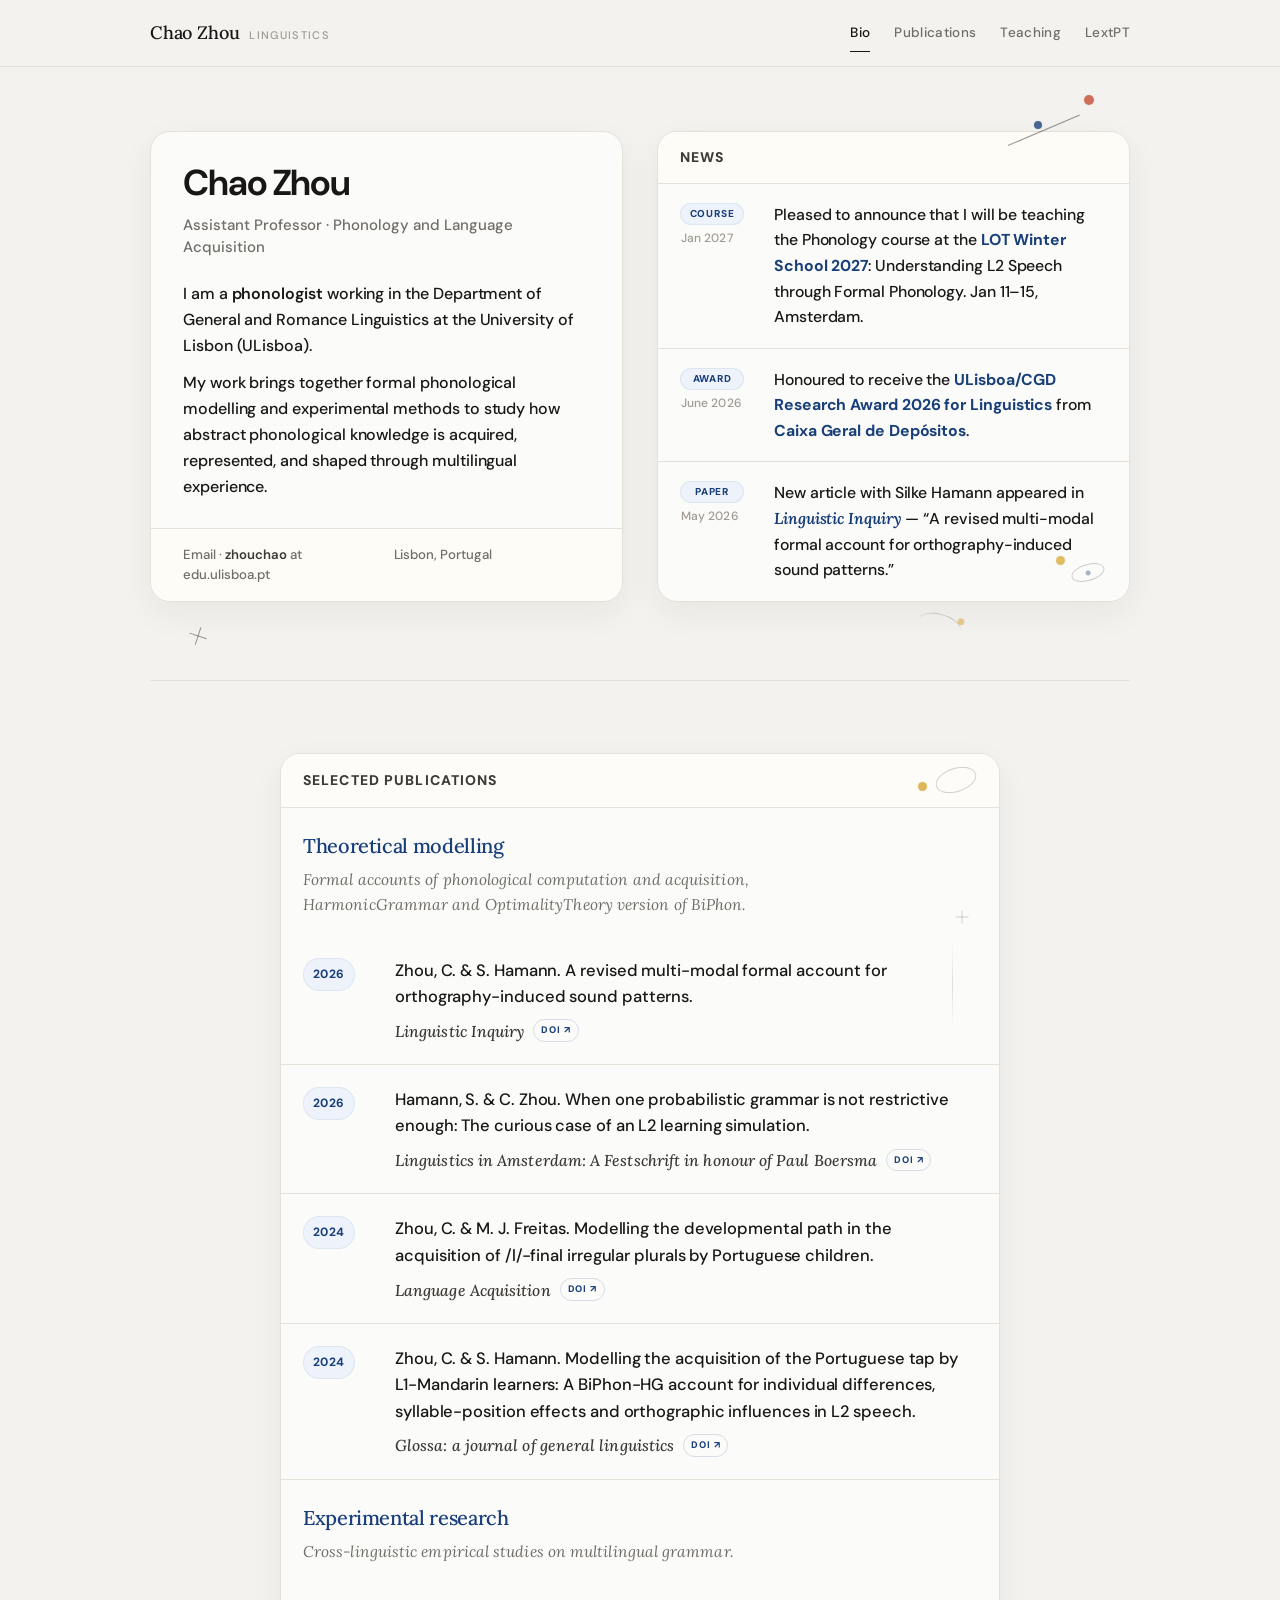
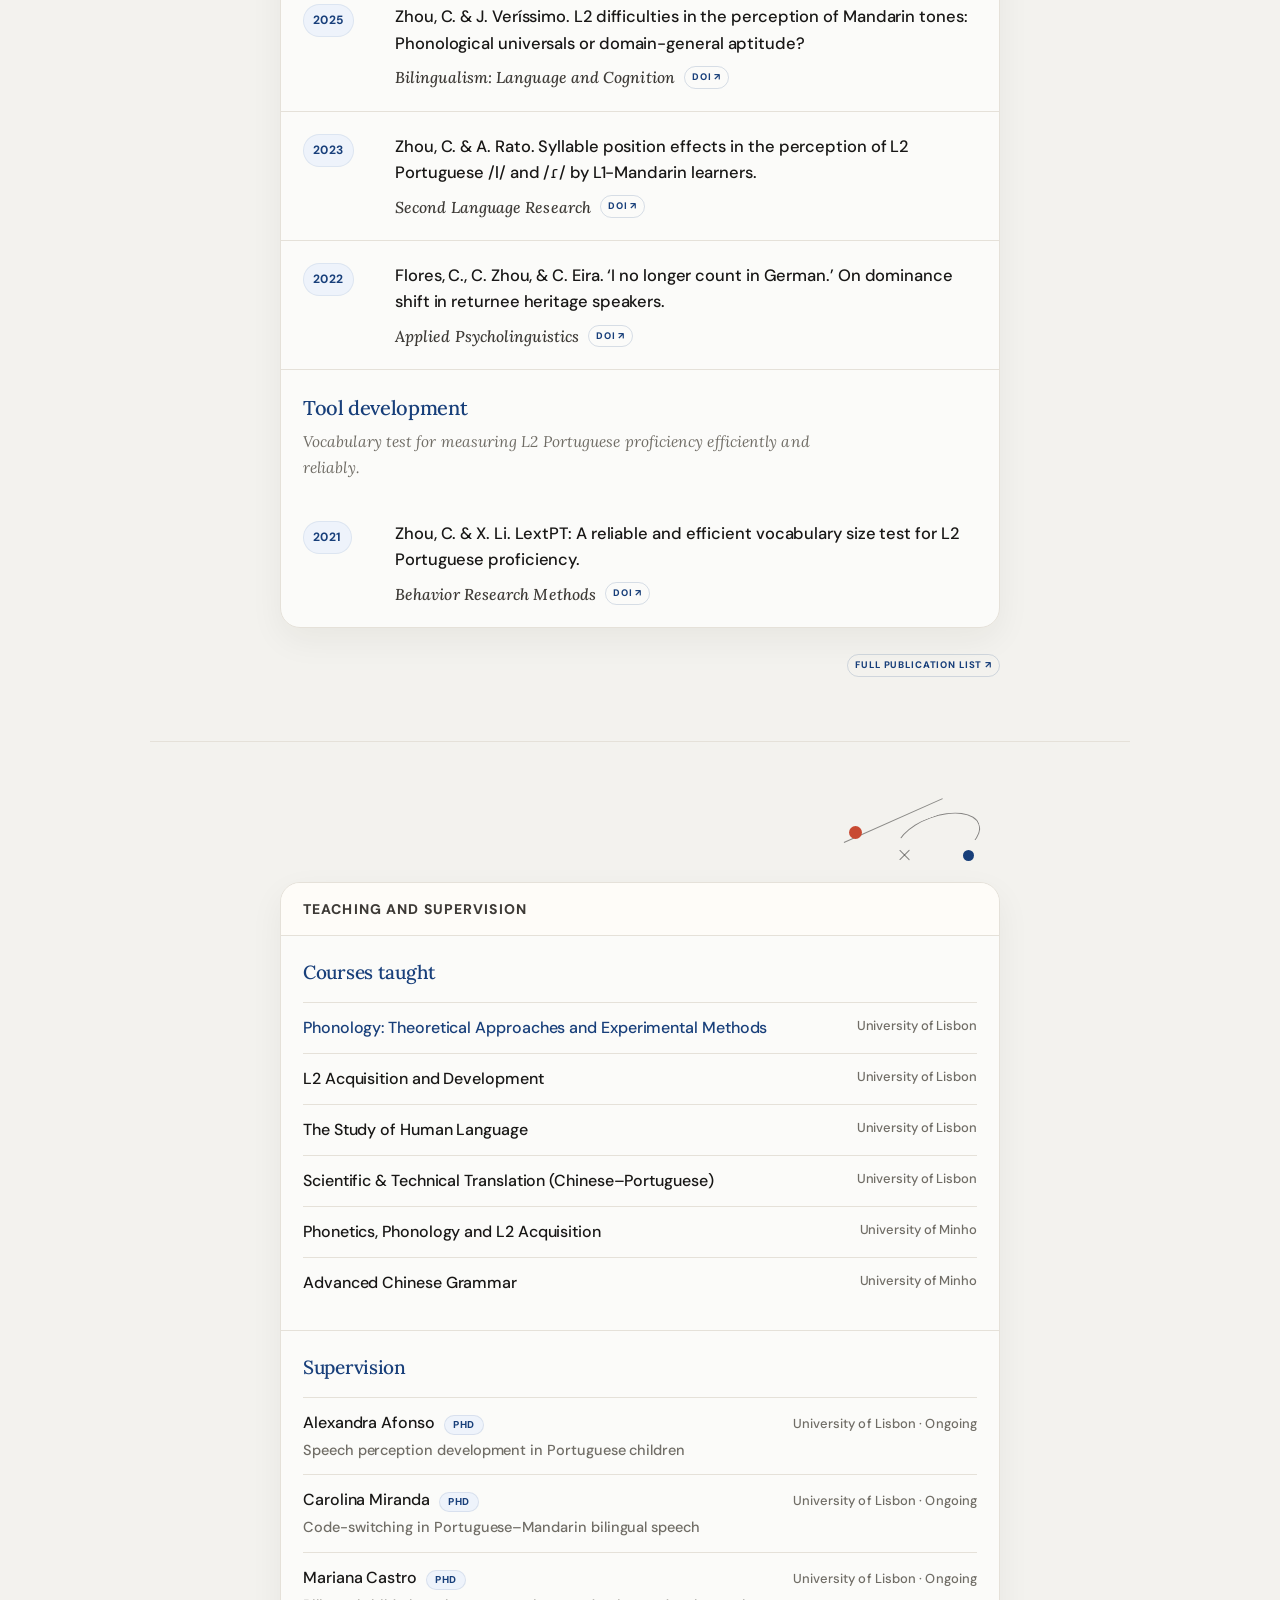
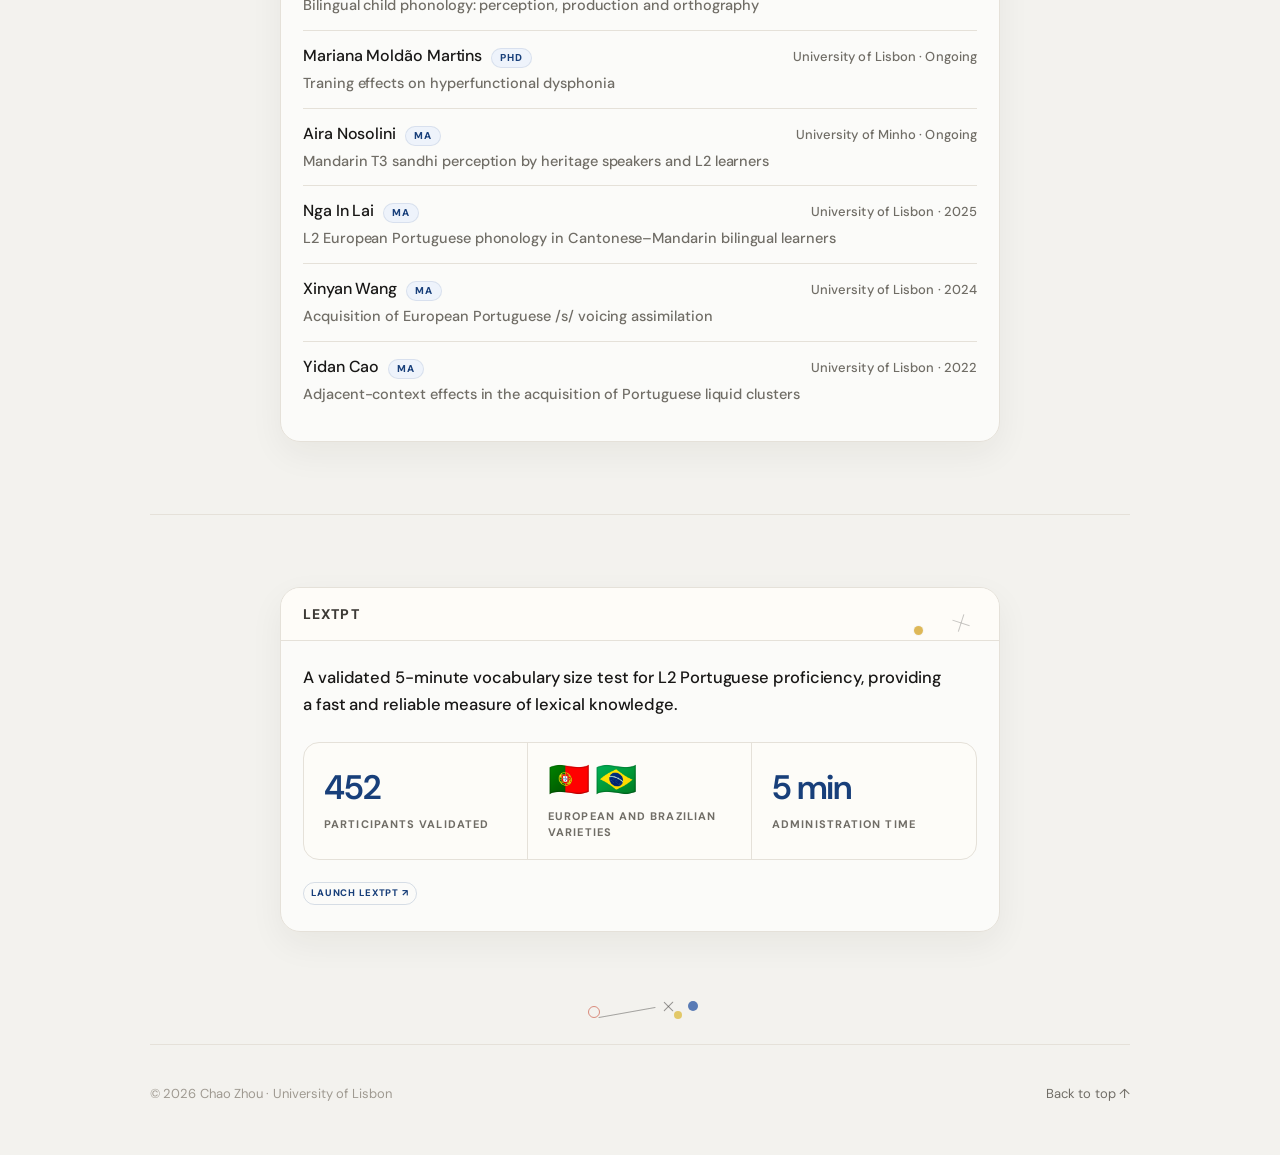
<file: index.html>
<!DOCTYPE html>
<html lang="en">
<head>
  <meta charset="UTF-8" />
  <meta name="viewport" content="width=device-width, initial-scale=1.0" />
  <meta name="description" content="Chao Zhou — Assistant Professor in phonology and language acquisition at the University of Lisbon." />
  <meta property="og:title" content="Chao Zhou | Linguistics" />
  <meta property="og:description" content="Assistant Professor in phonology and language acquisition at the University of Lisbon." />
  <meta property="og:type" content="website" />
  <meta name="twitter:card" content="summary" />
  <title>Chao Zhou | Linguistics</title>

  <link rel="preconnect" href="https://fonts.googleapis.com" />
  <link rel="preconnect" href="https://fonts.gstatic.com" crossorigin />
  <link href="https://fonts.googleapis.com/css2?family=DM+Sans:ital,opsz,wght@0,9..40,300;0,9..40,400;0,9..40,500;0,9..40,600;1,9..40,400&family=Lora:ital,wght@0,400;0,500;0,600;1,400;1,500&display=swap" rel="stylesheet" />

  <style>
    /* =========================================================
       Quiet academic / editorial design
       ========================================================= */
    :root {
      --bg: #f3f2ee;
      --paper: #fbfaf6;
      --text: #181716;
      --soft-text: #3d3a36;
      --muted: #706d66;
      --faint: #9f9a91;
      --line: #d8d4cc;
      --line-soft: #e5e1d9;
      --accent: #183f7a;
      --accent-soft: #eef3fb;
      --accent-soft-strong: #dfeafe;
      --surface: rgba(255, 255, 255, 0.68);
      --surface-hover: rgba(255, 255, 255, 0.86);
      --shadow-soft: 0 12px 34px rgba(33, 29, 24, 0.055);

      --font-serif: "Lora", Georgia, serif;
      --font-sans: "DM Sans", system-ui, -apple-system, BlinkMacSystemFont, "Segoe UI", sans-serif;

      --max: 980px;
      --narrow: 720px;
      --transition: 160ms ease;
    }

    *, *::before, *::after {
      box-sizing: border-box;
    }

    html {
      scroll-behavior: smooth;
      -webkit-font-smoothing: antialiased;
      text-rendering: optimizeLegibility;
    }

    body {
      margin: 0;
      color: var(--text);
      background: var(--bg);
      font-family: var(--font-sans);
      font-size: 16px;
      line-height: 1.75;
      letter-spacing: 0.005em;
    }

    a {
      color: inherit;
    }

    ::selection {
      background: #e4ecf8;
    }

    /* NAV */
    .nav {
      position: sticky;
      top: 0;
      z-index: 20;
      background: rgba(243, 242, 238, 0.9);
      backdrop-filter: blur(14px);
      border-bottom: 1px solid var(--line-soft);
    }

    .nav-inner {
      width: min(var(--max), calc(100% - 44px));
      min-height: 66px;
      margin: 0 auto;
      display: flex;
      align-items: center;
      justify-content: space-between;
      gap: 28px;
    }

    .brand {
      text-decoration: none;
      display: inline-flex;
      align-items: baseline;
      gap: 10px;
      min-width: max-content;
    }

    .brand-name {
      font-family: var(--font-serif);
      font-size: 18px;
      font-weight: 500;
      letter-spacing: -0.01em;
    }

    .brand-subtitle {
      color: var(--faint);
      font-size: 11px;
      font-weight: 500;
      letter-spacing: 0.12em;
      text-transform: uppercase;
    }

    .nav-links {
      display: flex;
      align-items: center;
      gap: 24px;
    }

    .nav-links a {
      position: relative;
      color: var(--muted);
      text-decoration: none;
      font-size: 13.5px;
      font-weight: 500;
      letter-spacing: 0.025em;
      transition: color var(--transition);
    }

    .nav-links a::after {
      content: "";
      position: absolute;
      left: 0;
      right: 0;
      bottom: -7px;
      height: 1px;
      background: currentColor;
      transform: scaleX(0);
      transform-origin: left;
      transition: transform var(--transition);
    }

    .nav-links a:hover,
    .nav-links a.active {
      color: var(--text);
    }

    .nav-links a.active::after,
    .nav-links a:hover::after {
      transform: scaleX(1);
    }

    /* LAYOUT */
    .wrap {
      width: min(var(--max), calc(100% - 44px));
      margin: 0 auto;
    }

    .narrow {
      max-width: var(--narrow);
      margin: 0 auto;
    }

    .section {
      padding: 72px 0;
      scroll-margin-top: 92px;
    }

    #publications {
      padding-bottom: 64px;
    }

    #teaching {
      padding-top: 72px;
    }

    .rule {
      width: min(var(--max), calc(100% - 44px));
      height: 1px;
      margin: 0 auto;
      background: var(--line-soft);
    }

    h1, h2, h3, p {
      margin-top: 0;
    }

    h2 {
      margin-bottom: 28px;
      font-family: var(--font-serif);
      font-size: clamp(26px, 3vw, 34px);
      font-weight: 500;
      line-height: 1.22;
      letter-spacing: -0.025em;
    }

    .section-kicker {
      display: none;
    }

    .section-title {
      margin-bottom: 24px;
      padding: 0 0 14px;
      border-bottom: 1px solid var(--line-soft);
      color: var(--muted);
      font-family: var(--font-sans);
      font-size: 13px;
      font-weight: 800;
      letter-spacing: 0.105em;
      line-height: 1.2;
      text-transform: uppercase;
    }

    .link {
      color: var(--accent);
      text-decoration: none;
      background-image: linear-gradient(currentColor, currentColor);
      background-position: 0 100%;
      background-repeat: no-repeat;
      background-size: 0 1px;
      transition: background-size var(--transition);
    }

    .link:hover {
      background-size: 100% 1px;
    }

    /* HERO */
    .hero {
      width: min(var(--max), calc(100% - 44px));
      margin: 0 auto;
      padding: 64px 0 78px;
      display: grid;
      grid-template-columns: 1fr 1fr;
      gap: 34px;
      align-items: stretch;
    }

    .hero > * {
      height: 100%;
    }

    .hero-main {
      height: 100%;
      overflow: hidden;
      border: 1px solid var(--line-soft);
      border-radius: 20px;
      background: var(--surface);
      box-shadow: var(--shadow-soft);
      padding: 30px 32px 0;
      display: flex;
      flex-direction: column;
    }

    .eyebrow {
      display: block;
      margin-bottom: 12px;
      color: var(--muted);
      font-size: 11px;
      font-weight: 700;
      letter-spacing: 0.14em;
      text-transform: uppercase;
    }

    .bio-name {
      margin: 0 0 10px;
      font-family: var(--font-sans);
      font-size: clamp(30px, 3.4vw, 36px);
      font-weight: 650;
      line-height: 1.16;
      letter-spacing: -0.032em;
    }

    .bio-role {
      max-width: 560px;
      margin: 0 0 22px;
      color: var(--muted);
      font-size: 15px;
      font-weight: 500;
      line-height: 1.5;
      letter-spacing: -0.002em;
    }

    .bio-text {
      max-width: 640px;
      margin-bottom: 12px;
      color: var(--text);
      font-size: 16px;
      font-weight: 500;
      line-height: 1.62;
      letter-spacing: -0.004em;
    }

    .bio-text strong {
      color: var(--text);
      font-weight: 600;
    }

    .hero-actions {
      display: none;
    }


    .contact-strip {
      margin: auto -32px 0;
      padding: 16px 32px;
      border-top: 1px solid var(--line-soft);
      background: rgba(255, 253, 248, 0.76);
      display: grid;
      grid-template-columns: 1fr 1fr;
      gap: 14px;
    }

    .contact-pill {
      color: var(--muted);
      font-size: 13.2px;
      font-weight: 500;
      line-height: 1.5;
      letter-spacing: -0.002em;
    }

    .contact-pill strong {
      color: var(--soft-text);
      font-weight: 600;
    }

    /* NEWS */
    .news-panel {
      height: 100%;
      display: flex;
      flex-direction: column;
      overflow: hidden;
      border: 1px solid var(--line-soft);
      border-radius: 20px;
      background: var(--surface);
      box-shadow: var(--shadow-soft);
    }

    .news-top {
      padding: 17px 22px;
      display: flex;
      justify-content: space-between;
      align-items: center;
      gap: 20px;
      border-bottom: 1px solid var(--line-soft);
      background: rgba(255, 253, 248, 0.76);
    }

    .news-title strong {
      display: block;
      color: var(--soft-text);
      font-family: var(--font-sans);
      font-size: 14px;
      font-weight: 800;
      letter-spacing: 0.08em;
      line-height: 1.2;
      text-transform: uppercase;
    }

    .news-title span {
      display: none;
    }

    .live-badge {
      width: fit-content;
      padding: 5px 9px;
      border-radius: 999px;
      color: var(--accent);
      background: var(--accent-soft);
      border: 1px solid rgba(24, 63, 122, 0.08);
      font-size: 12px;
      font-weight: 700;
      letter-spacing: 0.04em;
      white-space: nowrap;
    }

    .news-list {
      display: flex;
      flex-direction: column;
      flex: 1;
    }

    .news-item {
      position: relative;
      display: grid;
      grid-template-columns: 76px minmax(0, 1fr);
      gap: 18px;
      padding: 18px 22px;
      border-bottom: 1px solid var(--line-soft);
      transition: background var(--transition);
    }

    .news-item:last-child {
      border-bottom: 0;
    }

    .news-item::before {
      content: "";
      position: absolute;
      left: 0;
      top: 0;
      bottom: 0;
      width: 3px;
      background: var(--accent);
      opacity: 0;
      transition: opacity var(--transition);
    }

    .news-item:hover {
      background: var(--surface-hover);
    }

    .news-item:hover::before {
      opacity: 1;
    }

    .news-meta {
      display: flex;
      flex-direction: column;
      align-items: flex-start;
      gap: 6px;
      padding-top: 1px;
    }

    .badge {
      width: 64px;
      min-height: 22px;
      display: inline-flex;
      align-items: center;
      justify-content: center;
      padding: 4px 8px;
      border-radius: 999px;
      color: var(--accent);
      background: var(--accent-soft);
      border: 1px solid rgba(24, 63, 122, 0.08);
      font-size: 10px;
      font-weight: 800;
      letter-spacing: 0.08em;
      text-transform: uppercase;
      line-height: 1;
    }

    .date {
      display: block;
      width: 64px;
      padding-left: 1px;
      color: var(--faint);
      font-size: 12px;
      font-weight: 500;
      line-height: 1.2;
      text-align: left;
    }

    .news-text {
      margin: 0;
      color: var(--text);
      font-size: 15.8px;
      font-weight: 500;
      line-height: 1.62;
      letter-spacing: -0.005em;
    }

    .news-text strong {
      color: var(--accent);
      font-weight: 700;
    }

    .journal-flagship {
      font-family: var(--font-serif);
      font-style: italic;
      color: var(--accent);
      font-weight: 600;
    }

    /* PUBLICATIONS */
    .research-intro {
      margin: 0 0 34px;
      padding: 20px 22px;
      border: 1px solid var(--line-soft);
      border-left: 3px solid rgba(24, 63, 122, 0.52);
      border-radius: 14px;
      background: rgba(255, 253, 248, 0.58);
      color: var(--muted);
      font-family: var(--font-serif);
      font-size: 18px;
      font-style: italic;
      line-height: 1.76;
    }

    .pub-card {
      overflow: hidden;
      border: 1px solid var(--line-soft);
      border-radius: 20px;
      background: var(--surface);
      box-shadow: var(--shadow-soft);
    }

    .pub-card .section-title,
    .teaching-card .section-title {
      margin: 0;
      padding: 18px 22px;
      border-bottom: 1px solid var(--line-soft);
      background: rgba(255, 253, 248, 0.82);
      color: var(--soft-text);
      font-family: var(--font-sans);
      font-size: 14px;
      font-weight: 800;
      letter-spacing: 0.08em;
      line-height: 1.2;
      text-transform: uppercase;
    }

    .pub-card-head,
    .pub-count {
      display: none;
    }

    .publist {
      display: flex;
      flex-direction: column;
    }
    .pub-category {
      border-bottom: 1px solid var(--line-soft);
    }

    .pub-category:last-child {
      border-bottom: 0;
    }

    .pub-category-title {
      margin: 0;
      padding: 24px 22px 8px;
      color: var(--accent);
      font-family: var(--font-serif);
      font-size: 20px;
      font-weight: 500;
      line-height: 1.35;
      letter-spacing: -0.018em;
    }

    .pub-category-note {
      max-width: 560px;
      margin: 0;
      padding: 0 22px 18px;
      color: var(--muted);
      font-family: var(--font-serif);
      font-size: 15.5px;
      font-style: italic;
      font-weight: 400;
      line-height: 1.65;
    }

    .pub-category .pub:last-child {
      border-bottom: 0;
    }


    .pub {
      position: relative;
      display: grid;
      grid-template-columns: 72px minmax(0, 1fr);
      gap: 20px;
      padding: 22px;
      border-bottom: 1px solid var(--line-soft);
      transition: background var(--transition), transform var(--transition);
    }

    .pub:last-child {
      border-bottom: 0;
    }

    .pub::before {
      content: "";
      position: absolute;
      left: 0;
      top: 0;
      bottom: 0;
      width: 3px;
      background: var(--accent);
      opacity: 0;
      transition: opacity var(--transition);
    }

    .pub:hover {
      background: var(--surface-hover);
    }

    .pub:hover::before {
      opacity: 1;
    }

    .year {
      width: fit-content;
      height: fit-content;
      padding: 5px 9px;
      border-radius: 999px;
      color: var(--accent);
      background: var(--accent-soft);
      border: 1px solid rgba(24, 63, 122, 0.08);
      font-size: 12px;
      font-weight: 700;
      letter-spacing: 0.04em;
    }

    .pub-title {
      display: block;
      color: var(--text);
      font-size: 16.5px;
      font-weight: 500;
      line-height: 1.6;
      letter-spacing: -0.005em;
    }

    .journal-row {
      display: flex;
      flex-wrap: wrap;
      align-items: center;
      gap: 9px;
      margin-top: 9px;
    }

    .journal {
      color: var(--soft-text);
      font-family: var(--font-serif);
      font-size: 15.8px;
      font-weight: 500;
      font-style: italic;
      line-height: 1.4;
    }

    .doi-badge {
      display: inline-flex;
      align-items: center;
      gap: 4px;
      padding: 2px 7px;
      border-radius: 999px;
      color: var(--accent);
      background: transparent;
      border: 1px solid rgba(24, 63, 122, 0.16);
      font-size: 9.5px;
      font-weight: 800;
      letter-spacing: 0.09em;
      text-decoration: none;
      text-transform: uppercase;
      transition: background var(--transition), border-color var(--transition), transform var(--transition);
    }

    .doi-badge:hover {
      background: var(--accent-soft-strong);
      border-color: rgba(24, 63, 122, 0.2);
      transform: translateY(-1px);
    }

    .view-all-row {
      display: flex;
      justify-content: flex-end;
      align-items: center;
      gap: 22px;
      margin-top: 26px;
    }

    .view-all-note {
      color: var(--muted);
      font-size: 14px;
    }

    /* TEACHING */
    .teaching-card {
      overflow: hidden;
      border: 1px solid var(--line-soft);
      border-radius: 20px;
      background: var(--surface);
      box-shadow: var(--shadow-soft);
    }

    .teaching-body {
      padding: 0;
    }

    .teaching-block {
      padding: 24px 22px 22px;
      border-bottom: 1px solid var(--line-soft);
    }

    .teaching-block:last-child {
      border-bottom: 0;
    }

    .teaching-subtitle {
      margin: 0 0 16px;
      color: var(--accent);
      font-family: var(--font-serif);
      font-size: 19px;
      font-weight: 500;
      line-height: 1.35;
      letter-spacing: -0.015em;
    }

    .course-list {
      list-style: none;
      margin: 0;
      padding: 0;
      display: grid;
      grid-template-columns: 1fr;
      gap: 0;
      border-top: 1px solid var(--line-soft);
    }

    .course-list li {
      display: grid;
      grid-template-columns: minmax(0, 1fr) 150px;
      gap: 18px;
      padding: 13px 0;
      border-bottom: 1px solid var(--line-soft);
      color: var(--text);
      font-size: 16px;
      font-weight: 500;
      line-height: 1.5;
      letter-spacing: -0.005em;
    }

    .course-list li:last-child {
      border-bottom: 0;
    }

    .course-place {
      color: var(--muted);
      font-size: 13px;
      font-weight: 500;
      text-align: right;
      white-space: nowrap;
    }

    .supervision-list {
      border-top: 1px solid var(--line-soft);
    }

    .supervision-row {
      display: block;
      padding: 13px 0;
      border-bottom: 1px solid var(--line-soft);
    }

    .supervision-row:last-child {
      border-bottom: 0;
    }

    .supervision-head {
      display: flex;
      align-items: baseline;
      justify-content: space-between;
      gap: 18px;
    }

    .supervision-person {
      display: inline-flex;
      align-items: baseline;
      gap: 9px;
      min-width: 0;
    }

    .supervision-name {
      color: var(--text);
      font-size: 16px;
      font-weight: 500;
      line-height: 1.5;
      letter-spacing: -0.005em;
    }

    .supervision-degree {
      color: var(--muted);
      font-size: 13px;
      font-weight: 500;
      line-height: 1.45;
      text-align: right;
      white-space: nowrap;
    }

    .supervision-title {
      max-width: 560px;
      margin-top: 5px;
      color: var(--muted);
      font-size: 14.5px;
      font-weight: 500;
      line-height: 1.5;
      letter-spacing: -0.004em;
    }

    .supervision-type {
      display: inline-flex;
      width: fit-content;
      padding: 3px 8px;
      border-radius: 999px;
      color: var(--accent);
      background: var(--accent-soft);
      border: 1px solid rgba(24, 63, 122, 0.1);
      font-size: 10px;
      font-weight: 800;
      letter-spacing: 0.08em;
      line-height: 1.2;
      text-transform: uppercase;
    }

    /* LEXTPT */
    .lextpt-card {
      overflow: hidden;
      border: 1px solid var(--line-soft);
      border-radius: 20px;
      background: var(--surface);
      box-shadow: var(--shadow-soft);
    }

    .lextpt-card .section-title {
      margin: 0;
      padding: 18px 22px;
      border-bottom: 1px solid var(--line-soft);
      background: rgba(255, 253, 248, 0.82);
      color: var(--soft-text);
      font-family: var(--font-sans);
      font-size: 14px;
      font-weight: 800;
      letter-spacing: 0.08em;
      line-height: 1.2;
      text-transform: uppercase;
    }

    .lextpt-body {
      padding: 24px 22px 26px;
    }

    .lextpt-card p {
      max-width: 640px;
      margin: 0;
      color: var(--text);
      font-size: 16.5px;
      font-weight: 500;
      line-height: 1.6;
      letter-spacing: -0.005em;
    }

    .stat-row {
      display: grid;
      grid-template-columns: repeat(3, 1fr);
      gap: 0;
      margin: 24px 0 22px;
      border: 1px solid var(--line-soft);
      border-radius: 16px;
      overflow: hidden;
      background: rgba(255, 253, 248, 0.5);
    }

    .stat {
      min-height: 108px;
      padding: 20px 20px 18px;
      border-right: 1px solid var(--line-soft);
      display: flex;
      flex-direction: column;
      justify-content: center;
      gap: 12px;
    }

    .stat:last-child {
      border-right: 0;
    }

    .stat-num {
      display: block;
      margin: 0;
      color: var(--accent);
      font-family: var(--font-sans);
      font-size: clamp(24px, 3vw, 34px);
      font-weight: 600;
      line-height: 1;
      letter-spacing: -0.035em;
    }

    .stat-label {
      display: block;
      color: var(--muted);
      font-size: 11px;
      font-weight: 700;
      letter-spacing: 0.1em;
      line-height: 1.45;
      text-transform: uppercase;
    }

    .lextpt-action {
      display: flex;
      justify-content: flex-start;
      align-items: center;
    }



    /* Footer finale: a quiet Miró-style ending accent below LextPT. */
    .footer-finale-wrap {
      width: min(var(--max), calc(100% - 44px));
      margin: -6px auto 0;
      padding: 0 0 18px;
      display: flex;
      justify-content: center;
      pointer-events: none;
    }

    .footer-finale {
      position: relative;
      width: 120px;
      height: 28px;
      opacity: 0.82;
    }

    .footer-finale-line {
      position: absolute;
      left: 18px;
      top: 14px;
      width: 58px;
      height: 1.2px;
      background: rgba(24, 23, 22, 0.44);
      transform: rotate(-10deg);
      border-radius: 999px;
    }

    .footer-finale-red {
      position: absolute;
      left: 8px;
      top: 8px;
      width: 12px;
      height: 12px;
      border: 1.3px solid rgba(200, 74, 50, 0.74);
      border-radius: 50%;
      background: transparent;
    }

    .footer-finale-yellow {
      position: absolute;
      right: 18px;
      top: 13px;
      width: 8px;
      height: 8px;
      border-radius: 50%;
      background: rgba(221, 185, 56, 0.9);
    }

    .footer-finale-blue {
      position: absolute;
      right: 2px;
      top: 3px;
      width: 10px;
      height: 10px;
      border-radius: 50%;
      background: rgba(34, 81, 161, 0.9);
    }

    .footer-finale-star {
      position: absolute;
      left: 82px;
      top: 2px;
      width: 13px;
      height: 13px;
    }

    .footer-finale-star::before,
    .footer-finale-star::after {
      content: "";
      position: absolute;
      left: 6px;
      top: 0;
      width: 1.25px;
      height: 13px;
      background: rgba(24, 23, 22, 0.52);
      border-radius: 999px;
    }

    .footer-finale-star::before {
      transform: rotate(45deg);
    }

    .footer-finale-star::after {
      transform: rotate(-45deg);
    }

    @media (max-width: 680px) {
      .footer-finale-wrap {
        width: min(100% - 30px, var(--max));
        padding-bottom: 16px;
      }
    }

    /* FOOTER */
    .footer {
      width: min(var(--max), calc(100% - 44px));
      margin: 0 auto;
      padding: 38px 0 48px;
      border-top: 1px solid var(--line-soft);
      display: flex;
      align-items: center;
      justify-content: space-between;
      gap: 20px;
      color: var(--faint);
      font-size: 13px;
    }

    .back-top {
      color: var(--muted);
      text-decoration: none;
      border-bottom: 1px solid transparent;
      transition: color var(--transition), border-color var(--transition);
    }

    .back-top:hover {
      color: var(--text);
      border-color: var(--text);
    }

    /* Subtle entrance; no decorative motion */
    .reveal {
      opacity: 0;
      transform: translateY(8px);
      transition: opacity 420ms ease, transform 420ms ease;
    }

    .reveal.is-visible {
      opacity: 1;
      transform: translateY(0);
    }

    @media (prefers-reduced-motion: reduce) {
      *, *::before, *::after {
        animation-duration: 1ms !important;
        scroll-behavior: auto !important;
        transition-duration: 1ms !important;
      }
      .reveal {
        opacity: 1;
        transform: none;
      }
    }

    /* RESPONSIVE */
    @media (max-width: 860px) {
      .hero {
        grid-template-columns: 1fr;
        gap: 24px;
        padding-top: 48px;
      }

      .two-column,
      .stat-row {
        grid-template-columns: 1fr;
      }

      .course-list li,
      .supervision-row {
        grid-template-columns: 1fr;
        gap: 6px;
      }

      .course-place {
        text-align: left;
      }

      .supervision-head {
        align-items: flex-start;
        flex-direction: column;
        justify-content: flex-start;
        gap: 5px;
      }

      .supervision-person {
        display: flex;
        align-items: center;
        flex-wrap: wrap;
        gap: 7px;
      }

      .supervision-degree {
        text-align: left;
        white-space: normal;
      }

      .supervision-title {
        max-width: none;
        margin-top: 7px;
      }

      .stat {
        border-right: 0;
        border-bottom: 1px solid var(--line-soft);
      }

      .stat:last-child {
        border-bottom: 0;
      }
    }



    /* Stronger Miró accents for Teaching and LextPT: visible corner compositions, still outside reading flow. */
    .miro-large-arc {
      width: 94px;
      height: 54px;
      border: 1.7px solid rgba(24, 23, 22, 0.52);
      border-left-color: transparent;
      border-bottom-color: transparent;
      border-radius: 50%;
      transform: rotate(-24deg);
    }

    .miro-long-thread {
      width: 122px;
      height: 1.45px;
      background: rgba(24, 23, 22, 0.55);
      transform-origin: left center;
    }

    .miro-large-dot {
      width: 15px;
      height: 15px;
      border-radius: 50%;
      background: #c84a32;
      box-shadow: 0 0 0 1px rgba(24, 23, 22, 0.08);
    }

    .miro-large-dot.blue {
      width: 13px;
      height: 13px;
      background: #183f7a;
    }

    .miro-large-dot.yellow {
      width: 14px;
      height: 14px;
      background: #d6a62c;
    }

    .miro-large-star {
      width: 30px;
      height: 30px;
    }

    .miro-large-star::before,
    .miro-large-star::after {
      content: "";
      position: absolute;
      left: 50%;
      top: 50%;
      width: 30px;
      height: 1.45px;
      background: rgba(24, 23, 22, 0.6);
      transform-origin: center;
    }

    .miro-large-star::before {
      transform: translate(-50%, -50%) rotate(14deg);
    }

    .miro-large-star::after {
      transform: translate(-50%, -50%) rotate(104deg);
    }

    .miro-vertical-ladder-strong {
      width: 1.35px;
      height: 132px;
      background: rgba(24, 23, 22, 0.38);
    }

    .miro-vertical-ladder-strong::before,
    .miro-vertical-ladder-strong::after {
      content: "";
      position: absolute;
      left: -13px;
      width: 28px;
      height: 1.1px;
      background: rgba(24, 23, 22, 0.38);
    }

    .miro-vertical-ladder-strong::before {
      top: 34px;
      transform: rotate(-14deg);
    }

    .miro-vertical-ladder-strong::after {
      top: 84px;
      transform: rotate(12deg);
    }

    .teaching-card .miro-teaching-arc {
      right: 16px;
      top: 68px;
      opacity: 0.74;
      z-index: 4;
    }

    .teaching-card .miro-teaching-thread-strong {
      right: 42px;
      top: 170px;
      transform: rotate(-31deg);
      opacity: 0.72;
      z-index: 4;
    }

    .teaching-card .miro-teaching-large-red {
      right: 132px;
      top: 132px;
      opacity: 0.92;
      z-index: 4;
    }

    .teaching-card .miro-teaching-large-blue {
      right: 28px;
      top: 186px;
      opacity: 0.92;
      z-index: 4;
    }

    .teaching-card .miro-teaching-large-star {
      left: 24px;
      bottom: 68px;
      opacity: 0.64;
      z-index: 4;
    }

    .teaching-card .miro-teaching-ladder {
      left: 52px;
      bottom: 112px;
      transform: rotate(-8deg);
      opacity: 0.62;
      z-index: 4;
    }

    .lextpt-card .miro-lextpt-arc {
      left: 22px;
      top: 88px;
      width: 116px;
      height: 66px;
      transform: rotate(18deg);
      opacity: 0.72;
      z-index: 4;
    }

    .lextpt-card .miro-lextpt-thread-strong {
      right: 26px;
      top: 106px;
      width: 142px;
      transform: rotate(24deg);
      opacity: 0.74;
      z-index: 4;
    }

    .lextpt-card .miro-lextpt-large-yellow {
      right: 146px;
      top: 78px;
      opacity: 0.92;
      z-index: 4;
    }

    .lextpt-card .miro-lextpt-large-red {
      left: 98px;
      top: 164px;
      opacity: 0.88;
      z-index: 4;
    }

    .lextpt-card .miro-lextpt-large-blue {
      right: 54px;
      bottom: 74px;
      opacity: 0.92;
      z-index: 4;
    }

    .lextpt-card .miro-lextpt-large-star {
      right: 104px;
      bottom: 42px;
      opacity: 0.62;
      z-index: 4;
    }

    @media (max-width: 680px) {
      .nav-inner {
        width: min(100% - 30px, var(--max));
        min-height: auto;
        padding: 14px 0;
        align-items: flex-start;
        flex-direction: column;
        gap: 12px;
      }

      .nav-links {
        width: 100%;
        gap: 18px;
        overflow-x: auto;
        scrollbar-width: none;
      }

      .nav-links a {
        font-size: 13px;
      }

      .nav-links::-webkit-scrollbar {
        display: none;
      }

      .wrap,
      .hero,
      .rule,
      .footer {
        width: min(100% - 30px, var(--max));
      }

      .section {
        padding: 58px 0;
        scroll-margin-top: 120px;
      }

      #publications {
        padding-bottom: 52px;
      }

      #teaching {
        padding-top: 58px;
      }

      .news-item,
      .pub {
        grid-template-columns: 1fr;
        gap: 10px;
      }

      .contact-strip {
        grid-template-columns: 1fr;
      }

      .pub {
        padding: 20px 18px;
      }

      .news-meta {
        flex-direction: column;
        align-items: flex-start;
        gap: 6px;
      }

      .view-all-row,
      .footer {
        align-items: flex-start;
        flex-direction: column;
      }
    }


    /* MIRÓ-INSPIRED MICRO ACCENTS
       Subtle geometric marks: used sparingly so the site stays academic. */
    .miro-mark {
      position: absolute;
      pointer-events: none;
      z-index: 4;
      opacity: 0.78;
    }

    .miro-dot {
      width: 10px;
      height: 10px;
      border-radius: 50%;
      background: #c84a32;
      box-shadow: 0 0 0 1px rgba(24, 23, 22, 0.04);
    }

    .miro-dot.blue {
      width: 8px;
      height: 8px;
      background: #183f7a;
    }

    .miro-dot.yellow {
      width: 9px;
      height: 9px;
      background: #d6a62c;
    }

    .miro-line {
      width: 78px;
      height: 1.25px;
      background: rgba(24, 23, 22, 0.58);
      transform-origin: left center;
    }

    .miro-stem {
      width: 1.25px;
      height: 56px;
      background: rgba(24, 23, 22, 0.5);
    }

    .miro-star {
      width: 20px;
      height: 20px;
    }

    .miro-star::before,
    .miro-star::after {
      content: "";
      position: absolute;
      left: 50%;
      top: 50%;
      width: 18px;
      height: 1.2px;
      background: rgba(24, 23, 22, 0.58);
      transform-origin: center;
    }

    .miro-star::before {
      transform: translate(-50%, -50%) rotate(18deg);
    }

    .miro-star::after {
      transform: translate(-50%, -50%) rotate(108deg);
    }

    .miro-orbit {
      width: 42px;
      height: 24px;
      border: 1.25px solid rgba(24, 23, 22, 0.38);
      border-radius: 50%;
      transform: rotate(-18deg);
    }

    .miro-ring {
      width: 16px;
      height: 16px;
      border: 1.35px solid rgba(200, 74, 50, 0.72);
      border-radius: 50%;
      background: transparent;
    }

    .miro-eye {
      width: 34px;
      height: 17px;
      border: 1.15px solid rgba(24, 23, 22, 0.42);
      border-radius: 60% 45% 60% 45%;
      transform: rotate(-12deg);
    }

    .miro-eye::after {
      content: "";
      position: absolute;
      left: 50%;
      top: 50%;
      width: 5px;
      height: 5px;
      border-radius: 50%;
      background: #183f7a;
      transform: translate(-50%, -50%);
      opacity: 0.82;
    }

    .miro-comet {
      width: 44px;
      height: 24px;
      border-top: 1.15px solid rgba(24, 23, 22, 0.36);
      border-radius: 50%;
      transform: rotate(18deg);
    }

    .miro-comet::after {
      content: "";
      position: absolute;
      right: 0;
      top: -3px;
      width: 7px;
      height: 7px;
      border-radius: 50%;
      background: #d6a62c;
    }

    .miro-tiny-star {
      width: 14px;
      height: 14px;
    }

    .miro-tiny-star::before,
    .miro-tiny-star::after {
      content: "";
      position: absolute;
      left: 50%;
      top: 50%;
      width: 13px;
      height: 1px;
      background: rgba(24, 23, 22, 0.45);
      transform-origin: center;
    }

    .miro-tiny-star::before {
      transform: translate(-50%, -50%) rotate(0deg);
    }

    .miro-tiny-star::after {
      transform: translate(-50%, -50%) rotate(90deg);
    }

    .miro-vertical-thread {
      width: 1px;
      height: 86px;
      background: linear-gradient(to bottom, transparent, rgba(24, 23, 22, 0.3), transparent);
    }

    .miro-cross-thread {
      width: 52px;
      height: 28px;
    }

    .miro-cross-thread::before,
    .miro-cross-thread::after {
      content: "";
      position: absolute;
      left: 0;
      top: 50%;
      width: 52px;
      height: 1.05px;
      background: rgba(24, 23, 22, 0.42);
      transform-origin: center;
    }

    .miro-cross-thread::before {
      transform: rotate(-18deg);
    }

    .miro-cross-thread::after {
      transform: rotate(76deg);
      width: 32px;
      left: 13px;
    }

    .miro-half-moon {
      width: 30px;
      height: 30px;
      border: 1.25px solid rgba(24, 23, 22, 0.36);
      border-left-color: transparent;
      border-bottom-color: transparent;
      border-radius: 50%;
      transform: rotate(-18deg);
    }

    .miro-soft-ladder {
      width: 1px;
      height: 94px;
      background: rgba(24, 23, 22, 0.28);
    }

    .miro-soft-ladder::before,
    .miro-soft-ladder::after {
      content: "";
      position: absolute;
      left: -10px;
      width: 22px;
      height: 1px;
      background: rgba(24, 23, 22, 0.28);
    }

    .miro-soft-ladder::before {
      top: 25px;
      transform: rotate(-12deg);
    }

    .miro-soft-ladder::after {
      top: 62px;
      transform: rotate(11deg);
    }


    .hero,
    .news-panel,
    .pub-card,
    .teaching-card,
    .lextpt-card {
      position: relative;
    }

    .hero-main,
    .news-panel > *:not(.miro-mark),
    .pub-card > *:not(.miro-mark),
    .teaching-card > *:not(.miro-mark),
    .lextpt-card > *:not(.miro-mark) {
      position: relative;
      z-index: 1;
    }

    .hero .miro-dot.red-hero {
      right: 36px;
      top: 28px;
    }

    .hero .miro-dot.blue-hero {
      right: 88px;
      top: 54px;
    }

    .hero .miro-line.hero-line {
      right: 44px;
      top: 78px;
      transform: rotate(-23deg);
    }

    .hero .miro-star.hero-star {
      left: 38px;
      bottom: 34px;
    }

    .pub-card .miro-orbit.pub-orbit {
      right: 22px;
      top: 14px;
      opacity: 0.5;
    }

    .pub-card .miro-dot.yellow.pub-dot {
      right: 72px;
      top: 28px;
    }

    .teaching-card .miro-stem.teaching-stem {
      right: 28px;
      top: 24px;
      transform: rotate(16deg);
      opacity: 0.42;
    }

    .teaching-card .miro-dot.blue.teaching-dot {
      right: 18px;
      top: 74px;
    }

    .lextpt-card .miro-star.lextpt-star {
      right: 28px;
      top: 24px;
      opacity: 0.46;
    }

    .lextpt-card .miro-dot.yellow.lextpt-dot {
      right: 58px;
      top: 62px;
    }


    .hero .miro-ring.hero-ring {
      left: 18px;
      top: 28px;
      opacity: 0.58;
    }

    .hero .miro-comet.hero-comet {
      right: 168px;
      bottom: 42px;
      opacity: 0.5;
    }

    .news-panel .miro-eye.news-eye {
      right: 24px;
      bottom: 20px;
      opacity: 0.46;
    }

    .news-panel .miro-dot.yellow.news-dot {
      right: 64px;
      bottom: 36px;
      opacity: 0.72;
    }

    .pub-card .miro-dot.pub-red-dot {
      left: 24px;
      top: 72px;
      opacity: 0.62;
    }

    .pub-card .miro-tiny-star.pub-star-one {
      right: 30px;
      top: 156px;
      opacity: 0.42;
    }

    .pub-card .miro-vertical-thread.pub-thread {
      right: 46px;
      top: 188px;
      opacity: 0.42;
    }

    .teaching-card .miro-ring.teaching-ring {
      left: 26px;
      top: 74px;
      opacity: 0.5;
    }

    .teaching-card .miro-comet.teaching-comet {
      right: 34px;
      bottom: 30px;
      opacity: 0.42;
    }

    .lextpt-card .miro-line.lextpt-line {
      right: 26px;
      bottom: 32px;
      width: 62px;
      transform: rotate(-16deg);
      opacity: 0.4;
    }

    .lextpt-card .miro-dot.blue.lextpt-blue-dot {
      right: 98px;
      bottom: 28px;
      opacity: 0.76;
    }

    .teaching-card .miro-stem.teaching-stem {
      height: 92px;
      right: 38px;
      top: 58px;
      opacity: 0.5;
    }

    .teaching-card .miro-dot.blue.teaching-dot {
      right: 22px;
      top: 124px;
      opacity: 0.84;
    }

    .teaching-card .miro-ring.teaching-ring {
      left: 24px;
      top: 84px;
      width: 20px;
      height: 20px;
      opacity: 0.68;
    }

    .teaching-card .miro-comet.teaching-comet {
      right: 48px;
      bottom: 50px;
      width: 68px;
      opacity: 0.52;
    }

    .teaching-card .miro-dot.yellow.teaching-yellow-dot {
      left: 60px;
      top: 122px;
      opacity: 0.78;
    }

    .teaching-card .miro-cross-thread.teaching-cross {
      right: 96px;
      top: 34px;
      opacity: 0.48;
      transform: rotate(6deg);
    }

    .teaching-card .miro-tiny-star.teaching-star {
      right: 28px;
      bottom: 124px;
      opacity: 0.48;
    }

    .lextpt-card .miro-star.lextpt-star {
      right: 30px;
      top: 32px;
      opacity: 0.58;
    }

    .lextpt-card .miro-dot.yellow.lextpt-dot {
      right: 74px;
      top: 74px;
      opacity: 0.84;
    }

    .lextpt-card .miro-line.lextpt-line {
      right: 34px;
      bottom: 38px;
      width: 92px;
      opacity: 0.48;
    }

    .lextpt-card .miro-dot.blue.lextpt-blue-dot {
      right: 134px;
      bottom: 32px;
      opacity: 0.84;
    }

    .lextpt-card .miro-half-moon.lextpt-moon {
      left: 26px;
      top: 78px;
      opacity: 0.58;
    }

    .lextpt-card .miro-soft-ladder.lextpt-ladder {
      right: 28px;
      top: 108px;
      opacity: 0.44;
      transform: rotate(11deg);
    }

    .lextpt-card .miro-dot.lextpt-red-dot {
      left: 62px;
      bottom: 44px;
      opacity: 0.7;
    }



    /* Stronger Miró accents for Teaching and LextPT: visible corner compositions, still outside reading flow. */
    .miro-large-arc {
      width: 94px;
      height: 54px;
      border: 1.7px solid rgba(24, 23, 22, 0.52);
      border-left-color: transparent;
      border-bottom-color: transparent;
      border-radius: 50%;
      transform: rotate(-24deg);
    }

    .miro-long-thread {
      width: 122px;
      height: 1.45px;
      background: rgba(24, 23, 22, 0.55);
      transform-origin: left center;
    }

    .miro-large-dot {
      width: 15px;
      height: 15px;
      border-radius: 50%;
      background: #c84a32;
      box-shadow: 0 0 0 1px rgba(24, 23, 22, 0.08);
    }

    .miro-large-dot.blue {
      width: 13px;
      height: 13px;
      background: #183f7a;
    }

    .miro-large-dot.yellow {
      width: 14px;
      height: 14px;
      background: #d6a62c;
    }

    .miro-large-star {
      width: 30px;
      height: 30px;
    }

    .miro-large-star::before,
    .miro-large-star::after {
      content: "";
      position: absolute;
      left: 50%;
      top: 50%;
      width: 30px;
      height: 1.45px;
      background: rgba(24, 23, 22, 0.6);
      transform-origin: center;
    }

    .miro-large-star::before {
      transform: translate(-50%, -50%) rotate(14deg);
    }

    .miro-large-star::after {
      transform: translate(-50%, -50%) rotate(104deg);
    }

    .miro-vertical-ladder-strong {
      width: 1.35px;
      height: 132px;
      background: rgba(24, 23, 22, 0.38);
    }

    .miro-vertical-ladder-strong::before,
    .miro-vertical-ladder-strong::after {
      content: "";
      position: absolute;
      left: -13px;
      width: 28px;
      height: 1.1px;
      background: rgba(24, 23, 22, 0.38);
    }

    .miro-vertical-ladder-strong::before {
      top: 34px;
      transform: rotate(-14deg);
    }

    .miro-vertical-ladder-strong::after {
      top: 84px;
      transform: rotate(12deg);
    }

    .teaching-card .miro-teaching-arc {
      right: 16px;
      top: 68px;
      opacity: 0.74;
      z-index: 4;
    }

    .teaching-card .miro-teaching-thread-strong {
      right: 42px;
      top: 170px;
      transform: rotate(-31deg);
      opacity: 0.72;
      z-index: 4;
    }

    .teaching-card .miro-teaching-large-red {
      right: 132px;
      top: 132px;
      opacity: 0.92;
      z-index: 4;
    }

    .teaching-card .miro-teaching-large-blue {
      right: 28px;
      top: 186px;
      opacity: 0.92;
      z-index: 4;
    }

    .teaching-card .miro-teaching-large-star {
      left: 24px;
      bottom: 68px;
      opacity: 0.64;
      z-index: 4;
    }

    .teaching-card .miro-teaching-ladder {
      left: 52px;
      bottom: 112px;
      transform: rotate(-8deg);
      opacity: 0.62;
      z-index: 4;
    }

    .lextpt-card .miro-lextpt-arc {
      left: 22px;
      top: 88px;
      width: 116px;
      height: 66px;
      transform: rotate(18deg);
      opacity: 0.72;
      z-index: 4;
    }

    .lextpt-card .miro-lextpt-thread-strong {
      right: 26px;
      top: 106px;
      width: 142px;
      transform: rotate(24deg);
      opacity: 0.74;
      z-index: 4;
    }

    .lextpt-card .miro-lextpt-large-yellow {
      right: 146px;
      top: 78px;
      opacity: 0.92;
      z-index: 4;
    }

    .lextpt-card .miro-lextpt-large-red {
      left: 98px;
      top: 164px;
      opacity: 0.88;
      z-index: 4;
    }

    .lextpt-card .miro-lextpt-large-blue {
      right: 54px;
      bottom: 74px;
      opacity: 0.92;
      z-index: 4;
    }

    .lextpt-card .miro-lextpt-large-star {
      right: 104px;
      bottom: 42px;
      opacity: 0.62;
      z-index: 4;
    }

    @media (max-width: 680px) {
      .hero .miro-line.hero-line,
      .hero .miro-star.hero-star,
      .hero .miro-comet.hero-comet,
      .pub-card .miro-vertical-thread.pub-thread,
      .teaching-card .miro-stem.teaching-stem,
      .teaching-card .miro-comet.teaching-comet,
      .teaching-card .miro-cross-thread.teaching-cross,
      .lextpt-card .miro-line.lextpt-line,
      .lextpt-card .miro-soft-ladder.lextpt-ladder {
        display: none;
      }

      .miro-mark {
        opacity: 0.55;
      }
    }

  

    /* Text-safe Miró refinements: remove lower-left Teaching marks and move LextPT marks away from copy. */
    .teaching-card .miro-teaching-large-star,
    .teaching-card .miro-teaching-ladder {
      display: none !important;
    }

    .lextpt-card .miro-lextpt-arc {
      left: -56px !important;
      top: 116px !important;
      width: 112px !important;
      height: 64px !important;
      opacity: 0.5 !important;
      z-index: 2 !important;
    }

    .lextpt-card .miro-lextpt-thread-strong {
      right: -34px !important;
      top: 44px !important;
      width: 116px !important;
      opacity: 0.56 !important;
      z-index: 2 !important;
    }

    .lextpt-card .miro-lextpt-large-yellow {
      right: 82px !important;
      top: 25px !important;
      opacity: 0.82 !important;
      z-index: 2 !important;
    }

    .lextpt-card .miro-lextpt-large-red {
      display: none !important;
    }

    .lextpt-card .miro-lextpt-large-blue {
      right: 24px !important;
      bottom: 20px !important;
      opacity: 0.62 !important;
      z-index: 2 !important;
    }

    .lextpt-card .miro-lextpt-large-star {
      right: 70px !important;
      bottom: 17px !important;
      opacity: 0.34 !important;
      z-index: 2 !important;
    }

    @media (max-width: 680px) {
      .lextpt-card .miro-lextpt-arc,
      .lextpt-card .miro-lextpt-thread-strong,
      .lextpt-card .miro-lextpt-large-blue,
      .lextpt-card .miro-lextpt-large-star {
        opacity: 0.28 !important;
      }
      .lextpt-card .miro-lextpt-large-yellow {
        right: 28px !important;
        top: 22px !important;
      }
    }


    /* LextPT: reduced Miró accents, kept safely in the top-right corner. */
    .lextpt-card .miro-line.lextpt-line,
    .lextpt-card .miro-dot.blue.lextpt-blue-dot,
    .lextpt-card .miro-half-moon.lextpt-moon,
    .lextpt-card .miro-soft-ladder.lextpt-ladder,
    .lextpt-card .miro-dot.lextpt-red-dot,
    .lextpt-card .miro-lextpt-arc,
    .lextpt-card .miro-lextpt-thread-strong,
    .lextpt-card .miro-lextpt-large-yellow,
    .lextpt-card .miro-lextpt-large-red,
    .lextpt-card .miro-lextpt-large-blue,
    .lextpt-card .miro-lextpt-large-star {
      display: none !important;
    }

    .lextpt-card .miro-star.lextpt-star {
      right: 28px !important;
      top: 25px !important;
      opacity: 0.42 !important;
      z-index: 2 !important;
    }

    .lextpt-card .miro-dot.yellow.lextpt-dot {
      right: 76px !important;
      top: 38px !important;
      opacity: 0.78 !important;
      z-index: 2 !important;
    }

  

    /* Teaching refinements: move Miró accents upward and away from text blocks. */
    .teaching-card .miro-stem.teaching-stem {
      right: 32px !important;
      top: 32px !important;
      height: 72px !important;
      opacity: 0.42 !important;
    }

    .teaching-card .miro-dot.blue.teaching-dot {
      right: 20px !important;
      top: 92px !important;
      opacity: 0.8 !important;
    }

    .teaching-card .miro-cross-thread.teaching-cross {
      right: 94px !important;
      top: 24px !important;
      opacity: 0.4 !important;
    }

    .teaching-card .miro-teaching-arc {
      right: 14px !important;
      top: 24px !important;
      opacity: 0.58 !important;
    }

    .teaching-card .miro-teaching-thread-strong {
      right: 36px !important;
      top: 112px !important;
      transform: rotate(-26deg) !important;
      opacity: 0.56 !important;
    }

    .teaching-card .miro-teaching-large-red {
      right: 126px !important;
      top: 62px !important;
      opacity: 0.88 !important;
    }

    .teaching-card .miro-teaching-large-blue {
      right: 28px !important;
      top: 126px !important;
      opacity: 0.88 !important;
    }

    .teaching-card .miro-comet.teaching-comet {
      right: 126px !important;
      top: 124px !important;
      bottom: auto !important;
      width: 54px !important;
      transform: rotate(-18deg) !important;
      opacity: 0.36 !important;
    }

    .teaching-card .miro-tiny-star.teaching-star {
      right: 72px !important;
      top: 148px !important;
      bottom: auto !important;
      opacity: 0.34 !important;
    }

    .teaching-card .miro-teaching-large-star,
    .teaching-card .miro-teaching-ladder {
      display: none !important;
    }

    @media (max-width: 680px) {
      .teaching-card .miro-teaching-thread-strong,
      .teaching-card .miro-comet.teaching-comet,
      .teaching-card .miro-tiny-star.teaching-star {
        opacity: 0.22 !important;
      }

      .teaching-card .miro-teaching-large-red {
        right: 92px !important;
        top: 72px !important;
      }

      .teaching-card .miro-teaching-large-blue {
        right: 18px !important;
        top: 118px !important;
      }
    }

  

    /* Move Teaching Miró accents above the card, between publications and Teaching. */
    .teaching-card .miro-mark {
      display: none !important;
    }

    .teaching-prelude {
      position: relative;
      height: 54px;
      margin: 2px 0 12px;
      pointer-events: none;
      overflow: visible;
    }

    .teaching-prelude-mark {
      position: absolute;
      display: block;
    }

    .teaching-prelude-arc {
      right: 18px;
      top: 0;
      width: 88px;
      height: 46px;
      border: 1.6px solid rgba(24, 23, 22, 0.5);
      border-left-color: transparent;
      border-bottom-color: transparent;
      border-radius: 50%;
      transform: rotate(-20deg);
    }

    .teaching-prelude-thread {
      right: 48px;
      top: 26px;
      width: 108px;
      height: 1.35px;
      background: rgba(24, 23, 22, 0.48);
      transform: rotate(-24deg);
      transform-origin: left center;
    }

    .teaching-prelude-red {
      right: 138px;
      top: 10px;
      width: 13px;
      height: 13px;
      border-radius: 50%;
      background: #c84a32;
    }

    .teaching-prelude-blue {
      right: 26px;
      top: 34px;
      width: 11px;
      height: 11px;
      border-radius: 50%;
      background: #183f7a;
    }

    .teaching-prelude-star {
      right: 88px;
      top: 32px;
      width: 14px;
      height: 14px;
    }

    .teaching-prelude-star::before,
    .teaching-prelude-star::after {
      content: "";
      position: absolute;
      left: 6px;
      top: 0;
      width: 1.2px;
      height: 14px;
      background: rgba(24, 23, 22, 0.5);
      border-radius: 999px;
    }

    .teaching-prelude-star::before {
      transform: rotate(45deg);
    }

    .teaching-prelude-star::after {
      transform: rotate(-45deg);
    }

    @media (max-width: 680px) {
      .teaching-prelude {
        height: 42px;
        margin-bottom: 10px;
      }
      .teaching-prelude-arc {
        right: 10px;
        width: 72px;
        height: 38px;
      }
      .teaching-prelude-thread {
        right: 34px;
        width: 88px;
      }
      .teaching-prelude-red {
        right: 112px;
      }
      .teaching-prelude-blue {
        right: 16px;
      }
      .teaching-prelude-star {
        right: 70px;
      }
    }

  </style>
</head>
<body>
  <header class="nav" aria-label="Site navigation">
    <div class="nav-inner">
      <a class="brand" href="#top" aria-label="Chao Zhou homepage">
        <span class="brand-name">Chao Zhou</span>
        <span class="brand-subtitle">Linguistics</span>
      </a>

      <nav class="nav-links" aria-label="Primary navigation">
        <a href="#top" class="active">Bio</a>
        <a href="#publications">Publications</a>
        <a href="#teaching">Teaching</a>
        <a href="#lextpt">LextPT</a>
      </nav>
    </div>
  </header>

  <main id="top" class="hero">
    <span class="miro-mark miro-dot red-hero" aria-hidden="true"></span>
    <span class="miro-mark miro-dot blue blue-hero" aria-hidden="true"></span>
        <span class="miro-mark miro-line hero-line" aria-hidden="true"></span>
    <span class="miro-mark miro-star hero-star" aria-hidden="true"></span>
    <span class="miro-mark miro-comet hero-comet" aria-hidden="true"></span>
    <section class="hero-main reveal" aria-labelledby="bio-title">
      <h1 id="bio-title" class="bio-name">Chao Zhou</h1>
      <p class="bio-role">Assistant Professor · Phonology and Language Acquisition</p>

      <p class="bio-text">
        I am a <strong>phonologist</strong> working in the Department of General and Romance Linguistics at the University of Lisbon (ULisboa).
      </p>
      <p class="bio-text">
        My work brings together formal phonological modelling and experimental methods to study how abstract phonological knowledge is acquired, represented, and shaped through multilingual experience.
      </p>


      <div class="contact-strip" aria-label="Contact information">
        <span class="contact-pill">Email · <strong>zhouchao</strong> at edu.ulisboa.pt</span>
        <span class="contact-pill">Lisbon, Portugal</span>
      </div>
    </section>

    <aside class="news-panel reveal" aria-labelledby="news-title">
      <span class="miro-mark miro-eye news-eye" aria-hidden="true"></span>
      <span class="miro-mark miro-dot yellow news-dot" aria-hidden="true"></span>
      <div class="news-top">
        <div class="news-title">
          <strong id="news-title">News</strong>
        </div>
      </div>

      <article class="news-item">
          <div class="news-meta">
            <span class="badge badge-talk">Course</span>
            <span class="date">Jan 2027</span>
          </div>
          <p class="news-text">
            Pleased to announce that I will be teaching the Phonology course at the <strong><a class="link" href="https://lotschool.nl/events/lot-winter-school-2027/" target="_blank" rel="noopener noreferrer">LOT Winter School 2027</a></strong>: Understanding L2 Speech through Formal Phonology.
            Jan 11–15, Amsterdam.
          </p>
        </article>

      <div class="news-list">
        <article class="news-item">
          <div class="news-meta">
            <span class="badge badge-award">Award</span>
            <span class="date">June 2026</span>
          </div>
          <p class="news-text">
            Honoured to receive the <strong>ULisboa/CGD Research Award 2026 for Linguistics</strong> from <strong>Caixa Geral de Depósitos</strong>.
          </p>
        </article>

        <article class="news-item">
          <div class="news-meta">
            <span class="badge badge-paper">Paper</span>
            <span class="date">May 2026</span>
          </div>
          <p class="news-text">
            New article with Silke Hamann appeared in <span class="journal-flagship">Linguistic Inquiry</span> — “A revised multi-modal formal account for orthography-induced sound patterns.”
          </p>
        </article>
      </div>
    </aside>
  </main>

  <div class="rule" aria-hidden="true"></div>

  <section id="publications" class="section">
    <div class="wrap narrow">
      <div class="pub-card reveal">
        <span class="miro-mark miro-orbit pub-orbit" aria-hidden="true"></span>
        <span class="miro-mark miro-dot yellow pub-dot" aria-hidden="true"></span>
                <span class="miro-mark miro-tiny-star pub-star-one" aria-hidden="true"></span>
        <span class="miro-mark miro-vertical-thread pub-thread" aria-hidden="true"></span>
        <h2 class="section-title">Selected Publications</h2>
        <div class="publist" id="pub-container"></div>
      </div>

      <div class="view-all-row reveal">
        <a href="publications.html" class="doi-badge" aria-label="Open the full publication list">Full publication list ↗</a>
      </div>
    </div>
  </section>

  <div class="rule" aria-hidden="true"></div>

  <section id="teaching" class="section">
    <div class="wrap narrow">
      <div class="teaching-prelude" aria-hidden="true">
        <span class="teaching-prelude-mark teaching-prelude-arc"></span>
        <span class="teaching-prelude-mark teaching-prelude-thread"></span>
        <span class="teaching-prelude-mark teaching-prelude-red"></span>
        <span class="teaching-prelude-mark teaching-prelude-blue"></span>
        <span class="teaching-prelude-mark teaching-prelude-star"></span>
      </div>
      <div class="teaching-card reveal">
        <span class="miro-mark miro-stem teaching-stem" aria-hidden="true"></span>
        <span class="miro-mark miro-dot blue teaching-dot" aria-hidden="true"></span>
                <span class="miro-mark miro-comet teaching-comet" aria-hidden="true"></span>
                <span class="miro-mark miro-cross-thread teaching-cross" aria-hidden="true"></span>
        <span class="miro-mark miro-tiny-star teaching-star" aria-hidden="true"></span>
        <span class="miro-mark miro-large-arc miro-teaching-arc" aria-hidden="true"></span>
        <span class="miro-mark miro-long-thread miro-teaching-thread-strong" aria-hidden="true"></span>
        <span class="miro-mark miro-large-dot miro-teaching-large-red" aria-hidden="true"></span>
        <span class="miro-mark miro-large-dot blue miro-teaching-large-blue" aria-hidden="true"></span>
        <span class="miro-mark miro-large-star miro-teaching-large-star" aria-hidden="true"></span>
        <span class="miro-mark miro-vertical-ladder-strong miro-teaching-ladder" aria-hidden="true"></span>
        <h2 class="section-title">Teaching and Supervision</h2>

        <div class="teaching-body">
          <div class="teaching-block">
            <h3 class="teaching-subtitle">Courses taught</h3>
            <ul class="course-list">
             <li><span><a class="link" href="https://drive.google.com/drive/folders/16yegVGmhsJNnWNXbDF55N2Qvop4HugAF?usp=sharing" target="_blank" rel="noopener noreferrer">Phonology: Theoretical Approaches and Experimental Methods</a></span><span class="course-place">University of Lisbon</span></li>
              <li><span>L2 Acquisition and Development</span><span class="course-place">University of Lisbon</span></li>
              <li><span>The Study of Human Language</span><span class="course-place">University of Lisbon</span></li>
              <li><span>Scientific &amp; Technical Translation (Chinese–Portuguese)</span><span class="course-place">University of Lisbon</span></li>
              <li><span>Phonetics, Phonology and L2 Acquisition</span><span class="course-place">University of Minho</span></li>
              <li><span>Advanced Chinese Grammar</span><span class="course-place">University of Minho</span></li>
            </ul>
          </div>

          <div class="teaching-block">
            <h3 class="teaching-subtitle">Supervision</h3>
            <div class="supervision-list">
              <div class="supervision-row">
                <div class="supervision-head">
                  <div class="supervision-person">
                    <span class="supervision-name">Alexandra Afonso</span>
                    <span class="supervision-type">PhD</span>
                  </div>
                  <span class="supervision-degree">University of Lisbon · Ongoing</span>
                </div>
                <div class="supervision-title">Speech perception development in Portuguese children</div>
              </div>

              <div class="supervision-row">
                <div class="supervision-head">
                  <div class="supervision-person">
                    <span class="supervision-name">Carolina Miranda</span>
                    <span class="supervision-type">PhD</span>
                  </div>
                  <span class="supervision-degree">University of Lisbon · Ongoing</span>
                </div>
                <div class="supervision-title">Code-switching in Portuguese–Mandarin bilingual speech</div>
              </div>

               <div class="supervision-row">
                <div class="supervision-head">
                  <div class="supervision-person">
                    <span class="supervision-name">Mariana Castro</span>
                    <span class="supervision-type">PhD</span>
                  </div>
                  <span class="supervision-degree">University of Lisbon · Ongoing</span>
                </div>
                <div class="supervision-title">Bilingual child phonology: perception, production and orthography</div>
              </div>

               <div class="supervision-row">
                <div class="supervision-head">
                  <div class="supervision-person">
                    <span class="supervision-name">Mariana Moldão Martins</span>
                    <span class="supervision-type">PhD</span>
                  </div>
                  <span class="supervision-degree">University of Lisbon · Ongoing</span>
                </div>
                <div class="supervision-title">Traning effects on hyperfunctional dysphonia</div>
              </div>

              <div class="supervision-row">
                <div class="supervision-head">
                  <div class="supervision-person">
                    <span class="supervision-name">Aira Nosolini</span>
                    <span class="supervision-type">MA</span>
                  </div>
                  <span class="supervision-degree">University of Minho · Ongoing</span>
                </div>
                <div class="supervision-title">Mandarin T3 sandhi perception by heritage speakers and L2 learners</div>
              </div>

              <div class="supervision-row">
                <div class="supervision-head">
                  <div class="supervision-person">
                    <span class="supervision-name">Nga In Lai</span>
                    <span class="supervision-type">MA</span>
                  </div>
                  <span class="supervision-degree">University of Lisbon · 2025</span>
                </div>
                <div class="supervision-title">L2 European Portuguese phonology in Cantonese–Mandarin bilingual learners</div>
              </div>

              <div class="supervision-row">
                <div class="supervision-head">
                  <div class="supervision-person">
                    <span class="supervision-name">Xinyan Wang</span>
                    <span class="supervision-type">MA</span>
                  </div>
                  <span class="supervision-degree">University of Lisbon · 2024</span>
                </div>
                <div class="supervision-title">Acquisition of European Portuguese /s/ voicing assimilation</div>
              </div>

              <div class="supervision-row">
                <div class="supervision-head">
                  <div class="supervision-person">
                    <span class="supervision-name">Yidan Cao</span>
                    <span class="supervision-type">MA</span>
                  </div>
                  <span class="supervision-degree">University of Lisbon · 2022</span>
                </div>
                <div class="supervision-title">Adjacent-context effects in the acquisition of Portuguese liquid clusters</div>
              </div>
            </div>
          </div>
        </div>
      </div>
    </div>
  </section>

  <div class="rule" aria-hidden="true"></div>

  <section id="lextpt" class="section">
    <div class="wrap narrow">
      <div class="lextpt-card reveal">
        <span class="miro-mark miro-star lextpt-star" aria-hidden="true"></span>
        <span class="miro-mark miro-dot yellow lextpt-dot" aria-hidden="true"></span>
        <h2 class="section-title">LextPT</h2>
        <div class="lextpt-body">
          <p>
            A validated 5-minute vocabulary size test for L2 Portuguese proficiency, providing a fast and reliable measure of lexical knowledge.
          </p>

          <div class="stat-row">
            <div class="stat">
              <span class="stat-num">452</span>
              <span class="stat-label">Participants validated</span>
            </div>
            <div class="stat">
              <span class="stat-num">🇵🇹 🇧🇷</span>
              <span class="stat-label">European and Brazilian varieties</span>
            </div>
            <div class="stat">
              <span class="stat-num">5 min</span>
              <span class="stat-label">Administration time</span>
            </div>
          </div>

          <div class="lextpt-action">
            <a class="doi-badge" href="https://app.gorilla.sc/openmaterials/513634" target="_blank" rel="noopener" aria-label="Launch LextPT in a new tab">Launch LextPT ↗</a>
          </div>
        </div>
      </div>
    </div>
  </section>

  <div class="footer-finale-wrap" aria-hidden="true">
    <div class="footer-finale">
      <span class="footer-finale-red"></span>
      <span class="footer-finale-line"></span>
      <span class="footer-finale-star"></span>
      <span class="footer-finale-yellow"></span>
      <span class="footer-finale-blue"></span>
    </div>
  </div>

  <footer class="footer">
    <span>© 2026 Chao Zhou · University of Lisbon</span>
    <a class="back-top" href="#top">Back to top ↑</a>
  </footer>

  <script>
    const selectedPublicationSections = [
      {
        heading: "Theoretical modelling",
        note: "Formal accounts of phonological computation and acquisition, HarmonicGrammar and OptimalityTheory version of BiPhon.",
        publications: [
          {
            title: "Zhou, C. & S. Hamann. A revised multi-modal formal account for orthography-induced sound patterns.",
            journal: "Linguistic Inquiry",
            year: "2026",
            doi: "10.1162/LING.a.585"
          },
          {
            title: "Hamann, S. & C. Zhou. When one probabilistic grammar is not restrictive enough: The curious case of an L2 learning simulation.",
            journal: "Linguistics in Amsterdam: A Festschrift in honour of Paul Boersma",
            year: "2026",
            doi: "10.66112/v7trym45"
          },
          {
            title: "Zhou, C. & M. J. Freitas. Modelling the developmental path in the acquisition of /l/-final irregular plurals by Portuguese children.",
            journal: "Language Acquisition",
            year: "2024",
            doi: "10.1080/10489223.2024.2314029"
          },
          {
            title: "Zhou, C. & S. Hamann. Modelling the acquisition of the Portuguese tap by L1-Mandarin learners: A BiPhon-HG account for individual differences, syllable-position effects and orthographic influences in L2 speech.",
            journal: "Glossa: a journal of general linguistics",
            year: "2024",
            doi: "10.16995/glossa.9692"
          }
        ]
      },
      {
        heading: "Experimental research",
        note: "Cross-linguistic empirical studies on multilingual grammar.",
        publications: [
          {
            title: "Zhou, C. & J. Veríssimo. L2 difficulties in the perception of Mandarin tones: Phonological universals or domain-general aptitude?",
            journal: "Bilingualism: Language and Cognition",
            year: "2025",
            doi: "10.1017/S1366728925100114"
          },
          {
            title: "Zhou, C. & A. Rato. Syllable position effects in the perception of L2 Portuguese /l/ and /ɾ/ by L1-Mandarin learners.",
            journal: "Second Language Research",
            year: "2023",
            doi: "10.1177/02676583221137713"
          },
          {
            title: "Flores, C., C. Zhou, & C. Eira. ‘I no longer count in German.’ On dominance shift in returnee heritage speakers.",
            journal: "Applied Psycholinguistics",
            year: "2022",
            doi: "10.1017/S0142716422000261"
          }
        ]
      },
      {
        heading: "Tool development",
        note: "Vocabulary test for measuring L2 Portuguese proficiency efficiently and reliably.",
        publications: [
          {
            title: "Zhou, C. & X. Li. LextPT: A reliable and efficient vocabulary size test for L2 Portuguese proficiency.",
            journal: "Behavior Research Methods",
            year: "2021",
            doi: "10.3758/s13428-021-01731-1"
          }
        ]
      }
    ];

    const publicationContainer = document.getElementById("pub-container");

    selectedPublicationSections.forEach((section) => {
      const sectionEl = document.createElement("section");
      sectionEl.className = "pub-category";
      sectionEl.setAttribute("aria-label", section.heading);

      sectionEl.innerHTML = `
        <h3 class="pub-category-title">${section.heading}</h3>
        <p class="pub-category-note">${section.note}</p>
      `;

      section.publications.forEach((publication) => {
        const item = document.createElement("article");
        item.className = "pub";
        item.innerHTML = `
          <span class="year">${publication.year}</span>
          <div class="pub-body">
            <span class="pub-title">${publication.title}</span>
            <span class="journal-row">
              <em class="journal">${publication.journal}</em>
              ${publication.doi ? `<a class="doi-badge" href="https://doi.org/${publication.doi}" target="_blank" rel="noopener" title="${publication.doi}" aria-label="Open DOI ${publication.doi} in a new tab">doi ↗</a>` : ""}
            </span>
          </div>
        `;
        sectionEl.appendChild(item);
      });

      publicationContainer.appendChild(sectionEl);
    });

    const sections = [document.getElementById("top"), ...document.querySelectorAll("section[id]")];
    const navLinks = document.querySelectorAll(".nav-links a");

    const setActiveLink = () => {
      let current = "top";
      sections.forEach((section) => {
        if (window.scrollY >= section.offsetTop - 150) current = section.id;
      });

      navLinks.forEach((link) => {
        link.classList.toggle("active", link.getAttribute("href") === `#${current}`);
      });
    };

    window.addEventListener("scroll", setActiveLink, { passive: true });
    setActiveLink();

    const revealItems = document.querySelectorAll(".reveal");
    if ("IntersectionObserver" in window) {
      const observer = new IntersectionObserver((entries) => {
        entries.forEach((entry) => {
          if (entry.isIntersecting) {
            entry.target.classList.add("is-visible");
            observer.unobserve(entry.target);
          }
        });
      }, { threshold: 0.14 });

      revealItems.forEach((item) => observer.observe(item));
    } else {
      revealItems.forEach((item) => item.classList.add("is-visible"));
    }
  </script>
</body>
</html>
</file>
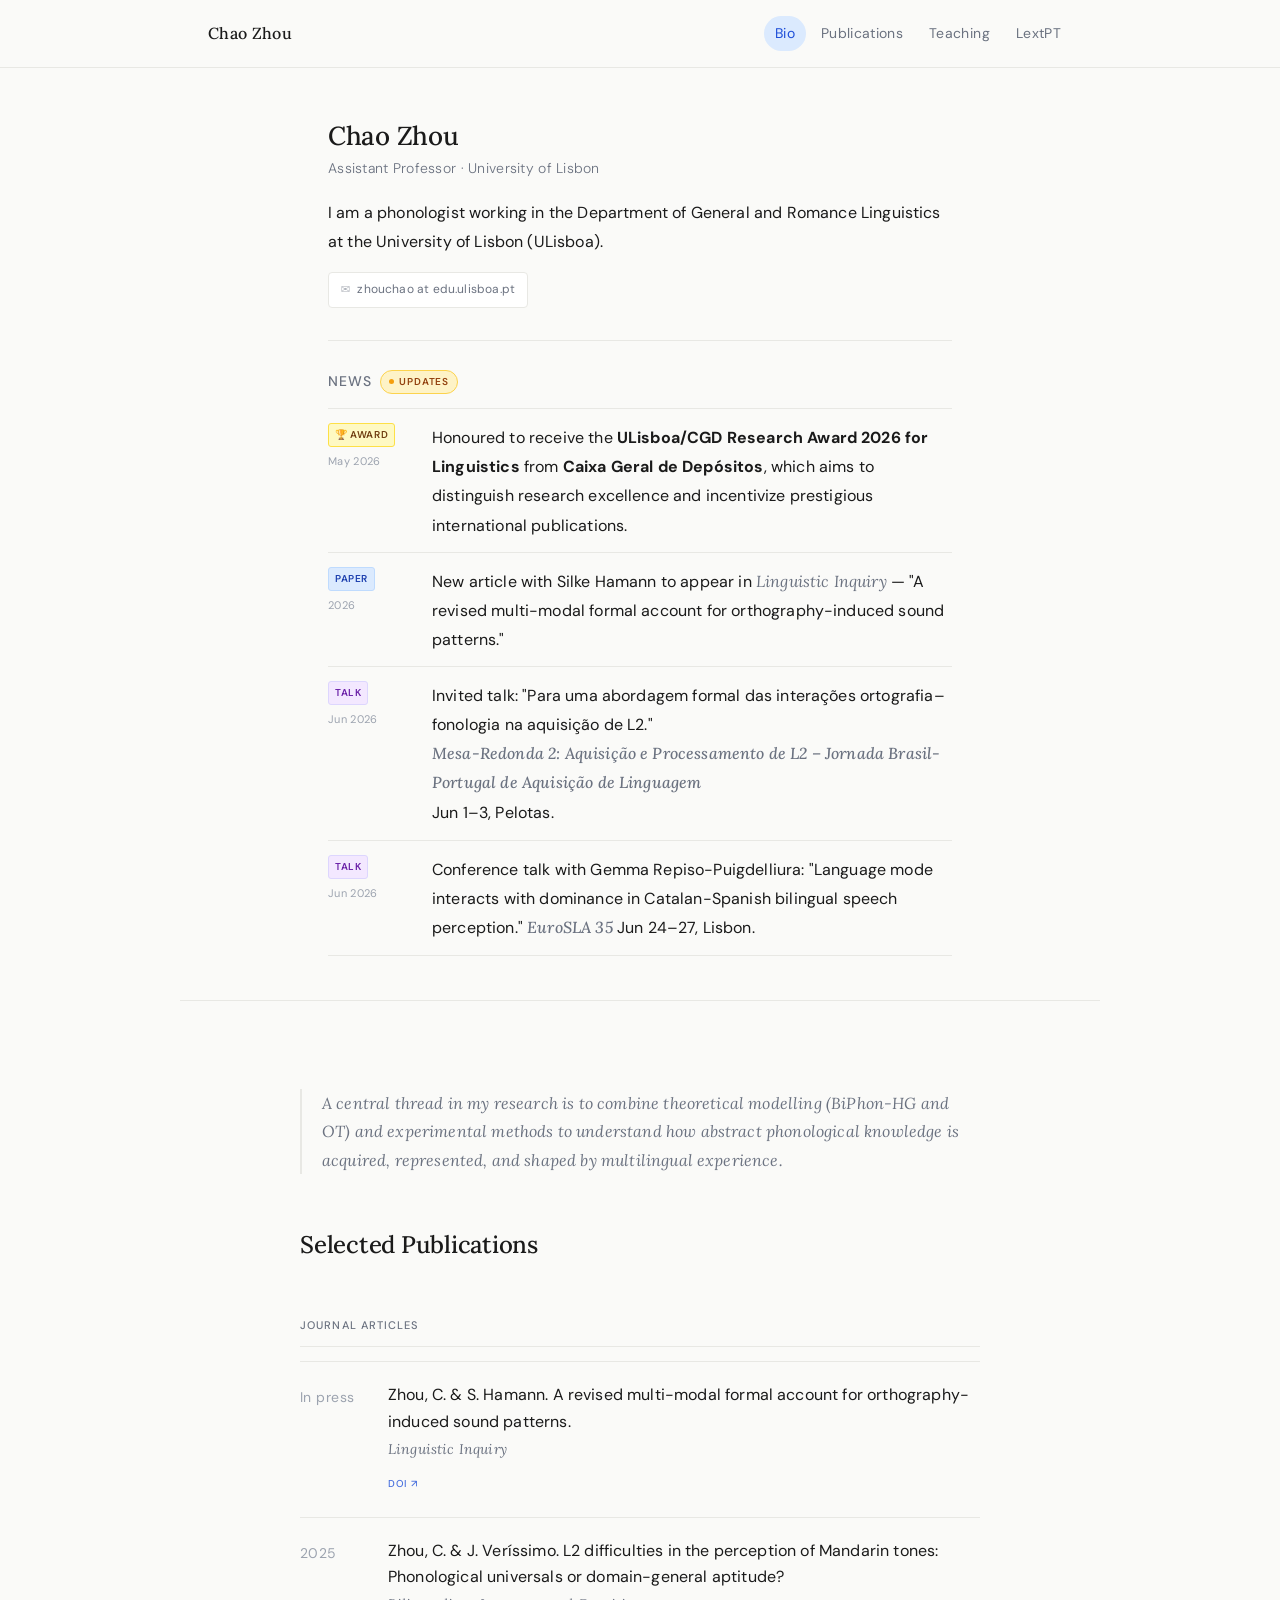
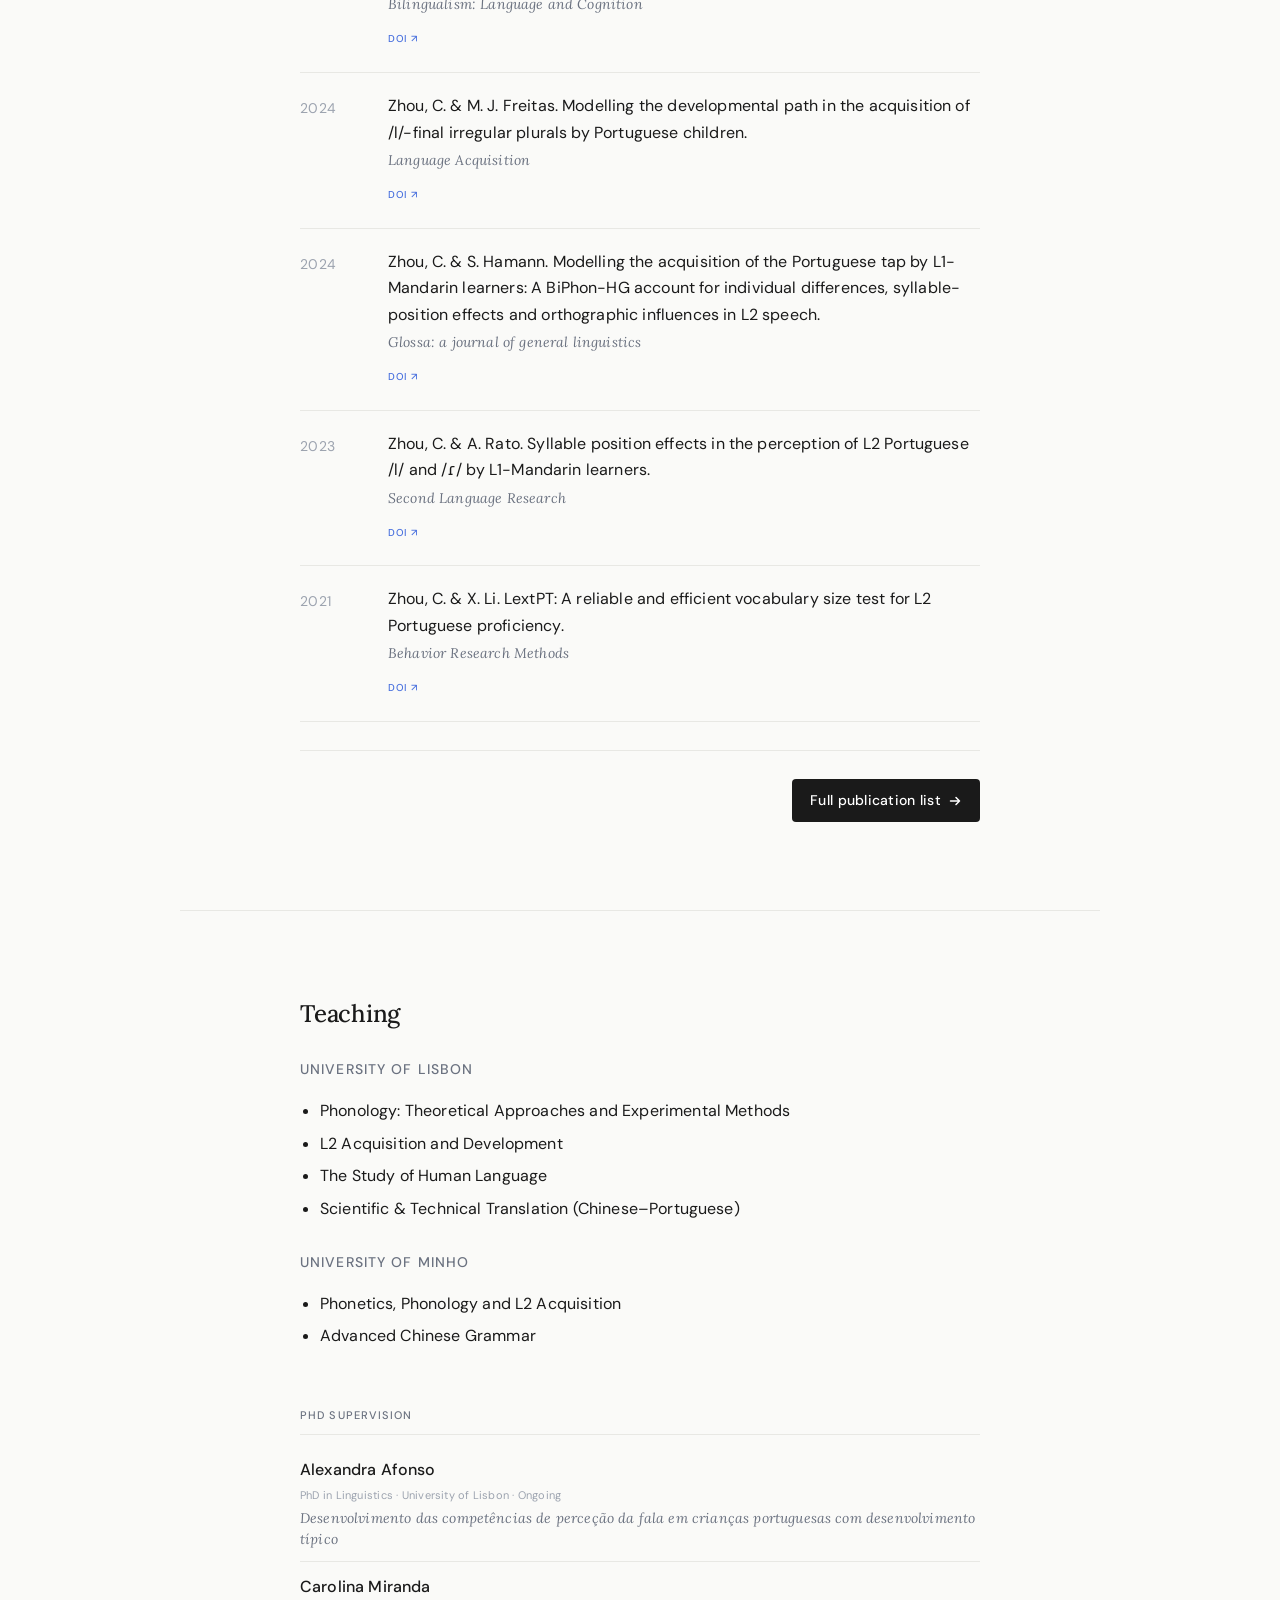
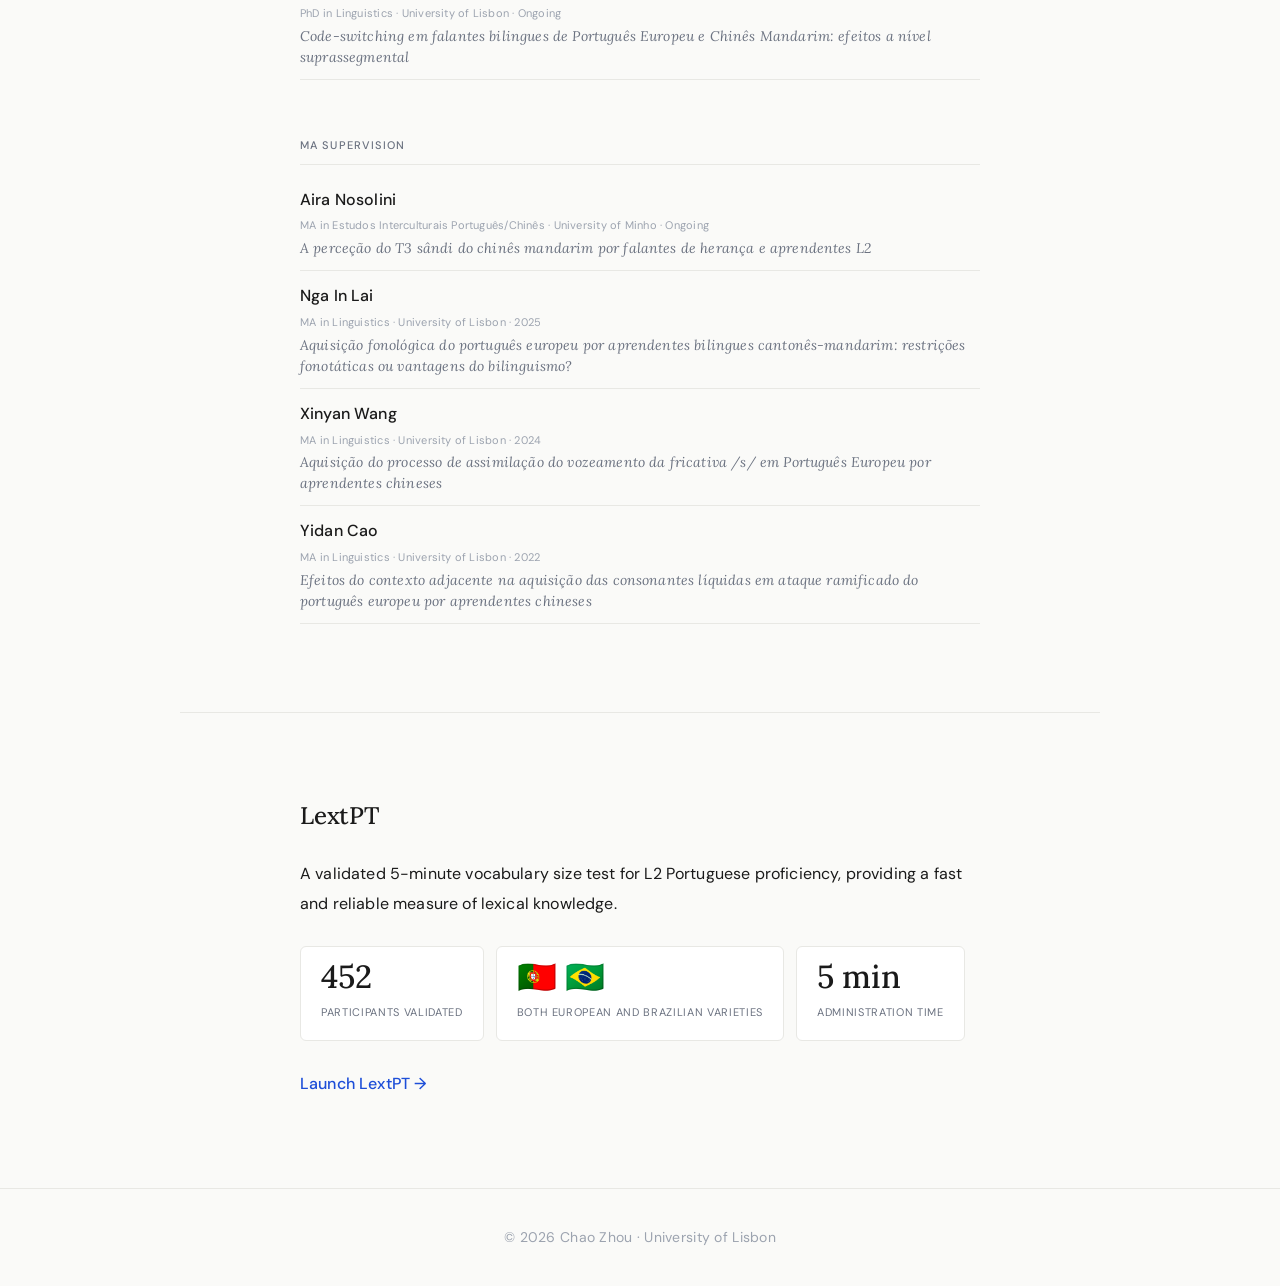
<file: index (1).html>
<!DOCTYPE html>
<html lang="en">
<head>
  <meta charset="UTF-8">
  <meta name="viewport" content="width=device-width, initial-scale=1.0">
  <title>Chao Zhou | Linguistics</title>
  <link rel="preconnect" href="https://fonts.googleapis.com">
  <link rel="preconnect" href="https://fonts.gstatic.com" crossorigin>
  <link href="https://fonts.googleapis.com/css2?family=Lora:ital,wght@0,400;0,500;0,600;1,400&family=DM+Sans:ital,opsz,wght@0,9..40,300;0,9..40,400;0,9..40,500;1,9..40,300&display=swap" rel="stylesheet">
<style>
/* =====================
   TOKENS
   ===================== */
:root {
  --text:       #1a1a1a;
  --muted:      #6b7280;
  --subtle:     #9ca3af;
  --border:     #e8e8e4;
  --bg:         #fafaf8;
  --accent:     #1d4ed8;
  --accent-dim: #dbeafe;

  --font-display: 'Lora', Georgia, serif;
  --font-body:    'DM Sans', system-ui, sans-serif;

  /* Type scale — three readable tiers
     11px  labels / micro / uppercase caps
     13px  secondary prose (journal, meta, nav)
     15px  primary body (pub titles, news, bio, lists)
     24px  section headings
     26px  bio name                                    */
  --size-xs:   11px;
  --size-sm:   14px;
  --size-base: 16px;
  --size-xl:   24px;
  --size-2xl:  32px;

  --space-xs:  8px;
  --space-sm:  16px;
  --space-md:  28px;
  --space-lg:  56px;
  --space-xl:  88px;

  --radius: 3px;
  --transition: 160ms ease;
}

*, *::before, *::after { margin:0; padding:0; box-sizing:border-box; }
html { font-size: var(--size-base); -webkit-font-smoothing: antialiased; }
body {
  font-family: var(--font-body);
  color: var(--text);
  background: var(--bg);
  line-height: 1.8;
  letter-spacing: 0.01em;
}

/* NAV */
.nav {
  position: sticky; top: 0; z-index: 100;
  background: rgba(250,250,248,0.92);
  backdrop-filter: blur(14px);
  border-bottom: 1px solid var(--border);
}
.nav-inner {
  max-width: 920px; margin: auto;
  display: flex; justify-content: space-between; align-items: center;
  padding: 16px 28px;
}
.logo { font-family: var(--font-display); font-weight: 500; font-size: var(--size-base); letter-spacing: 0.02em; }
nav { display: flex; align-items: center; gap: 4px; }
nav a {
  display: inline-block; padding: 5px 11px;
  text-decoration: none; color: var(--muted);
  font-size: var(--size-sm); font-weight: 400; letter-spacing: 0.025em;
  border-radius: 20px;
  transition: color var(--transition), background var(--transition);
}
nav a:hover { color: var(--text); background: rgba(0,0,0,0.05); }
nav a.active { color: var(--accent); background: var(--accent-dim); }

/* LAYOUT */
.section { padding: var(--space-xl) 28px; }
.container { max-width: 920px; margin: auto; }
.narrow { max-width: 680px; }

/* TYPOGRAPHY */
h2 {
  font-family: var(--font-display); font-size: var(--size-xl);
  font-weight: 500; line-height: 1.25; letter-spacing: -0.01em;
  margin-bottom: var(--space-md);
}
p { font-size: var(--size-base); line-height: 1.85; }

/* HR */
hr { border: none; border-top: 1px solid var(--border); max-width: 920px; margin: 0 auto; }

/* LINKS */
.link {
  display: inline-flex; align-items: center; gap: 4px;
  color: var(--accent); text-decoration: none; font-weight: 500;
  border-bottom: 1px solid transparent; transition: border-color var(--transition);
}
.link:hover { border-bottom-color: var(--accent); }

/* =====================
   HERO
   ===================== */
.hero {
  max-width: 680px;
  margin: 0 auto;
  padding: 52px 28px 44px;
}

/* BIO */
.bio-name {
  font-family: var(--font-display);
  font-size: 26px;
  font-weight: 500;
  line-height: 1.2;
  letter-spacing: -0.01em;
  margin-bottom: 5px;
}
.bio-role {
  font-size: var(--size-sm);
  font-weight: 300;
  color: var(--muted);
  letter-spacing: 0.02em;
  margin-bottom: 16px;
}
.bio-text {
  font-size: var(--size-base);
  line-height: 1.82;
  color: var(--text);
}
.email-line {
  display: inline-flex; align-items: center; gap: 7px;
  background: white; border: 1px solid var(--border); border-radius: 4px;
  padding: 6px 12px; margin-top: 16px;
  font-size: 12px; color: var(--muted); letter-spacing: 0.015em;
}
.email-line::before { content: '\2709'; font-size: 11px; opacity: 0.55; }

/* NEWS */
.news-block {
  margin-top: 32px;
  padding-top: 28px;
  border-top: 1px solid var(--border);
}
.news-header {
  display: flex; align-items: center; gap: 8px;
  margin-bottom: 14px;
}
.news-header-title {
  font-size: var(--size-sm); font-weight: 500;
  letter-spacing: 0.08em; text-transform: uppercase; color: var(--muted);
}
.news-live-dot {
  display: inline-flex; align-items: center; gap: 5px;
  background: #fef3c7; border: 1px solid #fcd34d;
  border-radius: 20px; padding: 2px 8px;
  font-size: 10px; font-weight: 600; letter-spacing: 0.08em;
  text-transform: uppercase; color: #92400e;
}
.news-live-dot::before {
  content: ''; width: 5px; height: 5px;
  background: #f59e0b; border-radius: 50%; flex-shrink: 0;
  animation: pulse-dot 1.8s ease-in-out infinite;
}
@keyframes pulse-dot {
  0%, 100% { opacity: 1; transform: scale(1); }
  50%       { opacity: 0.45; transform: scale(0.7); }
}

.news-list { display: flex; flex-direction: column; }
.news-item {
  display: grid;
  grid-template-columns: 88px 1fr;
  gap: 0 16px;
  padding: 12px 0;
  border-bottom: 1px solid var(--border);
}
.news-item:first-child { border-top: 1px solid var(--border); }

.news-left {
  display: flex; flex-direction: column; gap: 5px; padding-top: 2px;
}
.news-badge {
  display: inline-flex; align-items: center; justify-content: center;
  border-radius: 3px; padding: 2px 6px;
  font-size: 10px; font-weight: 600; letter-spacing: 0.06em;
  text-transform: uppercase; width: fit-content;
}
.news-badge.award { background: #fef9c3; border: 1px solid #fde047; color: #713f12; }
.news-badge.paper { background: var(--accent-dim); border: 1px solid #bfdbfe; color: #1e40af; }
.news-badge.grant { background: #dcfce7; border: 1px solid #bbf7d0; color: #166534; }
.news-badge.talk  { background: #f3e8ff; border: 1px solid #ddd6fe; color: #6b21a8; }

.news-date { font-size: var(--size-xs); color: var(--subtle); letter-spacing: 0.03em; }

/* ── NEWS TEXT: primary body tier ── */
.news-text { font-size: var(--size-base); line-height: 1.82; color: var(--text); padding-top: 2px; }
.news-text em { font-family: var(--font-display); font-style: italic; color: var(--muted); }

/* =====================
   RESEARCH INTRO
   ===================== */
.research-intro {
  font-family: var(--font-display);
  font-style: italic;
  font-size: var(--size-base);
  line-height: 1.78;
  color: var(--muted);
  border-left: 2px solid var(--border);
  padding-left: 20px;
  margin-bottom: var(--space-lg);
}

/* =====================
   PUBLICATIONS
   ===================== */
.pub-section { margin-top: var(--space-lg); }
.pub-section-label {
  font-size: var(--size-xs); font-weight: 500; letter-spacing: 0.1em;
  text-transform: uppercase; color: var(--muted);
  margin-bottom: 14px; padding-bottom: 10px; border-bottom: 1px solid var(--border);
}
.publist { display: flex; flex-direction: column; }
.pub {
  display: grid; grid-template-columns: 68px 1fr; gap: 0 20px;
  padding: 20px 0; border-bottom: 1px solid var(--border);
  transition: background var(--transition);
}
.pub:first-child { border-top: 1px solid var(--border); }
.pub:hover { background: rgba(0,0,0,0.015); margin: 0 -12px; padding: 20px 12px; border-radius: var(--radius); }
.year { font-size: var(--size-sm); color: var(--subtle); letter-spacing: 0.03em; padding-top: 3px; white-space: nowrap; }
.pub-body { display: flex; flex-direction: column; gap: 4px; }
.pub-authors { color: var(--muted); font-size: var(--size-sm); display: block; margin-bottom: 2px; }
.pub-title { font-size: var(--size-base); line-height: 1.65; }
.journal { font-family: var(--font-display); font-style: italic; font-size: var(--size-sm); color: var(--muted); display: block; line-height: 1.5; }
.meta { margin-top: 4px; }
.meta a {
  color: var(--accent); text-decoration: none; font-weight: 500;
  letter-spacing: 0.06em; text-transform: uppercase; font-size: 10px;
  opacity: 0.8; transition: opacity var(--transition);
}
.meta a:hover { opacity: 1; text-decoration: underline; }

/* VIEW ALL */
.view-all-row {
  display: flex; align-items: center; justify-content: space-between;
  margin-top: var(--space-md); padding-top: var(--space-md);
  border-top: 1px solid var(--border);
}
.view-all-note { font-size: var(--size-sm); color: var(--muted); }
.btn-view-all {
  display: inline-flex; align-items: center; gap: 7px;
  background: var(--text); color: white;
  text-decoration: none; font-size: var(--size-sm); font-weight: 500;
  letter-spacing: 0.02em; padding: 9px 18px; border-radius: 4px;
  transition: background var(--transition), transform var(--transition);
}
.btn-view-all:hover { background: #111; transform: translateY(-1px); }

/* TEACHING */
.teaching-block { margin-bottom: var(--space-md); }
.teaching-block:last-child { margin-bottom: 0; }
.teaching-block b {
  font-weight: 500; font-size: var(--size-sm); letter-spacing: 0.08em;
  text-transform: uppercase; color: var(--muted); display: block; margin-bottom: var(--space-xs);
}
ul.clean { margin: var(--space-sm) 0 var(--space-md) 20px; display: flex; flex-direction: column; gap: 6px; }
ul.clean li { font-size: var(--size-base); line-height: 1.65; }

/* =====================
   SUPERVISION — compact
   ===================== */
.supervision-section { margin-top: var(--space-lg); }
.sup-group-label {
  font-size: var(--size-xs); font-weight: 500; letter-spacing: 0.1em;
  text-transform: uppercase; color: var(--muted);
  margin-bottom: 10px; padding-bottom: 8px; border-bottom: 1px solid var(--border);
}
.sup-list { display: flex; flex-direction: column; }
.sup-item {
  display: flex; flex-direction: column; gap: 2px;
  padding: 11px 0;
  border-bottom: 1px solid var(--border);
}
.sup-name {
  font-size: var(--size-base); font-weight: 500; color: var(--text);
}
.sup-degree {
  font-size: var(--size-xs); color: var(--subtle); letter-spacing: 0.02em;
}
.sup-title {
  font-family: var(--font-display); font-style: italic;
  font-size: var(--size-sm); color: var(--muted); line-height: 1.5;
}

/* LEXTPT */
.stat-row { display: flex; flex-wrap: wrap; gap: 12px; margin: var(--space-md) 0; }
.stat { background: white; border: 1px solid var(--border); border-radius: 6px; padding: 14px 20px; min-width: 160px; }
.stat-num { font-family: var(--font-display); font-size: var(--size-2xl); font-weight: 500; line-height: 1; display: block; margin-bottom: 4px; }
.stat-label { font-size: var(--size-xs); color: var(--muted); letter-spacing: 0.06em; text-transform: uppercase; }

/* FOOTER */
.footer { text-align: center; padding: 36px 28px; color: var(--subtle); font-size: var(--size-sm); letter-spacing: 0.02em; border-top: 1px solid var(--border); }

/* RESPONSIVE */
@media (max-width: 640px) {
  .hero { padding: 36px 18px 36px; }
  h2 { font-size: 18px; }
  .nav-inner { padding: 14px 18px; }
  .section { padding-left: 18px; padding-right: 18px; }
  nav a { padding: 4px 8px; font-size: 12px; }
  .pub { grid-template-columns: 54px 1fr; gap: 0 12px; }
  .view-all-row { flex-direction: column; align-items: flex-start; gap: 12px; }
  .news-item { grid-template-columns: 72px 1fr; }
}
</style>
</head>
<body>

<!-- NAV -->
<header class="nav">
  <div class="nav-inner">
    <div class="logo">Chao Zhou</div>
    <nav>
      <a href="#top">Bio</a>
      <a href="#publications">Publications</a>
      <a href="#teaching">Teaching</a>
      <a href="#lextpt">LextPT</a>
    </nav>
  </div>
</header>

<!-- ═══ HERO ═══ -->
<div id="top" class="hero">

  <!-- BIO -->
  <h1 class="bio-name">Chao Zhou</h1>
  <p class="bio-role">Assistant Professor · University of Lisbon</p>
  <p class="bio-text">I am a phonologist working in the Department of General and Romance Linguistics at the University of Lisbon (ULisboa).</p>
  <div class="email-line">zhouchao at edu.ulisboa.pt</div>

  <!-- NEWS -->
  <div class="news-block">
    <div class="news-header">
      <span class="news-header-title">News</span>
      <span class="news-live-dot">Updates</span>
    </div>

    <div class="news-list">

      <div class="news-item">
        <div class="news-left">
          <span class="news-badge award">🏆 Award</span>
          <span class="news-date">May 2026</span>
        </div>
        <span class="news-text">
          Honoured to receive the <strong>ULisboa/CGD Research Award 2026 for Linguistics</strong> from <strong>Caixa Geral de Depósitos</strong>, which aims to distinguish research excellence and incentivize prestigious international publications.
        </span>
      </div>

      <div class="news-item">
        <div class="news-left">
          <span class="news-badge paper">Paper</span>
          <span class="news-date">2026</span>
        </div>
        <span class="news-text">
          New article with Silke Hamann to appear in <em>Linguistic Inquiry</em> — "A revised multi-modal formal account for orthography-induced sound patterns."
        </span>
      </div>

      <div class="news-item">
        <div class="news-left">
          <span class="news-badge talk">Talk</span>
          <span class="news-date">Jun 2026</span>
        </div>
        <span class="news-text">
          Invited talk: "Para uma abordagem formal das interações ortografia–fonologia na aquisição de L2." <a class="link" href="https://www.even3.com.br/jornada-brasil-portugal-de-aquisicao-de-linguagem-705838/" target="_blank" rel="noopener"><em>Mesa-Redonda 2: Aquisição e Processamento de L2 – Jornada Brasil-Portugal de Aquisição de Linguagem</em></a> Jun 1–3, Pelotas.
        </span>
      </div>

      <div class="news-item">
        <div class="news-left">
          <span class="news-badge talk">Talk</span>
          <span class="news-date">Jun 2026</span>
        </div>
        <span class="news-text">
          Conference talk with Gemma Repiso-Puigdelliura: "Language mode interacts with dominance in Catalan-Spanish bilingual speech perception." <a class="link" href="https://eurosla35.fcsh.unl.pt/" target="_blank" rel="noopener"><em>EuroSLA 35</em></a> Jun 24–27, Lisbon.
        </span>
      </div>

    </div>
  </div>

</div>

<hr>

<!-- PUBLICATIONS -->
<section id="publications" class="section">
  <div class="container narrow">

    <p class="research-intro">A central thread in my research is to combine theoretical modelling (BiPhon-HG and OT) and experimental methods to understand how abstract phonological knowledge is acquired, represented, and shaped by multilingual experience.</p>

    <h2>Selected Publications</h2>

    <div class="pub-section">
      <div class="pub-section-label">Journal Articles</div>
      <div class="publist" id="pub-container"></div>
    </div>

    <div class="view-all-row">
      <span class="view-all-note"> </span>
      <a href="publications.html" class="btn-view-all">
        Full publication list
        <svg width="14" height="14" viewBox="0 0 14 14" fill="none" xmlns="http://www.w3.org/2000/svg">
          <path d="M2.5 7H11.5M11.5 7L8 3.5M11.5 7L8 10.5" stroke="white" stroke-width="1.5" stroke-linecap="round" stroke-linejoin="round"/>
        </svg>
      </a>
    </div>

  </div>
</section>

<hr>

<!-- TEACHING -->
<section id="teaching" class="section">
  <div class="container narrow">
    <h2>Teaching</h2>

    <div class="teaching-block">
      <b>University of Lisbon</b>
      <ul class="clean">
        <li>Phonology: Theoretical Approaches and Experimental Methods</li>
        <li>L2 Acquisition and Development</li>
        <li>The Study of Human Language</li>
        <li>Scientific &amp; Technical Translation (Chinese–Portuguese)</li>
      </ul>
    </div>

    <div class="teaching-block">
      <b>University of Minho</b>
      <ul class="clean">
        <li>Phonetics, Phonology and L2 Acquisition</li>
        <li>Advanced Chinese Grammar</li>
      </ul>
    </div>

    <!-- PhD SUPERVISION -->
    <div class="supervision-section">
      <div class="sup-group-label">PhD Supervision</div>
      <div class="sup-list">

        <div class="sup-item">
          <span class="sup-name">Alexandra Afonso</span>
          <span class="sup-degree">PhD in Linguistics · University of Lisbon · Ongoing</span>
          <span class="sup-title">Desenvolvimento das competências de perceção da fala em crianças portuguesas com desenvolvimento típico</span>
        </div>

        <div class="sup-item">
          <span class="sup-name">Carolina Miranda</span>
          <span class="sup-degree">PhD in Linguistics · University of Lisbon · Ongoing</span>
          <span class="sup-title">Code-switching em falantes bilingues de Português Europeu e Chinês Mandarim: efeitos a nível suprassegmental</span>
        </div>

      </div>
    </div>

    <!-- MA SUPERVISION -->
    <div class="supervision-section">
      <div class="sup-group-label">MA Supervision</div>
      <div class="sup-list">

        <div class="sup-item">
          <span class="sup-name">Aira Nosolini</span>
          <span class="sup-degree">MA in Estudos Interculturais Português/Chinês · University of Minho · Ongoing</span>
          <span class="sup-title">A perceção do T3 sândi do chinês mandarim por falantes de herança e aprendentes L2</span>
        </div>

        <div class="sup-item">
          <span class="sup-name">Nga In Lai</span>
          <span class="sup-degree">MA in Linguistics · University of Lisbon · 2025</span>
          <span class="sup-title">Aquisição fonológica do português europeu por aprendentes bilingues cantonês-mandarim: restrições fonotáticas ou vantagens do bilinguismo?</span>
        </div>

        <div class="sup-item">
          <span class="sup-name">Xinyan Wang</span>
          <span class="sup-degree">MA in Linguistics · University of Lisbon · 2024</span>
          <span class="sup-title">Aquisição do processo de assimilação do vozeamento da fricativa /s/ em Português Europeu por aprendentes chineses</span>
        </div>

        <div class="sup-item">
          <span class="sup-name">Yidan Cao</span>
          <span class="sup-degree">MA in Linguistics · University of Lisbon · 2022</span>
          <span class="sup-title">Efeitos do contexto adjacente na aquisição das consonantes líquidas em ataque ramificado do português europeu por aprendentes chineses</span>
        </div>

      </div>
    </div>

  </div>
</section>

<hr>

<!-- LEXTPT -->
<section id="lextpt" class="section">
  <div class="container narrow">
    <h2>LextPT</h2>
    <p>A validated 5-minute vocabulary size test for L2 Portuguese proficiency, providing a fast and reliable measure of lexical knowledge.</p>
    <div class="stat-row">
      <div class="stat"><span class="stat-num">452</span><span class="stat-label">Participants validated</span></div>
      <div class="stat">
        <span class="stat-num">🇵🇹 🇧🇷</span>
        <span class="stat-label">Both European and Brazilian varieties</span>
      </div>
      <div class="stat"><span class="stat-num">5 min</span><span class="stat-label">Administration time</span></div>
    </div>
    <p><a class="link" href="https://app.gorilla.sc/openmaterials/513634" target="_blank">Launch LextPT →</a></p>
  </div>
</section>

<footer class="footer">© 2026 Chao Zhou · University of Lisbon</footer>

<script>
// SMOOTH SCROLL
document.querySelectorAll('a[href^="#"]').forEach(function(a) {
  a.addEventListener('click', function(e) {
    var target = document.querySelector(a.getAttribute('href'));
    if (!target) return;
    e.preventDefault();
    target.scrollIntoView({ behavior: 'smooth' });
  });
});

// ACTIVE NAV
var secs = document.querySelectorAll('section[id]');
var links = document.querySelectorAll('.nav a');
window.addEventListener('scroll', function() {
  var cur = 'top';
  secs.forEach(function(s) { if (window.scrollY >= s.offsetTop - 140) cur = s.id; });
  links.forEach(function(a) {
    var href = a.getAttribute('href');
    a.classList.toggle('active', href === '#' + cur || (href === '#top' && cur === 'top'));
  });
}, { passive: true });

// ── SELECTED PUBLICATIONS ────────────────────────────────
var selected = [
  { title: 'Zhou, C. &amp; S. Hamann. A revised multi-modal formal account for orthography-induced sound patterns.', journal: 'Linguistic Inquiry', year: 'In press', doi: '10.1017/S136672892510011x' },
  { title: 'Zhou, C. &amp; J. Veríssimo. L2 difficulties in the perception of Mandarin tones: Phonological universals or domain-general aptitude?', journal: 'Bilingualism: Language and Cognition', year: 2025, doi: '10.1017/S1366728925100114' },
  { title: 'Zhou, C. &amp; M. J. Freitas. Modelling the developmental path in the acquisition of /l/-final irregular plurals by Portuguese children.', journal: 'Language Acquisition', year: 2024, doi: '10.1080/10489223.2024.2314029' },
  { title: 'Zhou, C. &amp; S. Hamann. Modelling the acquisition of the Portuguese tap by L1-Mandarin learners: A BiPhon-HG account for individual differences, syllable-position effects and orthographic influences in L2 speech.', journal: 'Glossa: a journal of general linguistics', year: 2024, doi: '10.16995/glossa.9692' },
  { title: 'Zhou, C. &amp; A. Rato. Syllable position effects in the perception of L2 Portuguese /l/ and /ɾ/ by L1-Mandarin learners.', journal: 'Second Language Research', year: 2023, doi: '10.1177/02676583221137713' },
  { title: 'Zhou, C. &amp; X. Li. LextPT: A reliable and efficient vocabulary size test for L2 Portuguese proficiency.', journal: 'Behavior Research Methods', year: 2021, doi: '10.3758/s13428-021-01731-1' },
];

var pubEl = document.getElementById('pub-container');
selected.forEach(function(p) {
  var d = document.createElement('div');
  d.className = 'pub';
  d.innerHTML =
    '<span class="year">' + p.year + '</span>' +
    '<div class="pub-body">' +
      '<span class="pub-title">' + p.title + '</span>' +
      '<em class="journal">' + p.journal + '</em>' +
      (p.doi ? '<div class="meta"><a href="https://doi.org/' + p.doi + '" target="_blank" rel="noopener">DOI ↗</a></div>' : '') +
    '</div>';
  pubEl.appendChild(d);
});
</script>
</body>
</html>
</file>
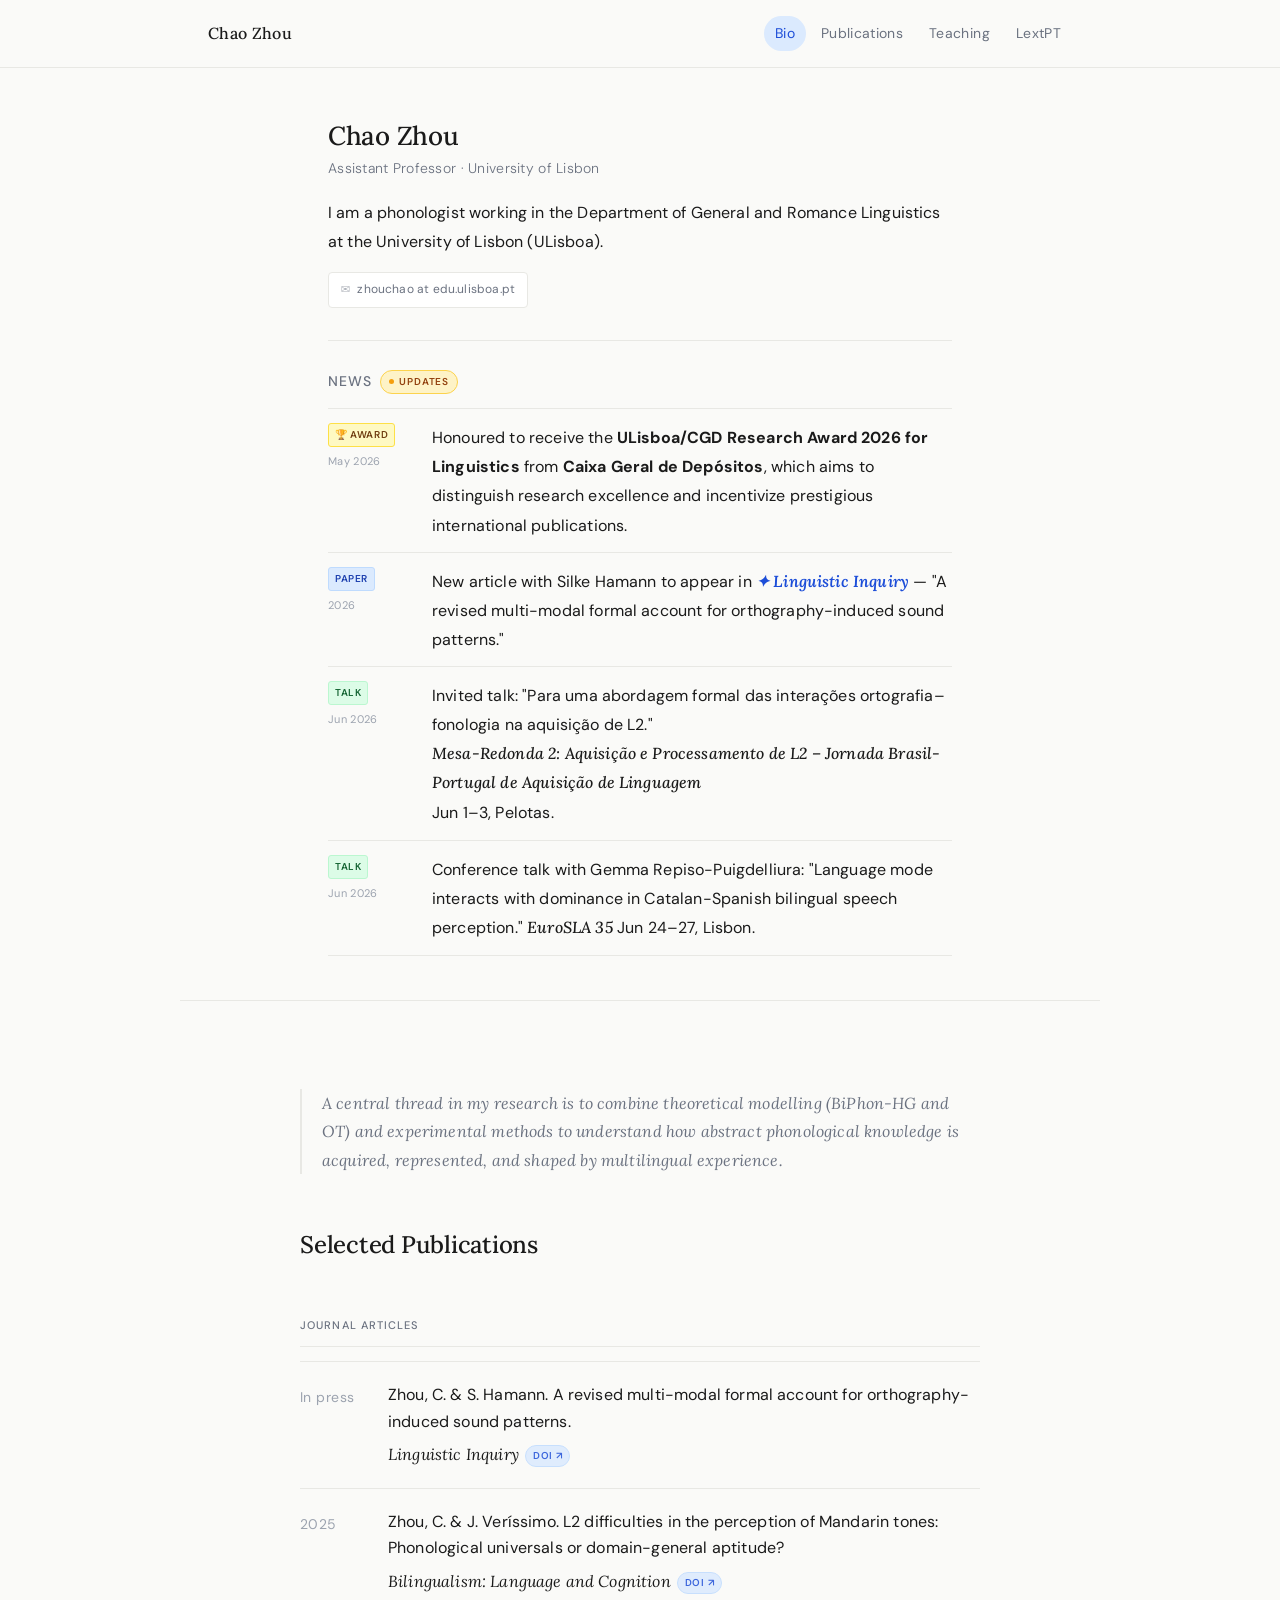
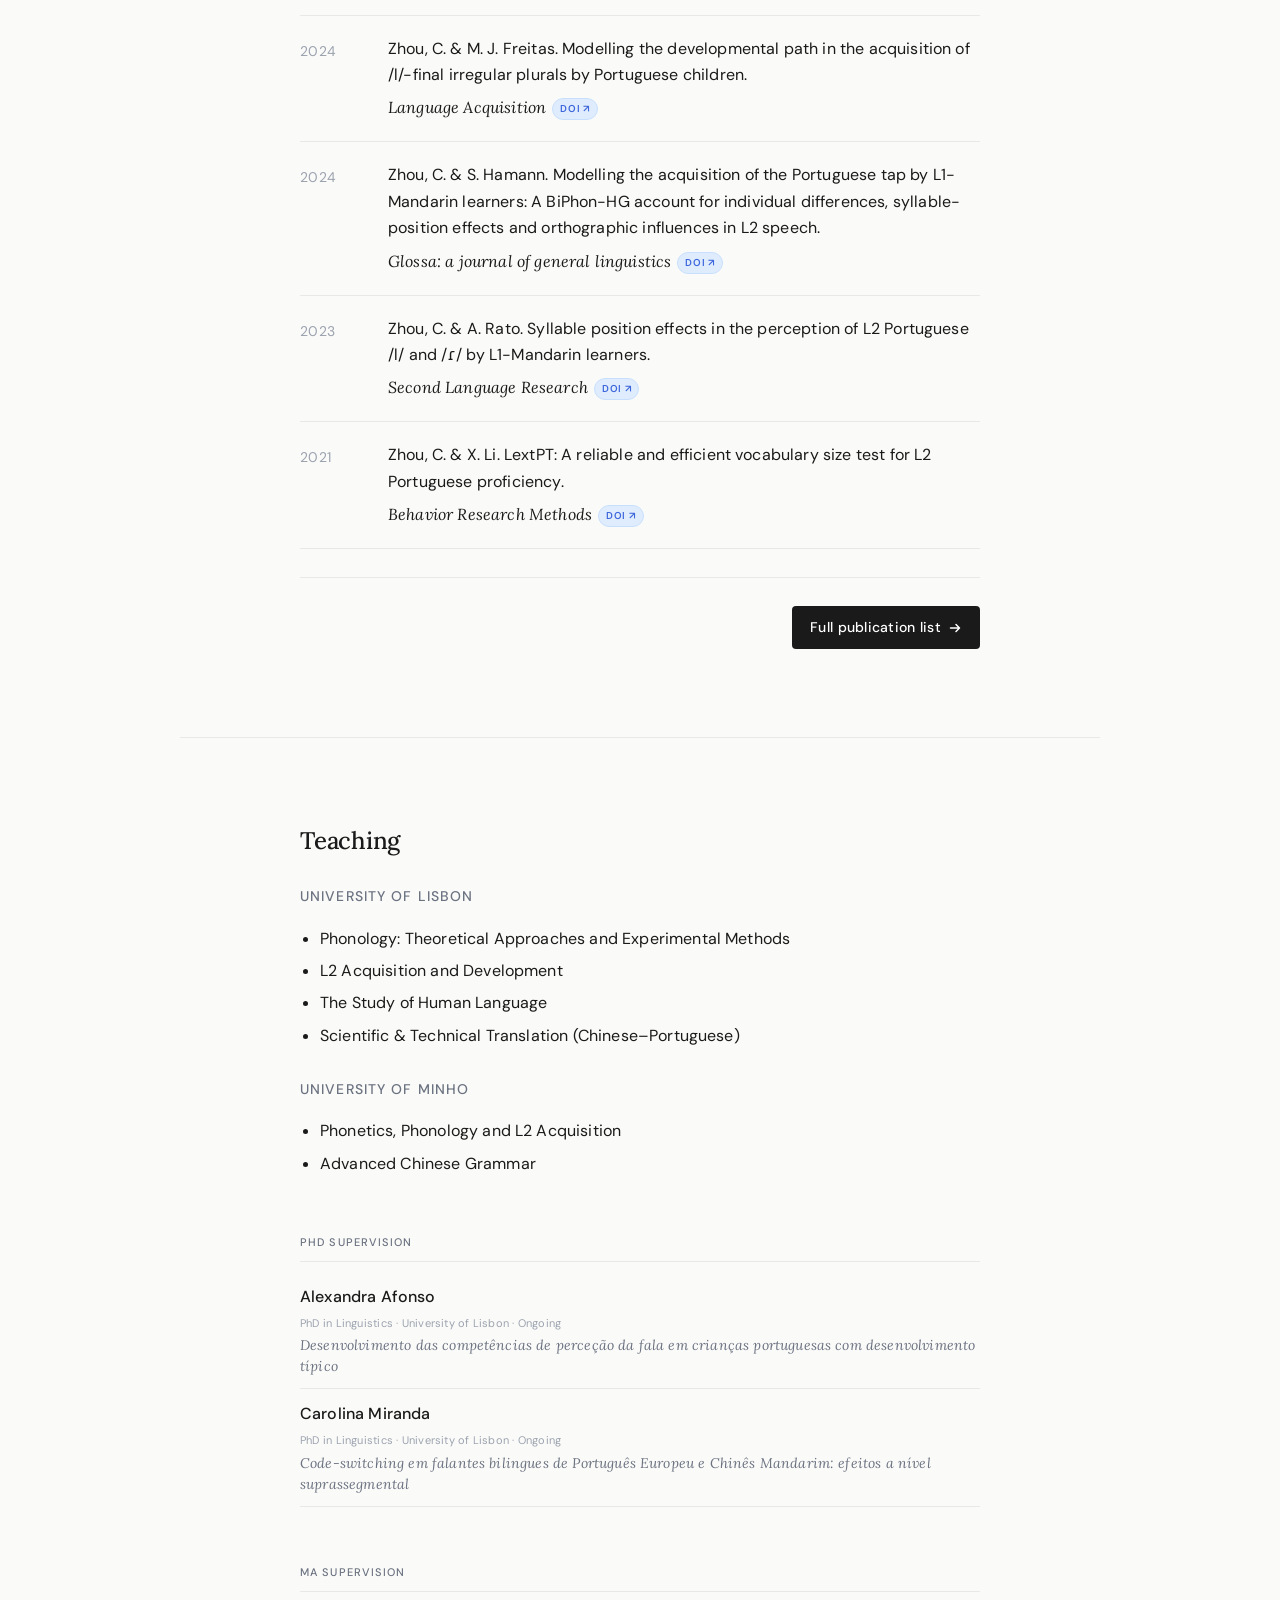
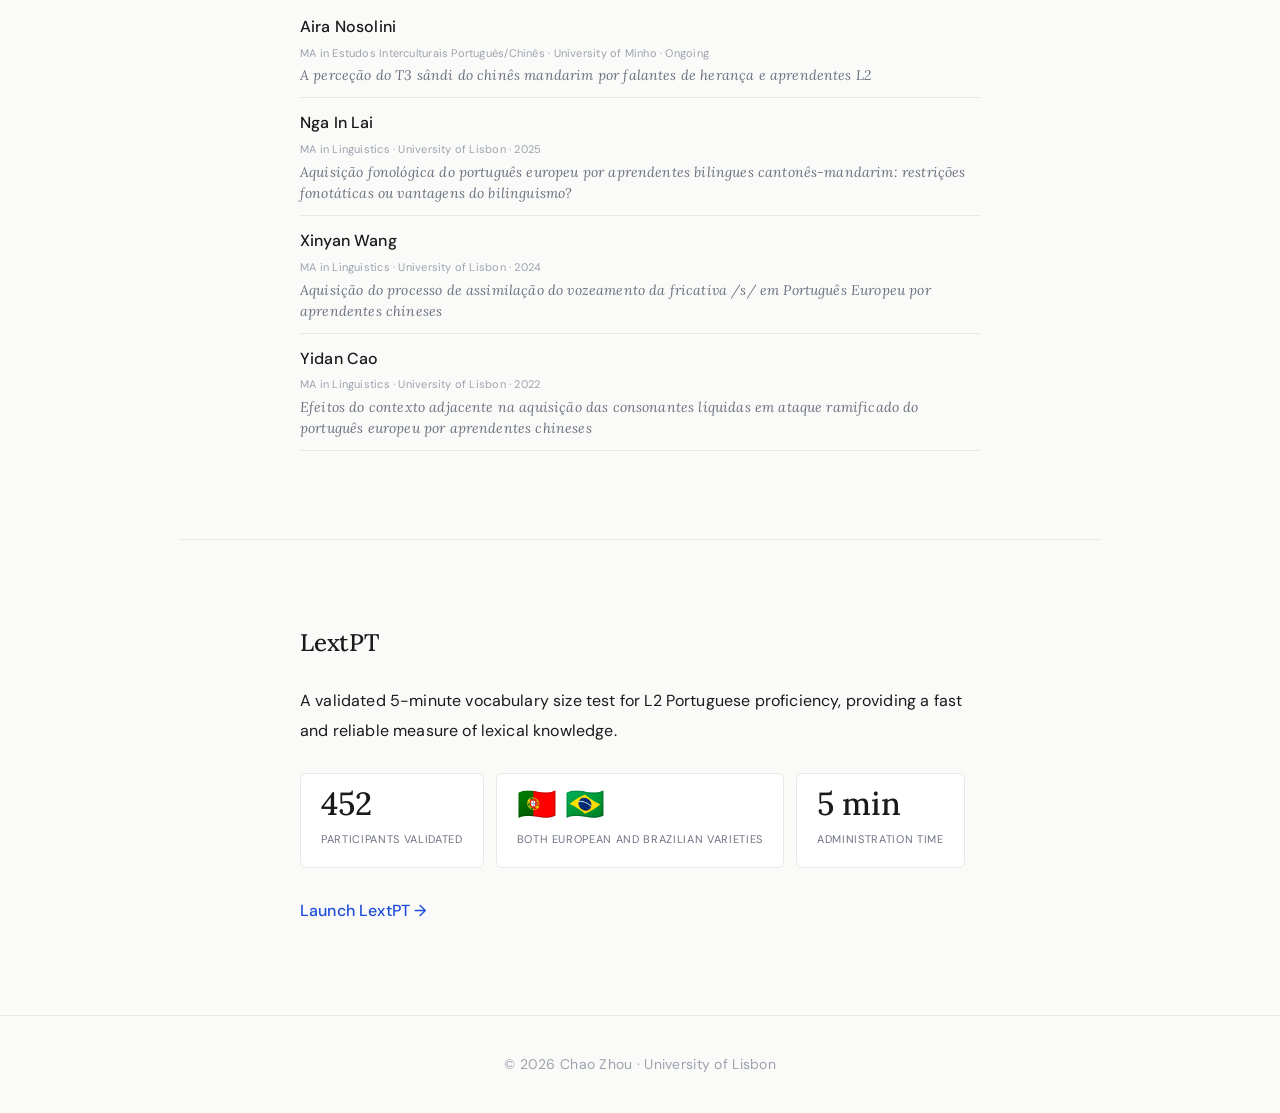
<file: index (2).html>
<!DOCTYPE html>
<html lang="en">
<head>
  <meta charset="UTF-8">
  <meta name="viewport" content="width=device-width, initial-scale=1.0">
  <title>Chao Zhou | Linguistics</title>
  <link rel="preconnect" href="https://fonts.googleapis.com">
  <link rel="preconnect" href="https://fonts.gstatic.com" crossorigin>
  <link href="https://fonts.googleapis.com/css2?family=Lora:ital,wght@0,400;0,500;0,600;1,400&family=DM+Sans:ital,opsz,wght@0,9..40,300;0,9..40,400;0,9..40,500;1,9..40,300&display=swap" rel="stylesheet">
<style>
/* =====================
   TOKENS
   ===================== */
:root {
  --text:       #1a1a1a;
  --muted:      #6b7280;
  --subtle:     #9ca3af;
  --border:     #e8e8e4;
  --bg:         #fafaf8;
  --accent:     #1d4ed8;
  --accent-dim: #dbeafe;

  --font-display: 'Lora', Georgia, serif;
  --font-body:    'DM Sans', system-ui, sans-serif;

  /* Type scale — three readable tiers
     11px  labels / micro / uppercase caps
     13px  secondary prose (journal, meta, nav)
     15px  primary body (pub titles, news, bio, lists)
     24px  section headings
     26px  bio name                                    */
  --size-xs:   11px;
  --size-sm:   14px;
  --size-base: 16px;
  --size-xl:   24px;
  --size-2xl:  32px;

  --space-xs:  8px;
  --space-sm:  16px;
  --space-md:  28px;
  --space-lg:  56px;
  --space-xl:  88px;

  --radius: 3px;
  --transition: 160ms ease;
}

*, *::before, *::after { margin:0; padding:0; box-sizing:border-box; }
html { font-size: var(--size-base); -webkit-font-smoothing: antialiased; }
body {
  font-family: var(--font-body);
  color: var(--text);
  background: var(--bg);
  line-height: 1.8;
  letter-spacing: 0.01em;
}

/* NAV */
.nav {
  position: sticky; top: 0; z-index: 100;
  background: rgba(250,250,248,0.92);
  backdrop-filter: blur(14px);
  border-bottom: 1px solid var(--border);
}
.nav-inner {
  max-width: 920px; margin: auto;
  display: flex; justify-content: space-between; align-items: center;
  padding: 16px 28px;
}
.logo { font-family: var(--font-display); font-weight: 500; font-size: var(--size-base); letter-spacing: 0.02em; }
nav { display: flex; align-items: center; gap: 4px; }
nav a {
  display: inline-block; padding: 5px 11px;
  text-decoration: none; color: var(--muted);
  font-size: var(--size-sm); font-weight: 400; letter-spacing: 0.025em;
  border-radius: 20px;
  transition: color var(--transition), background var(--transition);
}
nav a:hover { color: var(--text); background: rgba(0,0,0,0.05); }
nav a.active { color: var(--accent); background: var(--accent-dim); }

/* LAYOUT */
.section { padding: var(--space-xl) 28px; }
.container { max-width: 920px; margin: auto; }
.narrow { max-width: 680px; }

/* TYPOGRAPHY */
h2 {
  font-family: var(--font-display); font-size: var(--size-xl);
  font-weight: 500; line-height: 1.25; letter-spacing: -0.01em;
  margin-bottom: var(--space-md);
}
p { font-size: var(--size-base); line-height: 1.85; }

/* HR */
hr { border: none; border-top: 1px solid var(--border); max-width: 920px; margin: 0 auto; }

/* LINKS */
.link {
  display: inline-flex; align-items: center; gap: 4px;
  color: var(--accent); text-decoration: none; font-weight: 500;
  border-bottom: 1px solid transparent; transition: border-color var(--transition);
}
.link:hover { border-bottom-color: var(--accent); }

/* =====================
   HERO
   ===================== */
.hero {
  max-width: 680px;
  margin: 0 auto;
  padding: 52px 28px 44px;
}

/* BIO */
.bio-name {
  font-family: var(--font-display);
  font-size: 26px;
  font-weight: 500;
  line-height: 1.2;
  letter-spacing: -0.01em;
  margin-bottom: 5px;
}
.bio-role {
  font-size: var(--size-sm);
  font-weight: 300;
  color: var(--muted);
  letter-spacing: 0.02em;
  margin-bottom: 16px;
}
.bio-text {
  font-size: var(--size-base);
  line-height: 1.82;
  color: var(--text);
}
.email-line {
  display: inline-flex; align-items: center; gap: 7px;
  background: white; border: 1px solid var(--border); border-radius: 4px;
  padding: 6px 12px; margin-top: 16px;
  font-size: 12px; color: var(--muted); letter-spacing: 0.015em;
}
.email-line::before { content: '\2709'; font-size: 11px; opacity: 0.55; }

/* NEWS */
.news-block {
  margin-top: 32px;
  padding-top: 28px;
  border-top: 1px solid var(--border);
}
.news-header {
  display: flex; align-items: center; gap: 8px;
  margin-bottom: 14px;
}
.news-header-title {
  font-size: var(--size-sm); font-weight: 500;
  letter-spacing: 0.08em; text-transform: uppercase; color: var(--muted);
}
.news-live-dot {
  display: inline-flex; align-items: center; gap: 5px;
  background: #fef3c7; border: 1px solid #fcd34d;
  border-radius: 20px; padding: 2px 8px;
  font-size: 10px; font-weight: 600; letter-spacing: 0.08em;
  text-transform: uppercase; color: #92400e;
}
.news-live-dot::before {
  content: ''; width: 5px; height: 5px;
  background: #f59e0b; border-radius: 50%; flex-shrink: 0;
  animation: pulse-dot 1.8s ease-in-out infinite;
}
@keyframes pulse-dot {
  0%, 100% { opacity: 1; transform: scale(1); }
  50%       { opacity: 0.45; transform: scale(0.7); }
}

.news-list { display: flex; flex-direction: column; }
.news-item {
  display: grid;
  grid-template-columns: 88px 1fr;
  gap: 0 16px;
  padding: 12px 0;
  border-bottom: 1px solid var(--border);
}
.news-item:first-child { border-top: 1px solid var(--border); }

.news-left {
  display: flex; flex-direction: column; gap: 5px; padding-top: 2px;
}
.news-badge {
  display: inline-flex; align-items: center; justify-content: center;
  border-radius: 3px; padding: 2px 6px;
  font-size: 10px; font-weight: 600; letter-spacing: 0.06em;
  text-transform: uppercase; width: fit-content;
}
.news-badge.award { background: #fef9c3; border: 1px solid #fde047; color: #713f12; }
.news-badge.paper { background: var(--accent-dim); border: 1px solid #bfdbfe; color: #1e40af; }
.news-badge.grant { background: #dcfce7; border: 1px solid #bbf7d0; color: #166534; }
.news-badge.talk  { background: #dcfce7; border: 1px solid #bbf7d0; color: #166534; }

.news-date { font-size: var(--size-xs); color: var(--subtle); letter-spacing: 0.03em; }

/* ── NEWS TEXT: primary body tier ── */
.news-text { font-size: var(--size-base); line-height: 1.82; color: var(--text); padding-top: 2px; }
.news-text em { font-family: var(--font-display); font-style: italic; font-size: var(--size-base); color: var(--text); }

/* =====================
   RESEARCH INTRO
   ===================== */
.research-intro {
  font-family: var(--font-display);
  font-style: italic;
  font-size: var(--size-base);
  line-height: 1.78;
  color: var(--muted);
  border-left: 2px solid var(--border);
  padding-left: 20px;
  margin-bottom: var(--space-lg);
}

/* =====================
   PUBLICATIONS
   ===================== */
.pub-section { margin-top: var(--space-lg); }
.pub-section-label {
  font-size: var(--size-xs); font-weight: 500; letter-spacing: 0.1em;
  text-transform: uppercase; color: var(--muted);
  margin-bottom: 14px; padding-bottom: 10px; border-bottom: 1px solid var(--border);
}
.publist { display: flex; flex-direction: column; }
.pub {
  display: grid; grid-template-columns: 68px 1fr; gap: 0 20px;
  padding: 20px 0; border-bottom: 1px solid var(--border);
  transition: background var(--transition);
}
.pub:first-child { border-top: 1px solid var(--border); }
.pub:hover { background: rgba(0,0,0,0.015); margin: 0 -12px; padding: 20px 12px; border-radius: var(--radius); }
.year { font-size: var(--size-sm); color: var(--subtle); letter-spacing: 0.03em; padding-top: 3px; white-space: nowrap; }
.pub-body { display: flex; flex-direction: column; gap: 4px; }
.pub-authors { color: var(--muted); font-size: var(--size-sm); display: block; margin-bottom: 2px; }
.pub-title { font-size: var(--size-base); line-height: 1.65; }
.journal-row { display: flex; align-items: baseline; gap: 6px; margin-top: 3px; }
.journal { font-family: var(--font-display); font-style: italic; font-size: var(--size-base); color: var(--text); line-height: 1.5; }
.doi-badge {
  display: inline-flex; align-items: center; gap: 3px;
  font-family: var(--font-body); font-style: normal;
  font-size: 10px; font-weight: 600; letter-spacing: 0.07em;
  text-transform: uppercase; text-decoration: none;
  background: var(--accent-dim); color: var(--accent);
  border: 1px solid #bfdbfe; border-radius: 20px;
  padding: 1px 7px; flex-shrink: 0;
  opacity: 0.85; transition: opacity var(--transition), background var(--transition);
  position: relative; top: -1px;
}
.doi-badge:hover { opacity: 1; background: #bfdbfe; }

/* Flagship journal highlight in news */
.journal-flagship {
  font-family: var(--font-display); font-style: italic;
  font-size: var(--size-base); font-weight: 600;
  color: var(--accent);
}

/* VIEW ALL */
.view-all-row {
  display: flex; align-items: center; justify-content: space-between;
  margin-top: var(--space-md); padding-top: var(--space-md);
  border-top: 1px solid var(--border);
}
.view-all-note { font-size: var(--size-sm); color: var(--muted); }
.btn-view-all {
  display: inline-flex; align-items: center; gap: 7px;
  background: var(--text); color: white;
  text-decoration: none; font-size: var(--size-sm); font-weight: 500;
  letter-spacing: 0.02em; padding: 9px 18px; border-radius: 4px;
  transition: background var(--transition), transform var(--transition);
}
.btn-view-all:hover { background: #111; transform: translateY(-1px); }

/* TEACHING */
.teaching-block { margin-bottom: var(--space-md); }
.teaching-block:last-child { margin-bottom: 0; }
.teaching-block b {
  font-weight: 500; font-size: var(--size-sm); letter-spacing: 0.08em;
  text-transform: uppercase; color: var(--muted); display: block; margin-bottom: var(--space-xs);
}
ul.clean { margin: var(--space-sm) 0 var(--space-md) 20px; display: flex; flex-direction: column; gap: 6px; }
ul.clean li { font-size: var(--size-base); line-height: 1.65; }

/* =====================
   SUPERVISION — compact
   ===================== */
.supervision-section { margin-top: var(--space-lg); }
.sup-group-label {
  font-size: var(--size-xs); font-weight: 500; letter-spacing: 0.1em;
  text-transform: uppercase; color: var(--muted);
  margin-bottom: 10px; padding-bottom: 8px; border-bottom: 1px solid var(--border);
}
.sup-list { display: flex; flex-direction: column; }
.sup-item {
  display: flex; flex-direction: column; gap: 2px;
  padding: 11px 0;
  border-bottom: 1px solid var(--border);
}
.sup-name {
  font-size: var(--size-base); font-weight: 500; color: var(--text);
}
.sup-degree {
  font-size: var(--size-xs); color: var(--subtle); letter-spacing: 0.02em;
}
.sup-title {
  font-family: var(--font-display); font-style: italic;
  font-size: var(--size-sm); color: var(--muted); line-height: 1.5;
}

/* LEXTPT */
.stat-row { display: flex; flex-wrap: wrap; gap: 12px; margin: var(--space-md) 0; }
.stat { background: white; border: 1px solid var(--border); border-radius: 6px; padding: 14px 20px; min-width: 160px; }
.stat-num { font-family: var(--font-display); font-size: var(--size-2xl); font-weight: 500; line-height: 1; display: block; margin-bottom: 4px; }
.stat-label { font-size: var(--size-xs); color: var(--muted); letter-spacing: 0.06em; text-transform: uppercase; }

/* FOOTER */
.footer { text-align: center; padding: 36px 28px; color: var(--subtle); font-size: var(--size-sm); letter-spacing: 0.02em; border-top: 1px solid var(--border); }

/* RESPONSIVE */
@media (max-width: 640px) {
  .hero { padding: 36px 18px 36px; }
  h2 { font-size: 18px; }
  .nav-inner { padding: 14px 18px; }
  .section { padding-left: 18px; padding-right: 18px; }
  nav a { padding: 4px 8px; font-size: 12px; }
  .pub { grid-template-columns: 54px 1fr; gap: 0 12px; }
  .view-all-row { flex-direction: column; align-items: flex-start; gap: 12px; }
  .news-item { grid-template-columns: 72px 1fr; }
}
</style>
</head>
<body>

<!-- NAV -->
<header class="nav">
  <div class="nav-inner">
    <div class="logo">Chao Zhou</div>
    <nav>
      <a href="#top">Bio</a>
      <a href="#publications">Publications</a>
      <a href="#teaching">Teaching</a>
      <a href="#lextpt">LextPT</a>
    </nav>
  </div>
</header>

<!-- ═══ HERO ═══ -->
<div id="top" class="hero">

  <!-- BIO -->
  <h1 class="bio-name">Chao Zhou</h1>
  <p class="bio-role">Assistant Professor · University of Lisbon</p>
  <p class="bio-text">I am a phonologist working in the Department of General and Romance Linguistics at the University of Lisbon (ULisboa).</p>
  <div class="email-line">zhouchao at edu.ulisboa.pt</div>

  <!-- NEWS -->
  <div class="news-block">
    <div class="news-header">
      <span class="news-header-title">News</span>
      <span class="news-live-dot">Updates</span>
    </div>

    <div class="news-list">

      <div class="news-item">
        <div class="news-left">
          <span class="news-badge award">🏆 Award</span>
          <span class="news-date">May 2026</span>
        </div>
        <span class="news-text">
          Honoured to receive the <strong>ULisboa/CGD Research Award 2026 for Linguistics</strong> from <strong>Caixa Geral de Depósitos</strong>, which aims to distinguish research excellence and incentivize prestigious international publications.
        </span>
      </div>

      <div class="news-item">
        <div class="news-left">
          <span class="news-badge paper">Paper</span>
          <span class="news-date">2026</span>
        </div>
        <span class="news-text">
          New article with Silke Hamann to appear in <span class="journal-flagship">✦ Linguistic Inquiry</span> — "A revised multi-modal formal account for orthography-induced sound patterns."
        </span>
      </div>

      <div class="news-item">
        <div class="news-left">
          <span class="news-badge talk">Talk</span>
          <span class="news-date">Jun 2026</span>
        </div>
        <span class="news-text">
          Invited talk: "Para uma abordagem formal das interações ortografia–fonologia na aquisição de L2." <a class="link" href="https://www.even3.com.br/jornada-brasil-portugal-de-aquisicao-de-linguagem-705838/" target="_blank" rel="noopener"><em>Mesa-Redonda 2: Aquisição e Processamento de L2 – Jornada Brasil-Portugal de Aquisição de Linguagem</em></a> Jun 1–3, Pelotas.
        </span>
      </div>

      <div class="news-item">
        <div class="news-left">
          <span class="news-badge talk">Talk</span>
          <span class="news-date">Jun 2026</span>
        </div>
        <span class="news-text">
          Conference talk with Gemma Repiso-Puigdelliura: "Language mode interacts with dominance in Catalan-Spanish bilingual speech perception." <a class="link" href="https://eurosla35.fcsh.unl.pt/" target="_blank" rel="noopener"><em>EuroSLA 35</em></a> Jun 24–27, Lisbon.
        </span>
      </div>

    </div>
  </div>

</div>

<hr>

<!-- PUBLICATIONS -->
<section id="publications" class="section">
  <div class="container narrow">

    <p class="research-intro">A central thread in my research is to combine theoretical modelling (BiPhon-HG and OT) and experimental methods to understand how abstract phonological knowledge is acquired, represented, and shaped by multilingual experience.</p>

    <h2>Selected Publications</h2>

    <div class="pub-section">
      <div class="pub-section-label">Journal Articles</div>
      <div class="publist" id="pub-container"></div>
    </div>

    <div class="view-all-row">
      <span class="view-all-note"> </span>
      <a href="publications.html" class="btn-view-all">
        Full publication list
        <svg width="14" height="14" viewBox="0 0 14 14" fill="none" xmlns="http://www.w3.org/2000/svg">
          <path d="M2.5 7H11.5M11.5 7L8 3.5M11.5 7L8 10.5" stroke="white" stroke-width="1.5" stroke-linecap="round" stroke-linejoin="round"/>
        </svg>
      </a>
    </div>

  </div>
</section>

<hr>

<!-- TEACHING -->
<section id="teaching" class="section">
  <div class="container narrow">
    <h2>Teaching</h2>

    <div class="teaching-block">
      <b>University of Lisbon</b>
      <ul class="clean">
        <li>Phonology: Theoretical Approaches and Experimental Methods</li>
        <li>L2 Acquisition and Development</li>
        <li>The Study of Human Language</li>
        <li>Scientific &amp; Technical Translation (Chinese–Portuguese)</li>
      </ul>
    </div>

    <div class="teaching-block">
      <b>University of Minho</b>
      <ul class="clean">
        <li>Phonetics, Phonology and L2 Acquisition</li>
        <li>Advanced Chinese Grammar</li>
      </ul>
    </div>

    <!-- PhD SUPERVISION -->
    <div class="supervision-section">
      <div class="sup-group-label">PhD Supervision</div>
      <div class="sup-list">

        <div class="sup-item">
          <span class="sup-name">Alexandra Afonso</span>
          <span class="sup-degree">PhD in Linguistics · University of Lisbon · Ongoing</span>
          <span class="sup-title">Desenvolvimento das competências de perceção da fala em crianças portuguesas com desenvolvimento típico</span>
        </div>

        <div class="sup-item">
          <span class="sup-name">Carolina Miranda</span>
          <span class="sup-degree">PhD in Linguistics · University of Lisbon · Ongoing</span>
          <span class="sup-title">Code-switching em falantes bilingues de Português Europeu e Chinês Mandarim: efeitos a nível suprassegmental</span>
        </div>

      </div>
    </div>

    <!-- MA SUPERVISION -->
    <div class="supervision-section">
      <div class="sup-group-label">MA Supervision</div>
      <div class="sup-list">

        <div class="sup-item">
          <span class="sup-name">Aira Nosolini</span>
          <span class="sup-degree">MA in Estudos Interculturais Português/Chinês · University of Minho · Ongoing</span>
          <span class="sup-title">A perceção do T3 sândi do chinês mandarim por falantes de herança e aprendentes L2</span>
        </div>

        <div class="sup-item">
          <span class="sup-name">Nga In Lai</span>
          <span class="sup-degree">MA in Linguistics · University of Lisbon · 2025</span>
          <span class="sup-title">Aquisição fonológica do português europeu por aprendentes bilingues cantonês-mandarim: restrições fonotáticas ou vantagens do bilinguismo?</span>
        </div>

        <div class="sup-item">
          <span class="sup-name">Xinyan Wang</span>
          <span class="sup-degree">MA in Linguistics · University of Lisbon · 2024</span>
          <span class="sup-title">Aquisição do processo de assimilação do vozeamento da fricativa /s/ em Português Europeu por aprendentes chineses</span>
        </div>

        <div class="sup-item">
          <span class="sup-name">Yidan Cao</span>
          <span class="sup-degree">MA in Linguistics · University of Lisbon · 2022</span>
          <span class="sup-title">Efeitos do contexto adjacente na aquisição das consonantes líquidas em ataque ramificado do português europeu por aprendentes chineses</span>
        </div>

      </div>
    </div>

  </div>
</section>

<hr>

<!-- LEXTPT -->
<section id="lextpt" class="section">
  <div class="container narrow">
    <h2>LextPT</h2>
    <p>A validated 5-minute vocabulary size test for L2 Portuguese proficiency, providing a fast and reliable measure of lexical knowledge.</p>
    <div class="stat-row">
      <div class="stat"><span class="stat-num">452</span><span class="stat-label">Participants validated</span></div>
      <div class="stat">
        <span class="stat-num">🇵🇹 🇧🇷</span>
        <span class="stat-label">Both European and Brazilian varieties</span>
      </div>
      <div class="stat"><span class="stat-num">5 min</span><span class="stat-label">Administration time</span></div>
    </div>
    <p><a class="link" href="https://app.gorilla.sc/openmaterials/513634" target="_blank">Launch LextPT →</a></p>
  </div>
</section>

<footer class="footer">© 2026 Chao Zhou · University of Lisbon</footer>

<script>
// SMOOTH SCROLL
document.querySelectorAll('a[href^="#"]').forEach(function(a) {
  a.addEventListener('click', function(e) {
    var target = document.querySelector(a.getAttribute('href'));
    if (!target) return;
    e.preventDefault();
    target.scrollIntoView({ behavior: 'smooth' });
  });
});

// ACTIVE NAV
var secs = document.querySelectorAll('section[id]');
var links = document.querySelectorAll('.nav a');
window.addEventListener('scroll', function() {
  var cur = 'top';
  secs.forEach(function(s) { if (window.scrollY >= s.offsetTop - 140) cur = s.id; });
  links.forEach(function(a) {
    var href = a.getAttribute('href');
    a.classList.toggle('active', href === '#' + cur || (href === '#top' && cur === 'top'));
  });
}, { passive: true });

// ── SELECTED PUBLICATIONS ────────────────────────────────
var selected = [
  { title: 'Zhou, C. &amp; S. Hamann. A revised multi-modal formal account for orthography-induced sound patterns.', journal: 'Linguistic Inquiry', year: 'In press', doi: '10.1017/S136672892510011x' },
  { title: 'Zhou, C. &amp; J. Veríssimo. L2 difficulties in the perception of Mandarin tones: Phonological universals or domain-general aptitude?', journal: 'Bilingualism: Language and Cognition', year: 2025, doi: '10.1017/S1366728925100114' },
  { title: 'Zhou, C. &amp; M. J. Freitas. Modelling the developmental path in the acquisition of /l/-final irregular plurals by Portuguese children.', journal: 'Language Acquisition', year: 2024, doi: '10.1080/10489223.2024.2314029' },
  { title: 'Zhou, C. &amp; S. Hamann. Modelling the acquisition of the Portuguese tap by L1-Mandarin learners: A BiPhon-HG account for individual differences, syllable-position effects and orthographic influences in L2 speech.', journal: 'Glossa: a journal of general linguistics', year: 2024, doi: '10.16995/glossa.9692' },
  { title: 'Zhou, C. &amp; A. Rato. Syllable position effects in the perception of L2 Portuguese /l/ and /ɾ/ by L1-Mandarin learners.', journal: 'Second Language Research', year: 2023, doi: '10.1177/02676583221137713' },
  { title: 'Zhou, C. &amp; X. Li. LextPT: A reliable and efficient vocabulary size test for L2 Portuguese proficiency.', journal: 'Behavior Research Methods', year: 2021, doi: '10.3758/s13428-021-01731-1' },
];

var pubEl = document.getElementById('pub-container');
selected.forEach(function(p) {
  var d = document.createElement('div');
  d.className = 'pub';
  d.innerHTML =
    '<span class="year">' + p.year + '</span>' +
    '<div class="pub-body">' +
      '<span class="pub-title">' + p.title + '</span>' +
      '<span class="journal-row">' +
        '<em class="journal">' + p.journal + '</em>' +
        (p.doi ? '<a class="doi-badge" href="https://doi.org/' + p.doi + '" target="_blank" rel="noopener" title="' + p.doi + '">doi ↗</a>' : '') +
      '</span>' +
    '</div>';
  pubEl.appendChild(d);
});
</script>
</body>
</html>
</file>
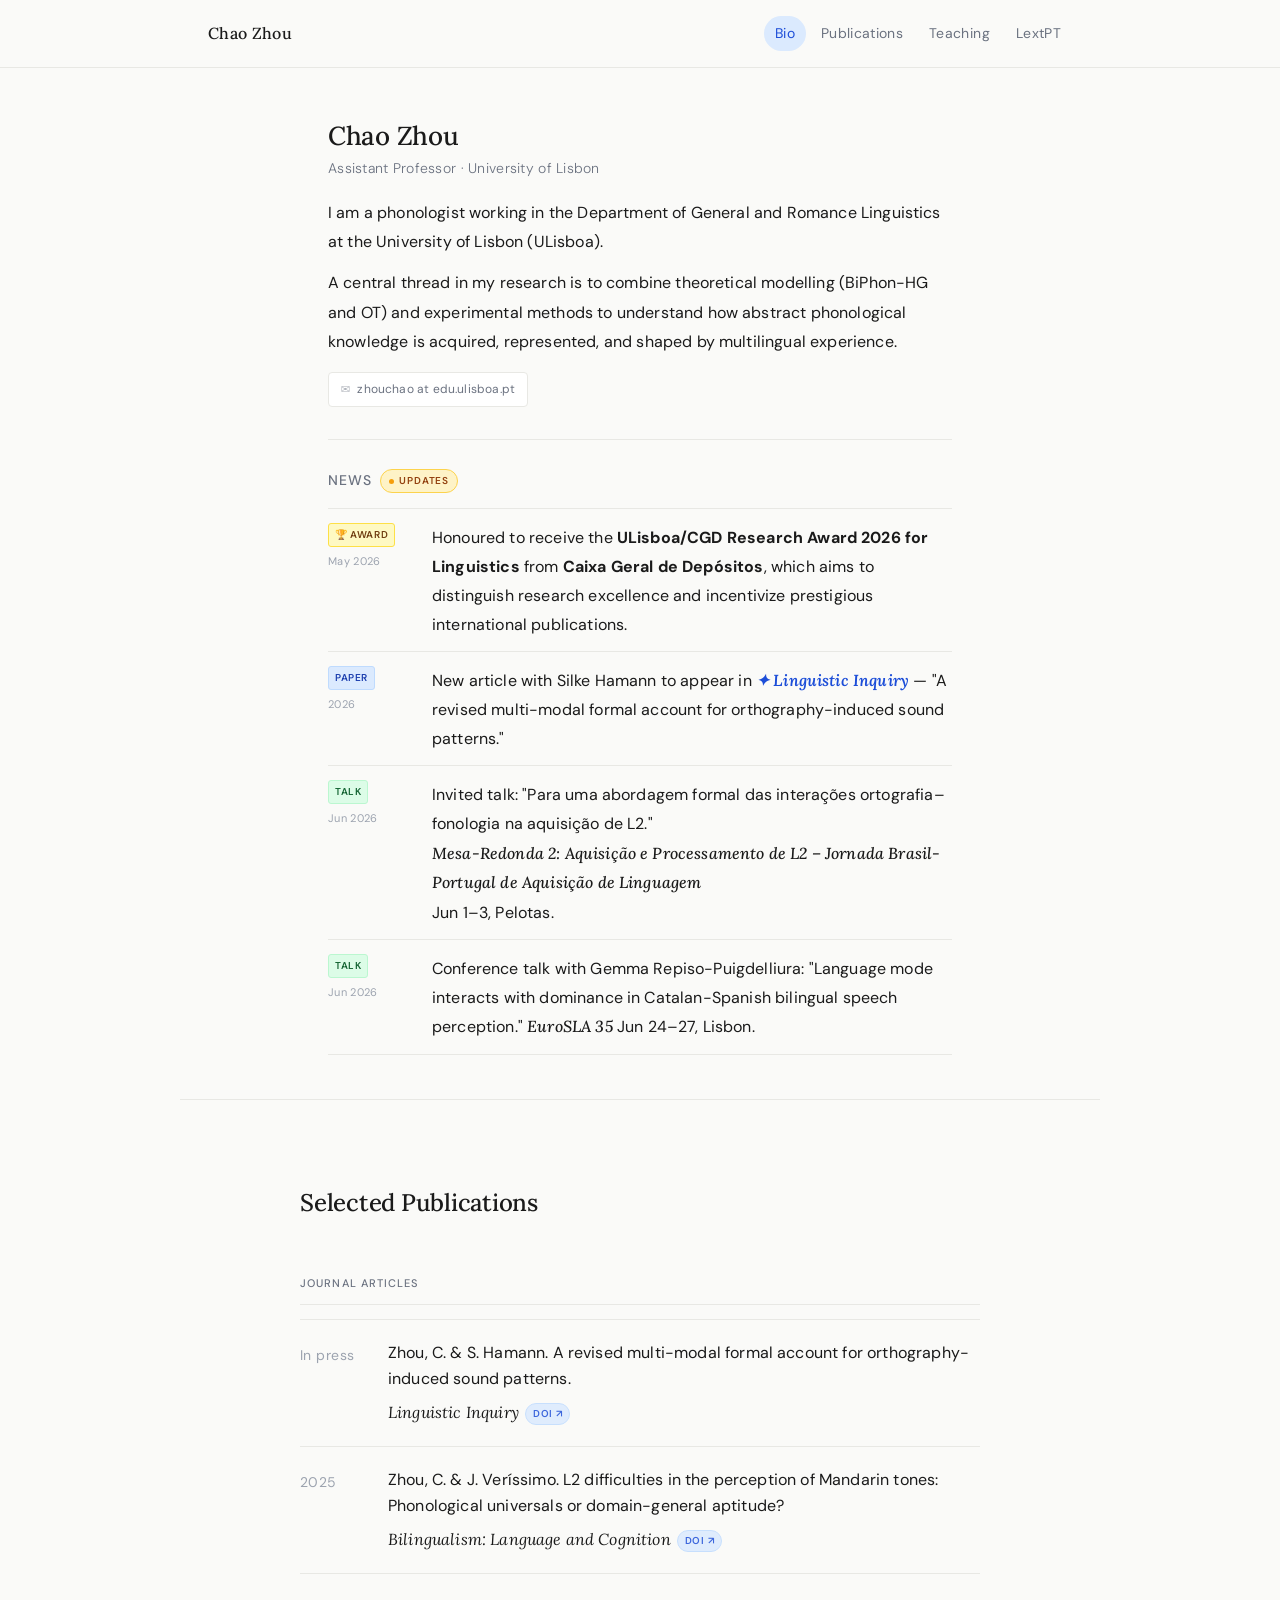
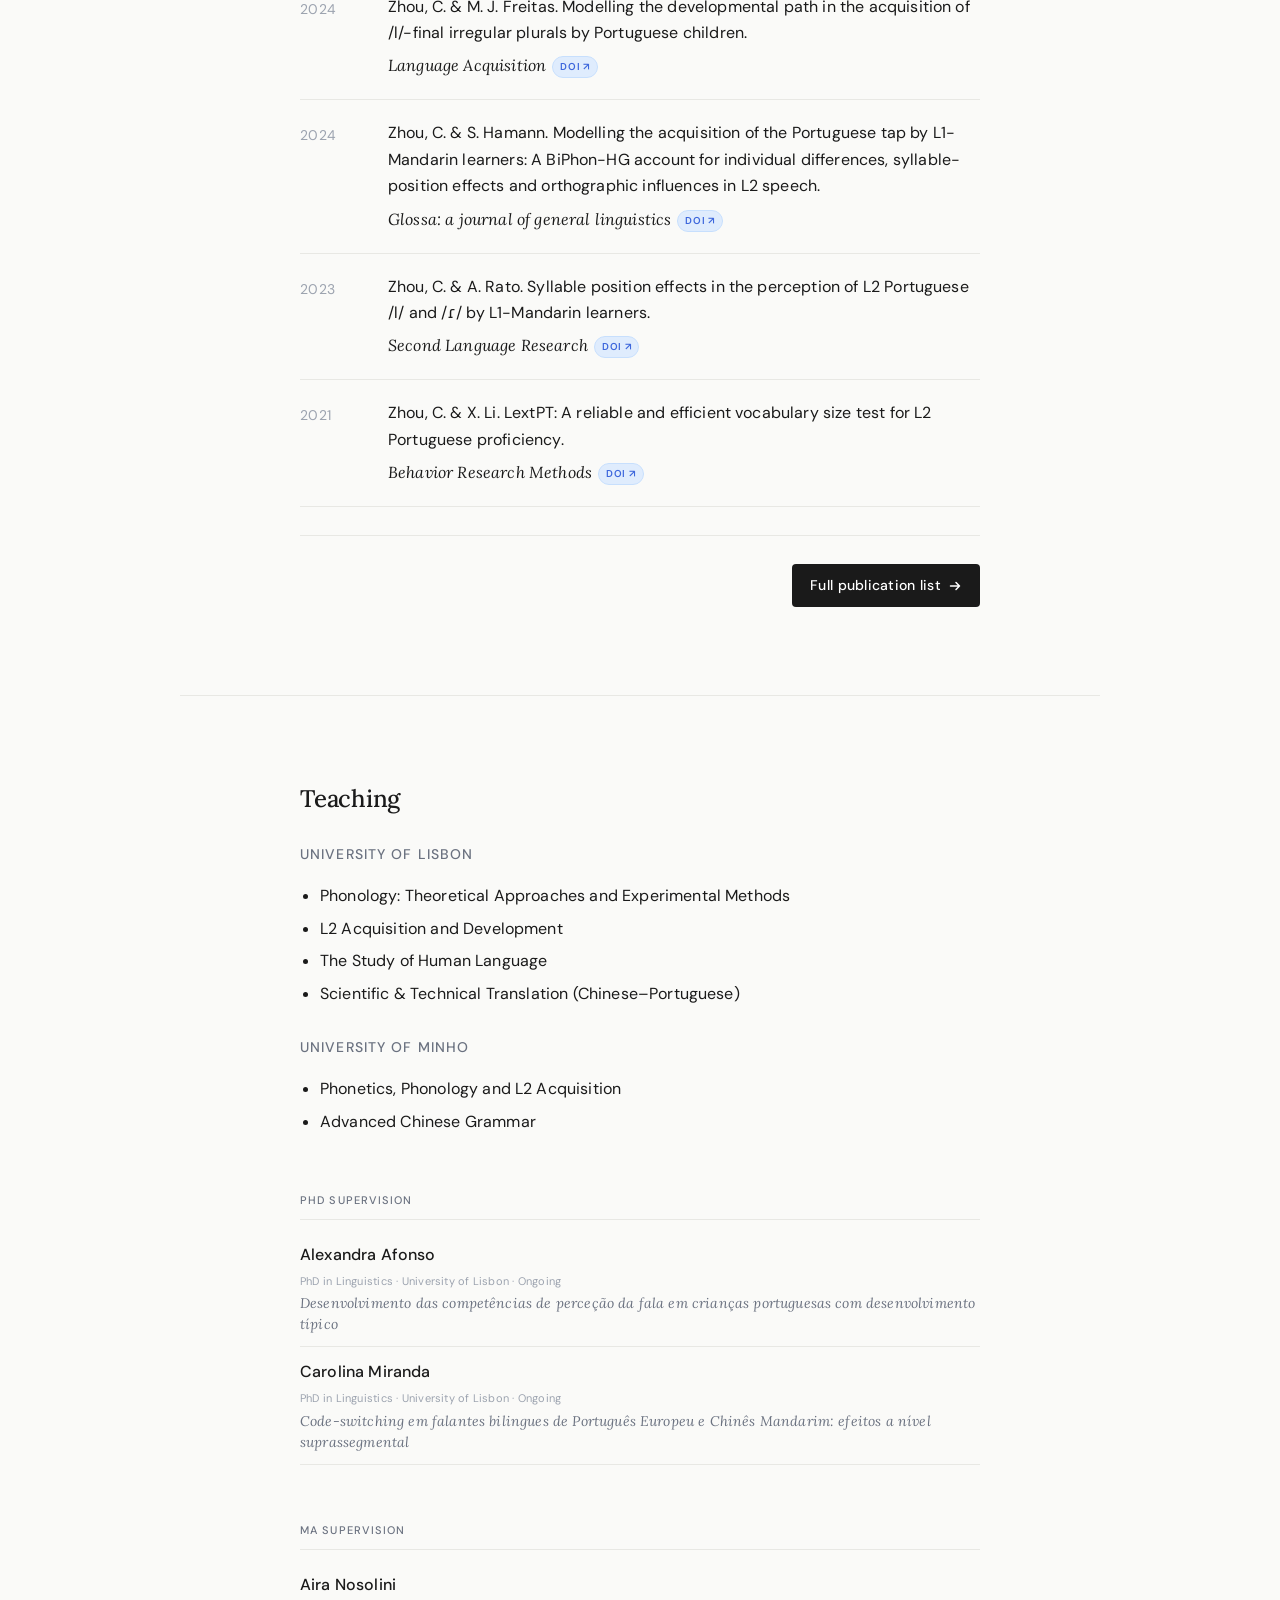
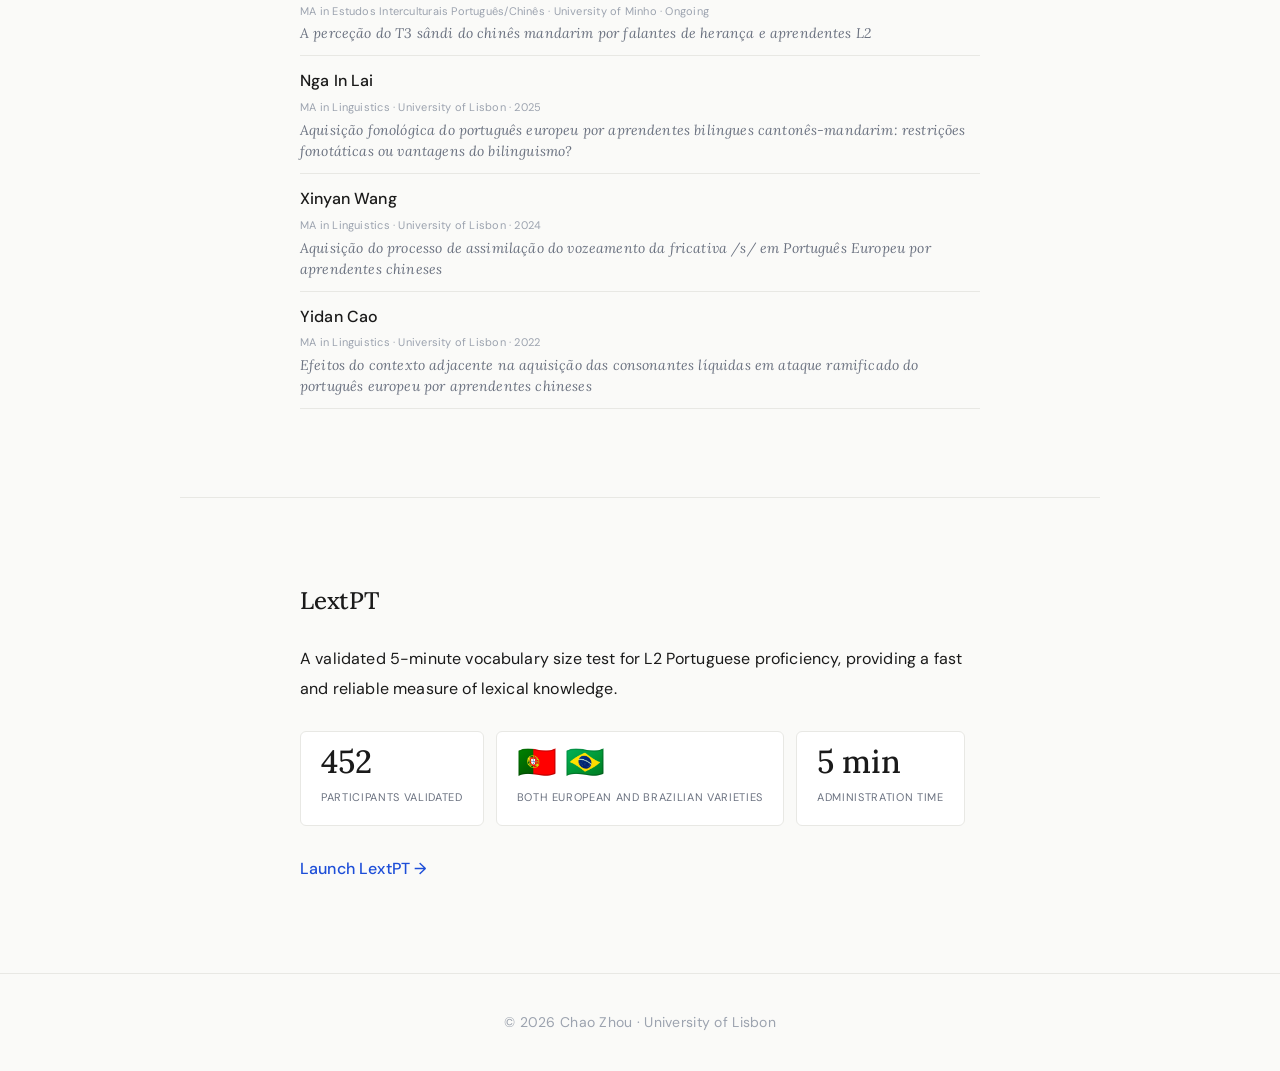
<file: index (3).html>
<!DOCTYPE html>
<html lang="en">
<head>
  <meta charset="UTF-8">
  <meta name="viewport" content="width=device-width, initial-scale=1.0">
  <title>Chao Zhou | Linguistics</title>
  <link rel="preconnect" href="https://fonts.googleapis.com">
  <link rel="preconnect" href="https://fonts.gstatic.com" crossorigin>
  <link href="https://fonts.googleapis.com/css2?family=Lora:ital,wght@0,400;0,500;0,600;1,400&family=DM+Sans:ital,opsz,wght@0,9..40,300;0,9..40,400;0,9..40,500;1,9..40,300&display=swap" rel="stylesheet">
<style>
/* =====================
   TOKENS
   ===================== */
:root {
  --text:       #1a1a1a;
  --muted:      #6b7280;
  --subtle:     #9ca3af;
  --border:     #e8e8e4;
  --bg:         #fafaf8;
  --accent:     #1d4ed8;
  --accent-dim: #dbeafe;

  --font-display: 'Lora', Georgia, serif;
  --font-body:    'DM Sans', system-ui, sans-serif;

  /* Type scale — three readable tiers
     11px  labels / micro / uppercase caps
     13px  secondary prose (journal, meta, nav)
     15px  primary body (pub titles, news, bio, lists)
     24px  section headings
     26px  bio name                                    */
  --size-xs:   11px;
  --size-sm:   14px;
  --size-base: 16px;
  --size-xl:   24px;
  --size-2xl:  32px;

  --space-xs:  8px;
  --space-sm:  16px;
  --space-md:  28px;
  --space-lg:  56px;
  --space-xl:  88px;

  --radius: 3px;
  --transition: 160ms ease;
}

*, *::before, *::after { margin:0; padding:0; box-sizing:border-box; }
html { font-size: var(--size-base); -webkit-font-smoothing: antialiased; }
body {
  font-family: var(--font-body);
  color: var(--text);
  background: var(--bg);
  line-height: 1.8;
  letter-spacing: 0.01em;
}

/* NAV */
.nav {
  position: sticky; top: 0; z-index: 100;
  background: rgba(250,250,248,0.92);
  backdrop-filter: blur(14px);
  border-bottom: 1px solid var(--border);
}
.nav-inner {
  max-width: 920px; margin: auto;
  display: flex; justify-content: space-between; align-items: center;
  padding: 16px 28px;
}
.logo { font-family: var(--font-display); font-weight: 500; font-size: var(--size-base); letter-spacing: 0.02em; }
nav { display: flex; align-items: center; gap: 4px; }
nav a {
  display: inline-block; padding: 5px 11px;
  text-decoration: none; color: var(--muted);
  font-size: var(--size-sm); font-weight: 400; letter-spacing: 0.025em;
  border-radius: 20px;
  transition: color var(--transition), background var(--transition);
}
nav a:hover { color: var(--text); background: rgba(0,0,0,0.05); }
nav a.active { color: var(--accent); background: var(--accent-dim); }

/* LAYOUT */
.section { padding: var(--space-xl) 28px; }
.container { max-width: 920px; margin: auto; }
.narrow { max-width: 680px; }

/* TYPOGRAPHY */
h2 {
  font-family: var(--font-display); font-size: var(--size-xl);
  font-weight: 500; line-height: 1.25; letter-spacing: -0.01em;
  margin-bottom: var(--space-md);
}
p { font-size: var(--size-base); line-height: 1.85; }

/* HR */
hr { border: none; border-top: 1px solid var(--border); max-width: 920px; margin: 0 auto; }

/* LINKS */
.link {
  display: inline-flex; align-items: center; gap: 4px;
  color: var(--accent); text-decoration: none; font-weight: 500;
  border-bottom: 1px solid transparent; transition: border-color var(--transition);
}
.link:hover { border-bottom-color: var(--accent); }

/* =====================
   HERO
   ===================== */
.hero {
  max-width: 680px;
  margin: 0 auto;
  padding: 52px 28px 44px;
}

/* BIO */
.bio-name {
  font-family: var(--font-display);
  font-size: 26px;
  font-weight: 500;
  line-height: 1.2;
  letter-spacing: -0.01em;
  margin-bottom: 5px;
}
.bio-role {
  font-size: var(--size-sm);
  font-weight: 300;
  color: var(--muted);
  letter-spacing: 0.02em;
  margin-bottom: 16px;
}
.bio-text {
  font-size: var(--size-base);
  line-height: 1.82;
  color: var(--text);
}
.email-line {
  display: inline-flex; align-items: center; gap: 7px;
  background: white; border: 1px solid var(--border); border-radius: 4px;
  padding: 6px 12px; margin-top: 16px;
  font-size: 12px; color: var(--muted); letter-spacing: 0.015em;
}
.email-line::before { content: '\2709'; font-size: 11px; opacity: 0.55; }

/* NEWS */
.news-block {
  margin-top: 32px;
  padding-top: 28px;
  border-top: 1px solid var(--border);
}
.news-header {
  display: flex; align-items: center; gap: 8px;
  margin-bottom: 14px;
}
.news-header-title {
  font-size: var(--size-sm); font-weight: 500;
  letter-spacing: 0.08em; text-transform: uppercase; color: var(--muted);
}
.news-live-dot {
  display: inline-flex; align-items: center; gap: 5px;
  background: #fef3c7; border: 1px solid #fcd34d;
  border-radius: 20px; padding: 2px 8px;
  font-size: 10px; font-weight: 600; letter-spacing: 0.08em;
  text-transform: uppercase; color: #92400e;
}
.news-live-dot::before {
  content: ''; width: 5px; height: 5px;
  background: #f59e0b; border-radius: 50%; flex-shrink: 0;
  animation: pulse-dot 1.8s ease-in-out infinite;
}
@keyframes pulse-dot {
  0%, 100% { opacity: 1; transform: scale(1); }
  50%       { opacity: 0.45; transform: scale(0.7); }
}

.news-list { display: flex; flex-direction: column; }
.news-item {
  display: grid;
  grid-template-columns: 88px 1fr;
  gap: 0 16px;
  padding: 12px 0;
  border-bottom: 1px solid var(--border);
}
.news-item:first-child { border-top: 1px solid var(--border); }

.news-left {
  display: flex; flex-direction: column; gap: 5px; padding-top: 2px;
}
.news-badge {
  display: inline-flex; align-items: center; justify-content: center;
  border-radius: 3px; padding: 2px 6px;
  font-size: 10px; font-weight: 600; letter-spacing: 0.06em;
  text-transform: uppercase; width: fit-content;
}
.news-badge.award { background: #fef9c3; border: 1px solid #fde047; color: #713f12; }
.news-badge.paper { background: var(--accent-dim); border: 1px solid #bfdbfe; color: #1e40af; }
.news-badge.grant { background: #dcfce7; border: 1px solid #bbf7d0; color: #166534; }
.news-badge.talk  { background: #dcfce7; border: 1px solid #bbf7d0; color: #166534; }

.news-date { font-size: var(--size-xs); color: var(--subtle); letter-spacing: 0.03em; }

/* ── NEWS TEXT: primary body tier ── */
.news-text { font-size: var(--size-base); line-height: 1.82; color: var(--text); padding-top: 2px; }
.news-text em { font-family: var(--font-display); font-style: italic; font-size: var(--size-base); color: var(--text); }

/* =====================
   RESEARCH INTRO
   ===================== */
.research-intro {
  font-family: var(--font-display);
  font-style: italic;
  font-size: var(--size-base);
  line-height: 1.78;
  color: var(--muted);
  border-left: 2px solid var(--border);
  padding-left: 20px;
  margin-bottom: var(--space-lg);
}

/* =====================
   PUBLICATIONS
   ===================== */
.pub-section { margin-top: var(--space-lg); }
.pub-section-label {
  font-size: var(--size-xs); font-weight: 500; letter-spacing: 0.1em;
  text-transform: uppercase; color: var(--muted);
  margin-bottom: 14px; padding-bottom: 10px; border-bottom: 1px solid var(--border);
}
.publist { display: flex; flex-direction: column; }
.pub {
  display: grid; grid-template-columns: 68px 1fr; gap: 0 20px;
  padding: 20px 0; border-bottom: 1px solid var(--border);
  transition: background var(--transition);
}
.pub:first-child { border-top: 1px solid var(--border); }
.pub:hover { background: rgba(0,0,0,0.015); margin: 0 -12px; padding: 20px 12px; border-radius: var(--radius); }
.year { font-size: var(--size-sm); color: var(--subtle); letter-spacing: 0.03em; padding-top: 3px; white-space: nowrap; }
.pub-body { display: flex; flex-direction: column; gap: 4px; }
.pub-authors { color: var(--muted); font-size: var(--size-sm); display: block; margin-bottom: 2px; }
.pub-title { font-size: var(--size-base); line-height: 1.65; }
.journal-row { display: flex; align-items: baseline; gap: 6px; margin-top: 3px; }
.journal { font-family: var(--font-display); font-style: italic; font-size: var(--size-base); color: var(--text); line-height: 1.5; }
.doi-badge {
  display: inline-flex; align-items: center; gap: 3px;
  font-family: var(--font-body); font-style: normal;
  font-size: 10px; font-weight: 600; letter-spacing: 0.07em;
  text-transform: uppercase; text-decoration: none;
  background: var(--accent-dim); color: var(--accent);
  border: 1px solid #bfdbfe; border-radius: 20px;
  padding: 1px 7px; flex-shrink: 0;
  opacity: 0.85; transition: opacity var(--transition), background var(--transition);
  position: relative; top: -1px;
}
.doi-badge:hover { opacity: 1; background: #bfdbfe; }

/* Flagship journal highlight in news */
.journal-flagship {
  font-family: var(--font-display); font-style: italic;
  font-size: var(--size-base); font-weight: 600;
  color: var(--accent);
}

/* VIEW ALL */
.view-all-row {
  display: flex; align-items: center; justify-content: space-between;
  margin-top: var(--space-md); padding-top: var(--space-md);
  border-top: 1px solid var(--border);
}
.view-all-note { font-size: var(--size-sm); color: var(--muted); }
.btn-view-all {
  display: inline-flex; align-items: center; gap: 7px;
  background: var(--text); color: white;
  text-decoration: none; font-size: var(--size-sm); font-weight: 500;
  letter-spacing: 0.02em; padding: 9px 18px; border-radius: 4px;
  transition: background var(--transition), transform var(--transition);
}
.btn-view-all:hover { background: #111; transform: translateY(-1px); }

/* TEACHING */
.teaching-block { margin-bottom: var(--space-md); }
.teaching-block:last-child { margin-bottom: 0; }
.teaching-block b {
  font-weight: 500; font-size: var(--size-sm); letter-spacing: 0.08em;
  text-transform: uppercase; color: var(--muted); display: block; margin-bottom: var(--space-xs);
}
ul.clean { margin: var(--space-sm) 0 var(--space-md) 20px; display: flex; flex-direction: column; gap: 6px; }
ul.clean li { font-size: var(--size-base); line-height: 1.65; }

/* =====================
   SUPERVISION — compact
   ===================== */
.supervision-section { margin-top: var(--space-lg); }
.sup-group-label {
  font-size: var(--size-xs); font-weight: 500; letter-spacing: 0.1em;
  text-transform: uppercase; color: var(--muted);
  margin-bottom: 10px; padding-bottom: 8px; border-bottom: 1px solid var(--border);
}
.sup-list { display: flex; flex-direction: column; }
.sup-item {
  display: flex; flex-direction: column; gap: 2px;
  padding: 11px 0;
  border-bottom: 1px solid var(--border);
}
.sup-name {
  font-size: var(--size-base); font-weight: 500; color: var(--text);
}
.sup-degree {
  font-size: var(--size-xs); color: var(--subtle); letter-spacing: 0.02em;
}
.sup-title {
  font-family: var(--font-display); font-style: italic;
  font-size: var(--size-sm); color: var(--muted); line-height: 1.5;
}

/* LEXTPT */
.stat-row { display: flex; flex-wrap: wrap; gap: 12px; margin: var(--space-md) 0; }
.stat { background: white; border: 1px solid var(--border); border-radius: 6px; padding: 14px 20px; min-width: 160px; }
.stat-num { font-family: var(--font-display); font-size: var(--size-2xl); font-weight: 500; line-height: 1; display: block; margin-bottom: 4px; }
.stat-label { font-size: var(--size-xs); color: var(--muted); letter-spacing: 0.06em; text-transform: uppercase; }

/* FOOTER */
.footer { text-align: center; padding: 36px 28px; color: var(--subtle); font-size: var(--size-sm); letter-spacing: 0.02em; border-top: 1px solid var(--border); }

/* RESPONSIVE */
@media (max-width: 640px) {
  .hero { padding: 36px 18px 36px; }
  h2 { font-size: 18px; }
  .nav-inner { padding: 14px 18px; }
  .section { padding-left: 18px; padding-right: 18px; }
  nav a { padding: 4px 8px; font-size: 12px; }
  .pub { grid-template-columns: 54px 1fr; gap: 0 12px; }
  .view-all-row { flex-direction: column; align-items: flex-start; gap: 12px; }
  .news-item { grid-template-columns: 72px 1fr; }
}
</style>
</head>
<body>

<!-- NAV -->
<header class="nav">
  <div class="nav-inner">
    <div class="logo">Chao Zhou</div>
    <nav>
      <a href="#top">Bio</a>
      <a href="#publications">Publications</a>
      <a href="#teaching">Teaching</a>
      <a href="#lextpt">LextPT</a>
    </nav>
  </div>
</header>

<!-- ═══ HERO ═══ -->
<div id="top" class="hero">

  <!-- BIO -->
  <h1 class="bio-name">Chao Zhou</h1>
  <p class="bio-role">Assistant Professor · University of Lisbon</p>
  <p class="bio-text">I am a phonologist working in the Department of General and Romance Linguistics at the University of Lisbon (ULisboa).</p>
  <p class="bio-text" style="margin-top: 12px;">A central thread in my research is to combine theoretical modelling (BiPhon-HG and OT) and experimental methods to understand how abstract phonological knowledge is acquired, represented, and shaped by multilingual experience.</p>
  <div class="email-line">zhouchao at edu.ulisboa.pt</div>

  <!-- NEWS -->
  <div class="news-block">
    <div class="news-header">
      <span class="news-header-title">News</span>
      <span class="news-live-dot">Updates</span>
    </div>

    <div class="news-list">

      <div class="news-item">
        <div class="news-left">
          <span class="news-badge award">🏆 Award</span>
          <span class="news-date">May 2026</span>
        </div>
        <span class="news-text">
          Honoured to receive the <strong>ULisboa/CGD Research Award 2026 for Linguistics</strong> from <strong>Caixa Geral de Depósitos</strong>, which aims to distinguish research excellence and incentivize prestigious international publications.
        </span>
      </div>

      <div class="news-item">
        <div class="news-left">
          <span class="news-badge paper">Paper</span>
          <span class="news-date">2026</span>
        </div>
        <span class="news-text">
          New article with Silke Hamann to appear in <span class="journal-flagship">✦ Linguistic Inquiry</span> — "A revised multi-modal formal account for orthography-induced sound patterns."
        </span>
      </div>

      <div class="news-item">
        <div class="news-left">
          <span class="news-badge talk">Talk</span>
          <span class="news-date">Jun 2026</span>
        </div>
        <span class="news-text">
          Invited talk: "Para uma abordagem formal das interações ortografia–fonologia na aquisição de L2." <a class="link" href="https://www.even3.com.br/jornada-brasil-portugal-de-aquisicao-de-linguagem-705838/" target="_blank" rel="noopener"><em>Mesa-Redonda 2: Aquisição e Processamento de L2 – Jornada Brasil-Portugal de Aquisição de Linguagem</em></a> Jun 1–3, Pelotas.
        </span>
      </div>

      <div class="news-item">
        <div class="news-left">
          <span class="news-badge talk">Talk</span>
          <span class="news-date">Jun 2026</span>
        </div>
        <span class="news-text">
          Conference talk with Gemma Repiso-Puigdelliura: "Language mode interacts with dominance in Catalan-Spanish bilingual speech perception." <a class="link" href="https://eurosla35.fcsh.unl.pt/" target="_blank" rel="noopener"><em>EuroSLA 35</em></a> Jun 24–27, Lisbon.
        </span>
      </div>

    </div>
  </div>

</div>

<hr>

<!-- PUBLICATIONS -->
<section id="publications" class="section">
  <div class="container narrow">

    <h2>Selected Publications</h2>

    <div class="pub-section">
      <div class="pub-section-label">Journal Articles</div>
      <div class="publist" id="pub-container"></div>
    </div>

    <div class="view-all-row">
      <span class="view-all-note"> </span>
      <a href="publications.html" class="btn-view-all">
        Full publication list
        <svg width="14" height="14" viewBox="0 0 14 14" fill="none" xmlns="http://www.w3.org/2000/svg">
          <path d="M2.5 7H11.5M11.5 7L8 3.5M11.5 7L8 10.5" stroke="white" stroke-width="1.5" stroke-linecap="round" stroke-linejoin="round"/>
        </svg>
      </a>
    </div>

  </div>
</section>

<hr>

<!-- TEACHING -->
<section id="teaching" class="section">
  <div class="container narrow">
    <h2>Teaching</h2>

    <div class="teaching-block">
      <b>University of Lisbon</b>
      <ul class="clean">
        <li>Phonology: Theoretical Approaches and Experimental Methods</li>
        <li>L2 Acquisition and Development</li>
        <li>The Study of Human Language</li>
        <li>Scientific &amp; Technical Translation (Chinese–Portuguese)</li>
      </ul>
    </div>

    <div class="teaching-block">
      <b>University of Minho</b>
      <ul class="clean">
        <li>Phonetics, Phonology and L2 Acquisition</li>
        <li>Advanced Chinese Grammar</li>
      </ul>
    </div>

    <!-- PhD SUPERVISION -->
    <div class="supervision-section">
      <div class="sup-group-label">PhD Supervision</div>
      <div class="sup-list">

        <div class="sup-item">
          <span class="sup-name">Alexandra Afonso</span>
          <span class="sup-degree">PhD in Linguistics · University of Lisbon · Ongoing</span>
          <span class="sup-title">Desenvolvimento das competências de perceção da fala em crianças portuguesas com desenvolvimento típico</span>
        </div>

        <div class="sup-item">
          <span class="sup-name">Carolina Miranda</span>
          <span class="sup-degree">PhD in Linguistics · University of Lisbon · Ongoing</span>
          <span class="sup-title">Code-switching em falantes bilingues de Português Europeu e Chinês Mandarim: efeitos a nível suprassegmental</span>
        </div>

      </div>
    </div>

    <!-- MA SUPERVISION -->
    <div class="supervision-section">
      <div class="sup-group-label">MA Supervision</div>
      <div class="sup-list">

        <div class="sup-item">
          <span class="sup-name">Aira Nosolini</span>
          <span class="sup-degree">MA in Estudos Interculturais Português/Chinês · University of Minho · Ongoing</span>
          <span class="sup-title">A perceção do T3 sândi do chinês mandarim por falantes de herança e aprendentes L2</span>
        </div>

        <div class="sup-item">
          <span class="sup-name">Nga In Lai</span>
          <span class="sup-degree">MA in Linguistics · University of Lisbon · 2025</span>
          <span class="sup-title">Aquisição fonológica do português europeu por aprendentes bilingues cantonês-mandarim: restrições fonotáticas ou vantagens do bilinguismo?</span>
        </div>

        <div class="sup-item">
          <span class="sup-name">Xinyan Wang</span>
          <span class="sup-degree">MA in Linguistics · University of Lisbon · 2024</span>
          <span class="sup-title">Aquisição do processo de assimilação do vozeamento da fricativa /s/ em Português Europeu por aprendentes chineses</span>
        </div>

        <div class="sup-item">
          <span class="sup-name">Yidan Cao</span>
          <span class="sup-degree">MA in Linguistics · University of Lisbon · 2022</span>
          <span class="sup-title">Efeitos do contexto adjacente na aquisição das consonantes líquidas em ataque ramificado do português europeu por aprendentes chineses</span>
        </div>

      </div>
    </div>

  </div>
</section>

<hr>

<!-- LEXTPT -->
<section id="lextpt" class="section">
  <div class="container narrow">
    <h2>LextPT</h2>
    <p>A validated 5-minute vocabulary size test for L2 Portuguese proficiency, providing a fast and reliable measure of lexical knowledge.</p>
    <div class="stat-row">
      <div class="stat"><span class="stat-num">452</span><span class="stat-label">Participants validated</span></div>
      <div class="stat">
        <span class="stat-num">🇵🇹 🇧🇷</span>
        <span class="stat-label">Both European and Brazilian varieties</span>
      </div>
      <div class="stat"><span class="stat-num">5 min</span><span class="stat-label">Administration time</span></div>
    </div>
    <p><a class="link" href="https://app.gorilla.sc/openmaterials/513634" target="_blank">Launch LextPT →</a></p>
  </div>
</section>

<footer class="footer">© 2026 Chao Zhou · University of Lisbon</footer>

<script>
// SMOOTH SCROLL
document.querySelectorAll('a[href^="#"]').forEach(function(a) {
  a.addEventListener('click', function(e) {
    var target = document.querySelector(a.getAttribute('href'));
    if (!target) return;
    e.preventDefault();
    target.scrollIntoView({ behavior: 'smooth' });
  });
});

// ACTIVE NAV
var secs = document.querySelectorAll('section[id]');
var links = document.querySelectorAll('.nav a');
window.addEventListener('scroll', function() {
  var cur = 'top';
  secs.forEach(function(s) { if (window.scrollY >= s.offsetTop - 140) cur = s.id; });
  links.forEach(function(a) {
    var href = a.getAttribute('href');
    a.classList.toggle('active', href === '#' + cur || (href === '#top' && cur === 'top'));
  });
}, { passive: true });

// ── SELECTED PUBLICATIONS ────────────────────────────────
var selected = [
  { title: 'Zhou, C. &amp; S. Hamann. A revised multi-modal formal account for orthography-induced sound patterns.', journal: 'Linguistic Inquiry', year: 'In press', doi: '10.1017/S136672892510011x' },
  { title: 'Zhou, C. &amp; J. Veríssimo. L2 difficulties in the perception of Mandarin tones: Phonological universals or domain-general aptitude?', journal: 'Bilingualism: Language and Cognition', year: 2025, doi: '10.1017/S1366728925100114' },
  { title: 'Zhou, C. &amp; M. J. Freitas. Modelling the developmental path in the acquisition of /l/-final irregular plurals by Portuguese children.', journal: 'Language Acquisition', year: 2024, doi: '10.1080/10489223.2024.2314029' },
  { title: 'Zhou, C. &amp; S. Hamann. Modelling the acquisition of the Portuguese tap by L1-Mandarin learners: A BiPhon-HG account for individual differences, syllable-position effects and orthographic influences in L2 speech.', journal: 'Glossa: a journal of general linguistics', year: 2024, doi: '10.16995/glossa.9692' },
  { title: 'Zhou, C. &amp; A. Rato. Syllable position effects in the perception of L2 Portuguese /l/ and /ɾ/ by L1-Mandarin learners.', journal: 'Second Language Research', year: 2023, doi: '10.1177/02676583221137713' },
  { title: 'Zhou, C. &amp; X. Li. LextPT: A reliable and efficient vocabulary size test for L2 Portuguese proficiency.', journal: 'Behavior Research Methods', year: 2021, doi: '10.3758/s13428-021-01731-1' },
];

var pubEl = document.getElementById('pub-container');
selected.forEach(function(p) {
  var d = document.createElement('div');
  d.className = 'pub';
  d.innerHTML =
    '<span class="year">' + p.year + '</span>' +
    '<div class="pub-body">' +
      '<span class="pub-title">' + p.title + '</span>' +
      '<span class="journal-row">' +
        '<em class="journal">' + p.journal + '</em>' +
        (p.doi ? '<a class="doi-badge" href="https://doi.org/' + p.doi + '" target="_blank" rel="noopener" title="' + p.doi + '">doi ↗</a>' : '') +
      '</span>' +
    '</div>';
  pubEl.appendChild(d);
});
</script>
</body>
</html>
</file>
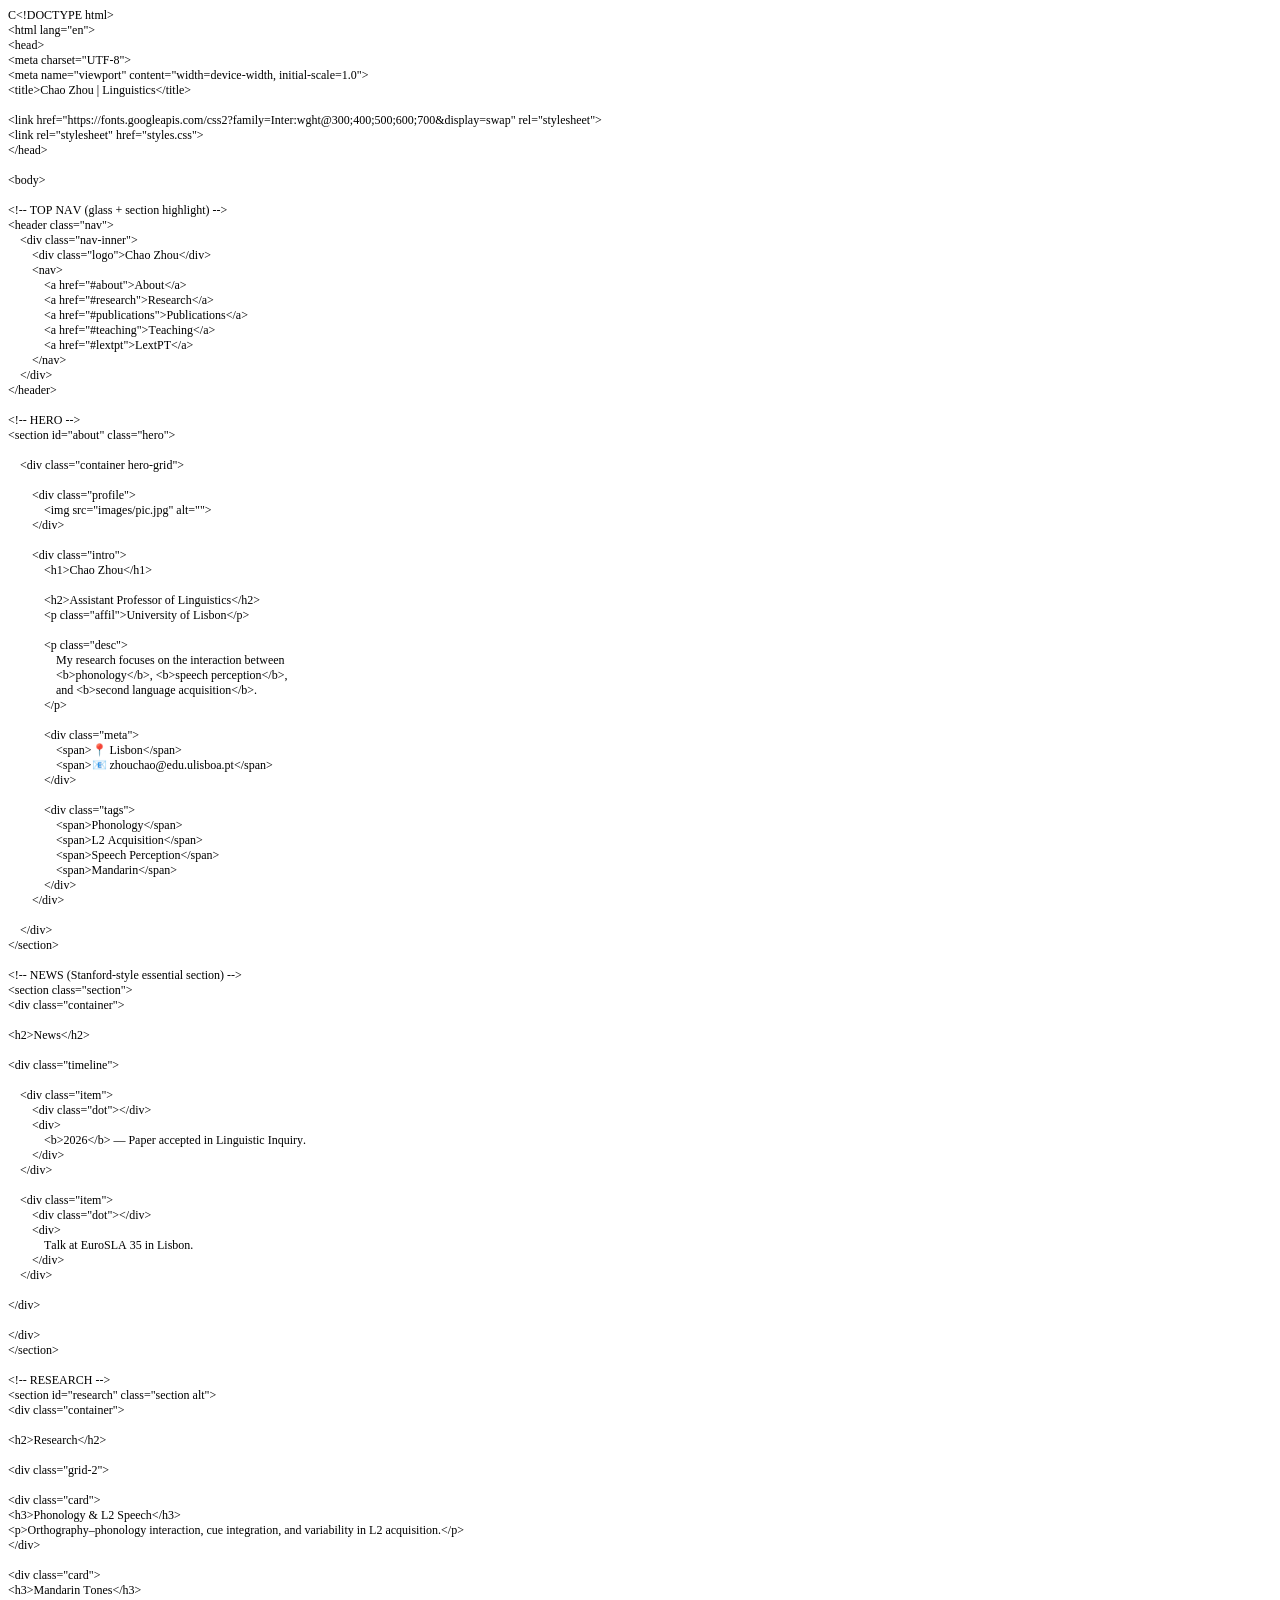
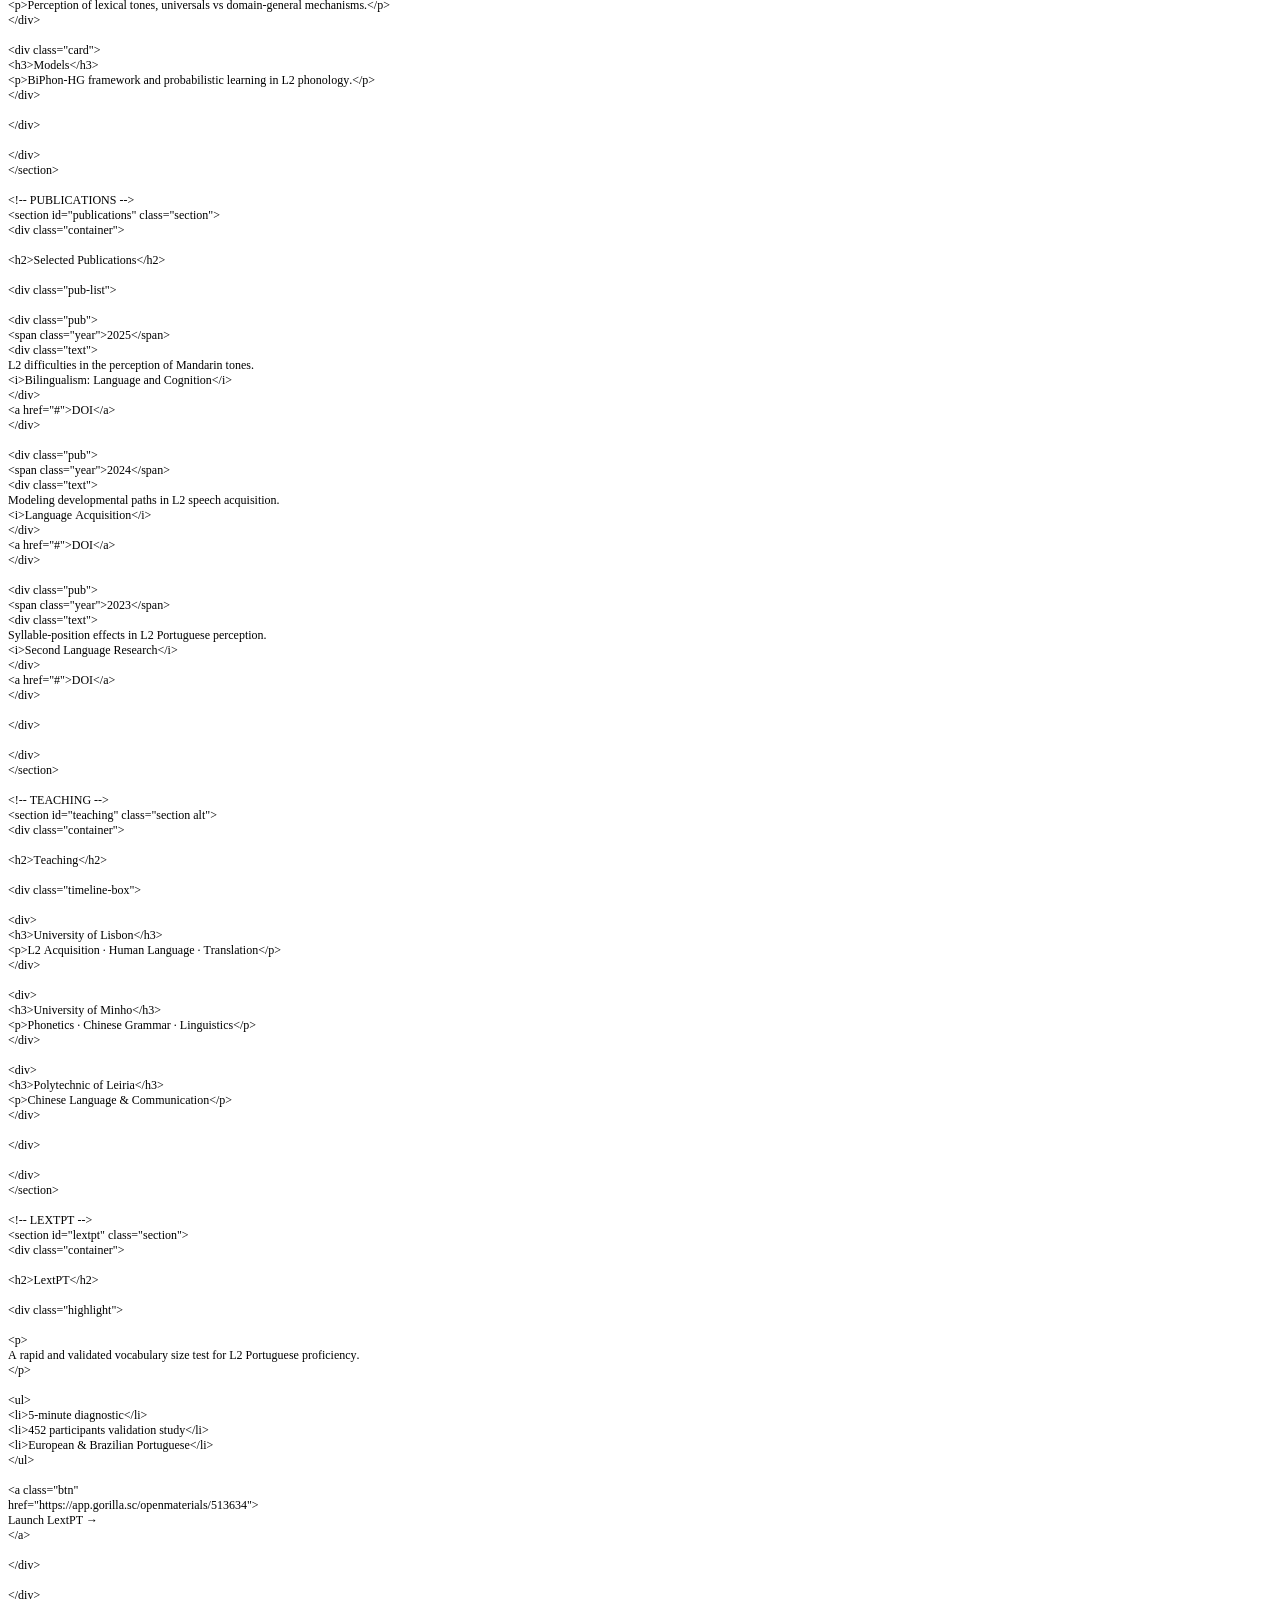
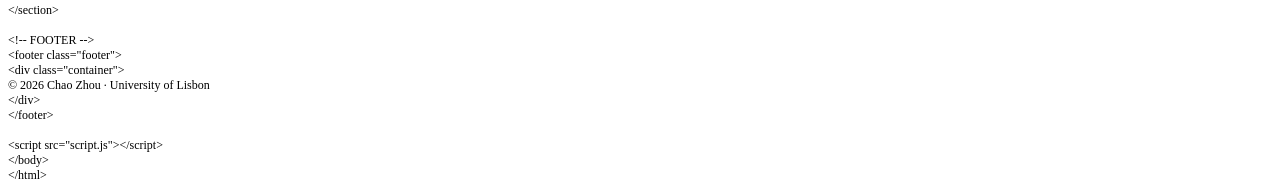
<file: index2.html>
<!DOCTYPE html PUBLIC "-//W3C//DTD HTML 4.01//EN" "http://www.w3.org/TR/html4/strict.dtd">
<html>
<head>
  <meta http-equiv="Content-Type" content="text/html; charset=utf-8">
  <meta http-equiv="Content-Style-Type" content="text/css">
  <title></title>
  <meta name="Generator" content="Cocoa HTML Writer">
  <meta name="CocoaVersion" content="2575.6">
  <style type="text/css">
    p.p1 {margin: 0.0px 0.0px 0.0px 0.0px; font: 12.0px Times; -webkit-text-stroke: #000000}
    p.p2 {margin: 0.0px 0.0px 0.0px 0.0px; font: 12.0px Times; -webkit-text-stroke: #000000; min-height: 14.0px}
    span.s1 {font-kerning: none}
  </style>
</head>
<body>
<p class="p1"><span class="s1">C&lt;!DOCTYPE html&gt;</span></p>
<p class="p1"><span class="s1">&lt;html lang="en"&gt;</span></p>
<p class="p1"><span class="s1">&lt;head&gt;</span></p>
<p class="p1"><span class="s1">&lt;meta charset="UTF-8"&gt;</span></p>
<p class="p1"><span class="s1">&lt;meta name="viewport" content="width=device-width, initial-scale=1.0"&gt;</span></p>
<p class="p1"><span class="s1">&lt;title&gt;Chao Zhou | Linguistics&lt;/title&gt;</span></p>
<p class="p2"><span class="s1"></span><br></p>
<p class="p1"><span class="s1">&lt;link href="https://fonts.googleapis.com/css2?family=Inter:wght@300;400;500;600;700&amp;display=swap" rel="stylesheet"&gt;</span></p>
<p class="p1"><span class="s1">&lt;link rel="stylesheet" href="styles.css"&gt;</span></p>
<p class="p1"><span class="s1">&lt;/head&gt;</span></p>
<p class="p2"><span class="s1"></span><br></p>
<p class="p1"><span class="s1">&lt;body&gt;</span></p>
<p class="p2"><span class="s1"></span><br></p>
<p class="p1"><span class="s1">&lt;!-- TOP NAV (glass + section highlight) --&gt;</span></p>
<p class="p1"><span class="s1">&lt;header class="nav"&gt;</span></p>
<p class="p1"><span class="s1"><span class="Apple-converted-space">    </span>&lt;div class="nav-inner"&gt;</span></p>
<p class="p1"><span class="s1"><span class="Apple-converted-space">        </span>&lt;div class="logo"&gt;Chao Zhou&lt;/div&gt;</span></p>
<p class="p1"><span class="s1"><span class="Apple-converted-space">        </span>&lt;nav&gt;</span></p>
<p class="p1"><span class="s1"><span class="Apple-converted-space">            </span>&lt;a href="#about"&gt;About&lt;/a&gt;</span></p>
<p class="p1"><span class="s1"><span class="Apple-converted-space">            </span>&lt;a href="#research"&gt;Research&lt;/a&gt;</span></p>
<p class="p1"><span class="s1"><span class="Apple-converted-space">            </span>&lt;a href="#publications"&gt;Publications&lt;/a&gt;</span></p>
<p class="p1"><span class="s1"><span class="Apple-converted-space">            </span>&lt;a href="#teaching"&gt;Teaching&lt;/a&gt;</span></p>
<p class="p1"><span class="s1"><span class="Apple-converted-space">            </span>&lt;a href="#lextpt"&gt;LextPT&lt;/a&gt;</span></p>
<p class="p1"><span class="s1"><span class="Apple-converted-space">        </span>&lt;/nav&gt;</span></p>
<p class="p1"><span class="s1"><span class="Apple-converted-space">    </span>&lt;/div&gt;</span></p>
<p class="p1"><span class="s1">&lt;/header&gt;</span></p>
<p class="p2"><span class="s1"></span><br></p>
<p class="p1"><span class="s1">&lt;!-- HERO --&gt;</span></p>
<p class="p1"><span class="s1">&lt;section id="about" class="hero"&gt;</span></p>
<p class="p2"><span class="s1"></span><br></p>
<p class="p1"><span class="s1"><span class="Apple-converted-space">    </span>&lt;div class="container hero-grid"&gt;</span></p>
<p class="p2"><span class="s1"></span><br></p>
<p class="p1"><span class="s1"><span class="Apple-converted-space">        </span>&lt;div class="profile"&gt;</span></p>
<p class="p1"><span class="s1"><span class="Apple-converted-space">            </span>&lt;img src="images/pic.jpg" alt=""&gt;</span></p>
<p class="p1"><span class="s1"><span class="Apple-converted-space">        </span>&lt;/div&gt;</span></p>
<p class="p2"><span class="s1"></span><br></p>
<p class="p1"><span class="s1"><span class="Apple-converted-space">        </span>&lt;div class="intro"&gt;</span></p>
<p class="p1"><span class="s1"><span class="Apple-converted-space">            </span>&lt;h1&gt;Chao Zhou&lt;/h1&gt;</span></p>
<p class="p2"><span class="s1"></span><br></p>
<p class="p1"><span class="s1"><span class="Apple-converted-space">            </span>&lt;h2&gt;Assistant Professor of Linguistics&lt;/h2&gt;</span></p>
<p class="p1"><span class="s1"><span class="Apple-converted-space">            </span>&lt;p class="affil"&gt;University of Lisbon&lt;/p&gt;</span></p>
<p class="p2"><span class="s1"></span><br></p>
<p class="p1"><span class="s1"><span class="Apple-converted-space">            </span>&lt;p class="desc"&gt;</span></p>
<p class="p1"><span class="s1"><span class="Apple-converted-space">                </span>My research focuses on the interaction between</span></p>
<p class="p1"><span class="s1"><span class="Apple-converted-space">                </span>&lt;b&gt;phonology&lt;/b&gt;, &lt;b&gt;speech perception&lt;/b&gt;,</span></p>
<p class="p1"><span class="s1"><span class="Apple-converted-space">                </span>and &lt;b&gt;second language acquisition&lt;/b&gt;.</span></p>
<p class="p1"><span class="s1"><span class="Apple-converted-space">            </span>&lt;/p&gt;</span></p>
<p class="p2"><span class="s1"></span><br></p>
<p class="p1"><span class="s1"><span class="Apple-converted-space">            </span>&lt;div class="meta"&gt;</span></p>
<p class="p1"><span class="s1"><span class="Apple-converted-space">                </span>&lt;span&gt;📍 Lisbon&lt;/span&gt;</span></p>
<p class="p1"><span class="s1"><span class="Apple-converted-space">                </span>&lt;span&gt;📧 zhouchao@edu.ulisboa.pt&lt;/span&gt;</span></p>
<p class="p1"><span class="s1"><span class="Apple-converted-space">            </span>&lt;/div&gt;</span></p>
<p class="p2"><span class="s1"></span><br></p>
<p class="p1"><span class="s1"><span class="Apple-converted-space">            </span>&lt;div class="tags"&gt;</span></p>
<p class="p1"><span class="s1"><span class="Apple-converted-space">                </span>&lt;span&gt;Phonology&lt;/span&gt;</span></p>
<p class="p1"><span class="s1"><span class="Apple-converted-space">                </span>&lt;span&gt;L2 Acquisition&lt;/span&gt;</span></p>
<p class="p1"><span class="s1"><span class="Apple-converted-space">                </span>&lt;span&gt;Speech Perception&lt;/span&gt;</span></p>
<p class="p1"><span class="s1"><span class="Apple-converted-space">                </span>&lt;span&gt;Mandarin&lt;/span&gt;</span></p>
<p class="p1"><span class="s1"><span class="Apple-converted-space">            </span>&lt;/div&gt;</span></p>
<p class="p1"><span class="s1"><span class="Apple-converted-space">        </span>&lt;/div&gt;</span></p>
<p class="p2"><span class="s1"></span><br></p>
<p class="p1"><span class="s1"><span class="Apple-converted-space">    </span>&lt;/div&gt;</span></p>
<p class="p1"><span class="s1">&lt;/section&gt;</span></p>
<p class="p2"><span class="s1"></span><br></p>
<p class="p1"><span class="s1">&lt;!-- NEWS (Stanford-style essential section) --&gt;</span></p>
<p class="p1"><span class="s1">&lt;section class="section"&gt;</span></p>
<p class="p1"><span class="s1">&lt;div class="container"&gt;</span></p>
<p class="p2"><span class="s1"></span><br></p>
<p class="p1"><span class="s1">&lt;h2&gt;News&lt;/h2&gt;</span></p>
<p class="p2"><span class="s1"></span><br></p>
<p class="p1"><span class="s1">&lt;div class="timeline"&gt;</span></p>
<p class="p2"><span class="s1"></span><br></p>
<p class="p1"><span class="s1"><span class="Apple-converted-space">    </span>&lt;div class="item"&gt;</span></p>
<p class="p1"><span class="s1"><span class="Apple-converted-space">        </span>&lt;div class="dot"&gt;&lt;/div&gt;</span></p>
<p class="p1"><span class="s1"><span class="Apple-converted-space">        </span>&lt;div&gt;</span></p>
<p class="p1"><span class="s1"><span class="Apple-converted-space">            </span>&lt;b&gt;2026&lt;/b&gt; — Paper accepted in Linguistic Inquiry.</span></p>
<p class="p1"><span class="s1"><span class="Apple-converted-space">        </span>&lt;/div&gt;</span></p>
<p class="p1"><span class="s1"><span class="Apple-converted-space">    </span>&lt;/div&gt;</span></p>
<p class="p2"><span class="s1"></span><br></p>
<p class="p1"><span class="s1"><span class="Apple-converted-space">    </span>&lt;div class="item"&gt;</span></p>
<p class="p1"><span class="s1"><span class="Apple-converted-space">        </span>&lt;div class="dot"&gt;&lt;/div&gt;</span></p>
<p class="p1"><span class="s1"><span class="Apple-converted-space">        </span>&lt;div&gt;</span></p>
<p class="p1"><span class="s1"><span class="Apple-converted-space">            </span>Talk at EuroSLA 35 in Lisbon.</span></p>
<p class="p1"><span class="s1"><span class="Apple-converted-space">        </span>&lt;/div&gt;</span></p>
<p class="p1"><span class="s1"><span class="Apple-converted-space">    </span>&lt;/div&gt;</span></p>
<p class="p2"><span class="s1"></span><br></p>
<p class="p1"><span class="s1">&lt;/div&gt;</span></p>
<p class="p2"><span class="s1"></span><br></p>
<p class="p1"><span class="s1">&lt;/div&gt;</span></p>
<p class="p1"><span class="s1">&lt;/section&gt;</span></p>
<p class="p2"><span class="s1"></span><br></p>
<p class="p1"><span class="s1">&lt;!-- RESEARCH --&gt;</span></p>
<p class="p1"><span class="s1">&lt;section id="research" class="section alt"&gt;</span></p>
<p class="p1"><span class="s1">&lt;div class="container"&gt;</span></p>
<p class="p2"><span class="s1"></span><br></p>
<p class="p1"><span class="s1">&lt;h2&gt;Research&lt;/h2&gt;</span></p>
<p class="p2"><span class="s1"></span><br></p>
<p class="p1"><span class="s1">&lt;div class="grid-2"&gt;</span></p>
<p class="p2"><span class="s1"></span><br></p>
<p class="p1"><span class="s1">&lt;div class="card"&gt;</span></p>
<p class="p1"><span class="s1">&lt;h3&gt;Phonology &amp; L2 Speech&lt;/h3&gt;</span></p>
<p class="p1"><span class="s1">&lt;p&gt;Orthography–phonology interaction, cue integration, and variability in L2 acquisition.&lt;/p&gt;</span></p>
<p class="p1"><span class="s1">&lt;/div&gt;</span></p>
<p class="p2"><span class="s1"></span><br></p>
<p class="p1"><span class="s1">&lt;div class="card"&gt;</span></p>
<p class="p1"><span class="s1">&lt;h3&gt;Mandarin Tones&lt;/h3&gt;</span></p>
<p class="p1"><span class="s1">&lt;p&gt;Perception of lexical tones, universals vs domain-general mechanisms.&lt;/p&gt;</span></p>
<p class="p1"><span class="s1">&lt;/div&gt;</span></p>
<p class="p2"><span class="s1"></span><br></p>
<p class="p1"><span class="s1">&lt;div class="card"&gt;</span></p>
<p class="p1"><span class="s1">&lt;h3&gt;Models&lt;/h3&gt;</span></p>
<p class="p1"><span class="s1">&lt;p&gt;BiPhon-HG framework and probabilistic learning in L2 phonology.&lt;/p&gt;</span></p>
<p class="p1"><span class="s1">&lt;/div&gt;</span></p>
<p class="p2"><span class="s1"></span><br></p>
<p class="p1"><span class="s1">&lt;/div&gt;</span></p>
<p class="p2"><span class="s1"></span><br></p>
<p class="p1"><span class="s1">&lt;/div&gt;</span></p>
<p class="p1"><span class="s1">&lt;/section&gt;</span></p>
<p class="p2"><span class="s1"></span><br></p>
<p class="p1"><span class="s1">&lt;!-- PUBLICATIONS --&gt;</span></p>
<p class="p1"><span class="s1">&lt;section id="publications" class="section"&gt;</span></p>
<p class="p1"><span class="s1">&lt;div class="container"&gt;</span></p>
<p class="p2"><span class="s1"></span><br></p>
<p class="p1"><span class="s1">&lt;h2&gt;Selected Publications&lt;/h2&gt;</span></p>
<p class="p2"><span class="s1"></span><br></p>
<p class="p1"><span class="s1">&lt;div class="pub-list"&gt;</span></p>
<p class="p2"><span class="s1"></span><br></p>
<p class="p1"><span class="s1">&lt;div class="pub"&gt;</span></p>
<p class="p1"><span class="s1">&lt;span class="year"&gt;2025&lt;/span&gt;</span></p>
<p class="p1"><span class="s1">&lt;div class="text"&gt;</span></p>
<p class="p1"><span class="s1">L2 difficulties in the perception of Mandarin tones.</span></p>
<p class="p1"><span class="s1">&lt;i&gt;Bilingualism: Language and Cognition&lt;/i&gt;</span></p>
<p class="p1"><span class="s1">&lt;/div&gt;</span></p>
<p class="p1"><span class="s1">&lt;a href="#"&gt;DOI&lt;/a&gt;</span></p>
<p class="p1"><span class="s1">&lt;/div&gt;</span></p>
<p class="p2"><span class="s1"></span><br></p>
<p class="p1"><span class="s1">&lt;div class="pub"&gt;</span></p>
<p class="p1"><span class="s1">&lt;span class="year"&gt;2024&lt;/span&gt;</span></p>
<p class="p1"><span class="s1">&lt;div class="text"&gt;</span></p>
<p class="p1"><span class="s1">Modeling developmental paths in L2 speech acquisition.</span></p>
<p class="p1"><span class="s1">&lt;i&gt;Language Acquisition&lt;/i&gt;</span></p>
<p class="p1"><span class="s1">&lt;/div&gt;</span></p>
<p class="p1"><span class="s1">&lt;a href="#"&gt;DOI&lt;/a&gt;</span></p>
<p class="p1"><span class="s1">&lt;/div&gt;</span></p>
<p class="p2"><span class="s1"></span><br></p>
<p class="p1"><span class="s1">&lt;div class="pub"&gt;</span></p>
<p class="p1"><span class="s1">&lt;span class="year"&gt;2023&lt;/span&gt;</span></p>
<p class="p1"><span class="s1">&lt;div class="text"&gt;</span></p>
<p class="p1"><span class="s1">Syllable-position effects in L2 Portuguese perception.</span></p>
<p class="p1"><span class="s1">&lt;i&gt;Second Language Research&lt;/i&gt;</span></p>
<p class="p1"><span class="s1">&lt;/div&gt;</span></p>
<p class="p1"><span class="s1">&lt;a href="#"&gt;DOI&lt;/a&gt;</span></p>
<p class="p1"><span class="s1">&lt;/div&gt;</span></p>
<p class="p2"><span class="s1"></span><br></p>
<p class="p1"><span class="s1">&lt;/div&gt;</span></p>
<p class="p2"><span class="s1"></span><br></p>
<p class="p1"><span class="s1">&lt;/div&gt;</span></p>
<p class="p1"><span class="s1">&lt;/section&gt;</span></p>
<p class="p2"><span class="s1"></span><br></p>
<p class="p1"><span class="s1">&lt;!-- TEACHING --&gt;</span></p>
<p class="p1"><span class="s1">&lt;section id="teaching" class="section alt"&gt;</span></p>
<p class="p1"><span class="s1">&lt;div class="container"&gt;</span></p>
<p class="p2"><span class="s1"></span><br></p>
<p class="p1"><span class="s1">&lt;h2&gt;Teaching&lt;/h2&gt;</span></p>
<p class="p2"><span class="s1"></span><br></p>
<p class="p1"><span class="s1">&lt;div class="timeline-box"&gt;</span></p>
<p class="p2"><span class="s1"></span><br></p>
<p class="p1"><span class="s1">&lt;div&gt;</span></p>
<p class="p1"><span class="s1">&lt;h3&gt;University of Lisbon&lt;/h3&gt;</span></p>
<p class="p1"><span class="s1">&lt;p&gt;L2 Acquisition · Human Language · Translation&lt;/p&gt;</span></p>
<p class="p1"><span class="s1">&lt;/div&gt;</span></p>
<p class="p2"><span class="s1"></span><br></p>
<p class="p1"><span class="s1">&lt;div&gt;</span></p>
<p class="p1"><span class="s1">&lt;h3&gt;University of Minho&lt;/h3&gt;</span></p>
<p class="p1"><span class="s1">&lt;p&gt;Phonetics · Chinese Grammar · Linguistics&lt;/p&gt;</span></p>
<p class="p1"><span class="s1">&lt;/div&gt;</span></p>
<p class="p2"><span class="s1"></span><br></p>
<p class="p1"><span class="s1">&lt;div&gt;</span></p>
<p class="p1"><span class="s1">&lt;h3&gt;Polytechnic of Leiria&lt;/h3&gt;</span></p>
<p class="p1"><span class="s1">&lt;p&gt;Chinese Language &amp; Communication&lt;/p&gt;</span></p>
<p class="p1"><span class="s1">&lt;/div&gt;</span></p>
<p class="p2"><span class="s1"></span><br></p>
<p class="p1"><span class="s1">&lt;/div&gt;</span></p>
<p class="p2"><span class="s1"></span><br></p>
<p class="p1"><span class="s1">&lt;/div&gt;</span></p>
<p class="p1"><span class="s1">&lt;/section&gt;</span></p>
<p class="p2"><span class="s1"></span><br></p>
<p class="p1"><span class="s1">&lt;!-- LEXTPT --&gt;</span></p>
<p class="p1"><span class="s1">&lt;section id="lextpt" class="section"&gt;</span></p>
<p class="p1"><span class="s1">&lt;div class="container"&gt;</span></p>
<p class="p2"><span class="s1"></span><br></p>
<p class="p1"><span class="s1">&lt;h2&gt;LextPT&lt;/h2&gt;</span></p>
<p class="p2"><span class="s1"></span><br></p>
<p class="p1"><span class="s1">&lt;div class="highlight"&gt;</span></p>
<p class="p2"><span class="s1"></span><br></p>
<p class="p1"><span class="s1">&lt;p&gt;</span></p>
<p class="p1"><span class="s1">A rapid and validated vocabulary size test for L2 Portuguese proficiency.</span></p>
<p class="p1"><span class="s1">&lt;/p&gt;</span></p>
<p class="p2"><span class="s1"></span><br></p>
<p class="p1"><span class="s1">&lt;ul&gt;</span></p>
<p class="p1"><span class="s1">&lt;li&gt;5-minute diagnostic&lt;/li&gt;</span></p>
<p class="p1"><span class="s1">&lt;li&gt;452 participants validation study&lt;/li&gt;</span></p>
<p class="p1"><span class="s1">&lt;li&gt;European &amp; Brazilian Portuguese&lt;/li&gt;</span></p>
<p class="p1"><span class="s1">&lt;/ul&gt;</span></p>
<p class="p2"><span class="s1"></span><br></p>
<p class="p1"><span class="s1">&lt;a class="btn"</span></p>
<p class="p1"><span class="s1">href="https://app.gorilla.sc/openmaterials/513634"&gt;</span></p>
<p class="p1"><span class="s1">Launch LextPT →</span></p>
<p class="p1"><span class="s1">&lt;/a&gt;</span></p>
<p class="p2"><span class="s1"></span><br></p>
<p class="p1"><span class="s1">&lt;/div&gt;</span></p>
<p class="p2"><span class="s1"></span><br></p>
<p class="p1"><span class="s1">&lt;/div&gt;</span></p>
<p class="p1"><span class="s1">&lt;/section&gt;</span></p>
<p class="p2"><span class="s1"></span><br></p>
<p class="p1"><span class="s1">&lt;!-- FOOTER --&gt;</span></p>
<p class="p1"><span class="s1">&lt;footer class="footer"&gt;</span></p>
<p class="p1"><span class="s1">&lt;div class="container"&gt;</span></p>
<p class="p1"><span class="s1">© 2026 Chao Zhou · University of Lisbon</span></p>
<p class="p1"><span class="s1">&lt;/div&gt;</span></p>
<p class="p1"><span class="s1">&lt;/footer&gt;</span></p>
<p class="p2"><span class="s1"></span><br></p>
<p class="p1"><span class="s1">&lt;script src="script.js"&gt;&lt;/script&gt;</span></p>
<p class="p1"><span class="s1">&lt;/body&gt;</span></p>
<p class="p1"><span class="s1">&lt;/html&gt;</span></p>
</body>
</html>
</file>
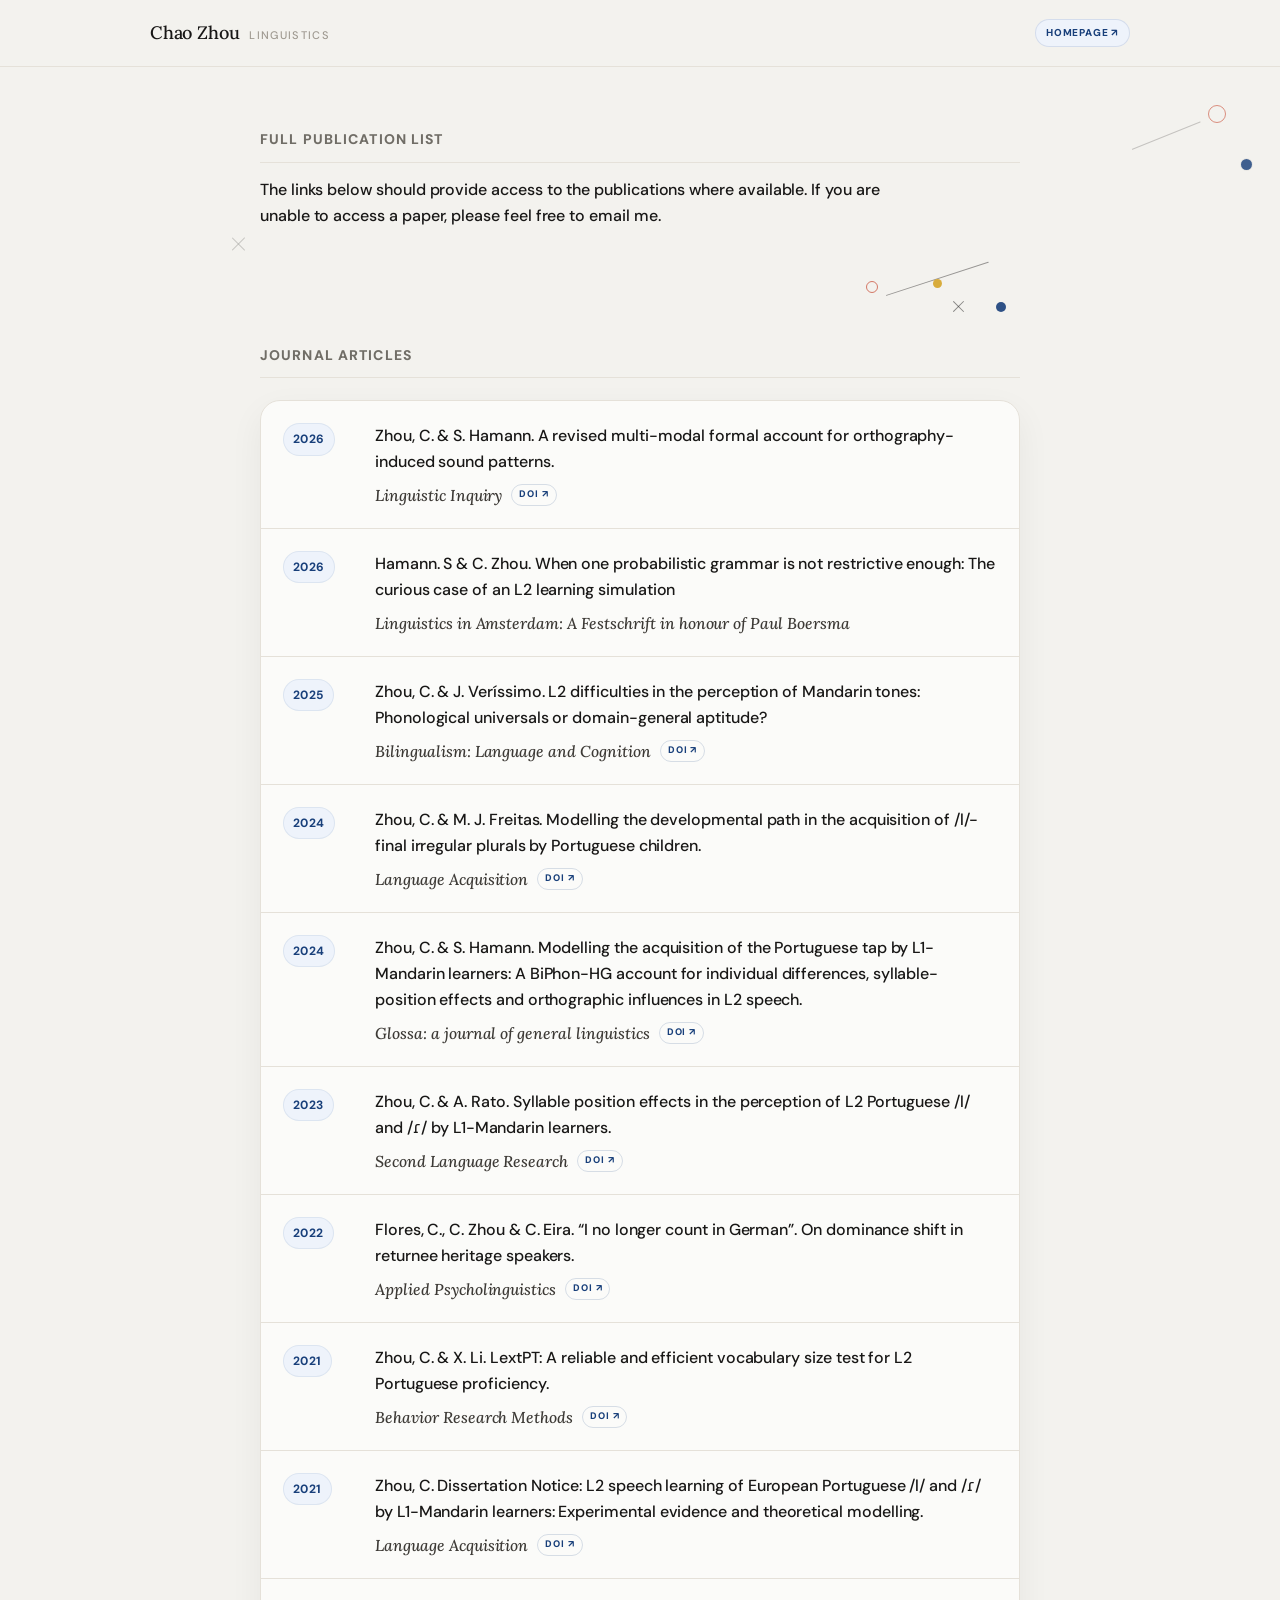
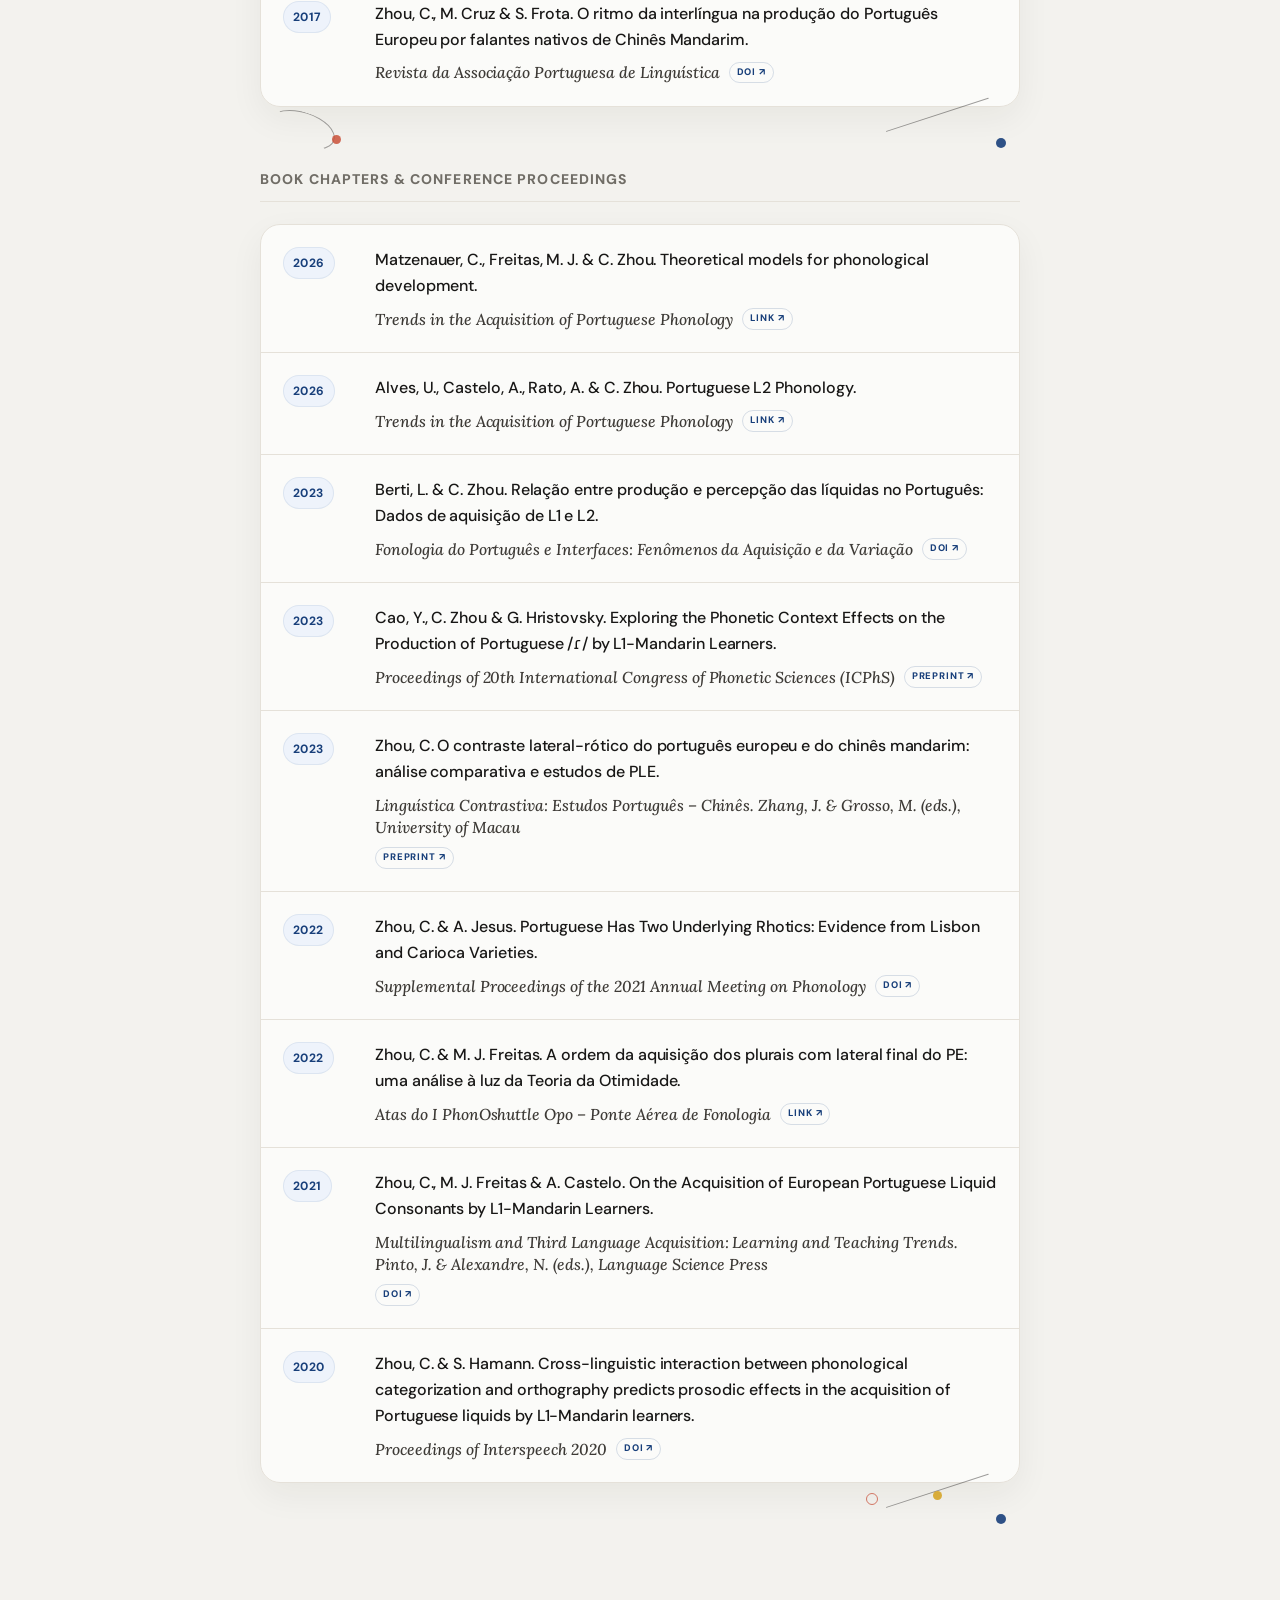
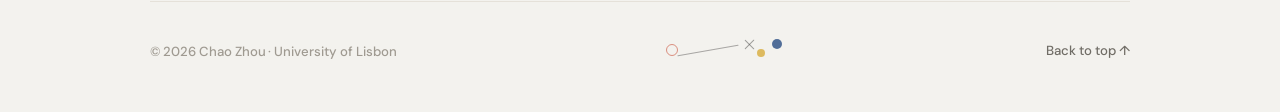
<file: publications.html>
<!DOCTYPE html>
<html lang="en">
<head>
  <meta charset="UTF-8" />
  <meta name="viewport" content="width=device-width, initial-scale=1.0" />
  <meta name="description" content="Full publication list of Chao Zhou, including journal articles, book chapters, and conference proceedings." />
  <meta property="og:title" content="Publications | Chao Zhou" />
  <meta property="og:description" content="Full publication list of Chao Zhou, including journal articles, book chapters, and conference proceedings." />
  <meta property="og:type" content="website" />
  <meta name="twitter:card" content="summary" />
  <title>Publications | Chao Zhou</title>

  <link rel="preconnect" href="https://fonts.googleapis.com" />
  <link rel="preconnect" href="https://fonts.gstatic.com" crossorigin />
  <link href="https://fonts.googleapis.com/css2?family=DM+Sans:ital,opsz,wght@0,9..40,300;0,9..40,400;0,9..40,500;0,9..40,600;1,9..40,400&family=Lora:ital,wght@0,400;0,500;0,600;1,400;1,500&display=swap" rel="stylesheet" />

  <style>
    :root {
      --bg: #f3f2ee;
      --paper: #fbfaf6;
      --text: #181716;
      --soft-text: #3d3a36;
      --muted: #706d66;
      --faint: #9f9a91;
      --line: #d8d4cc;
      --line-soft: #e5e1d9;
      --accent: #183f7a;
      --accent-soft: #eef3fb;
      --accent-soft-strong: #dfeafe;
      --surface: rgba(255, 255, 255, 0.68);
      --surface-hover: rgba(255, 255, 255, 0.86);
      --shadow-soft: 0 12px 34px rgba(33, 29, 24, 0.055);

      --font-serif: "Lora", Georgia, serif;
      --font-sans: "DM Sans", system-ui, -apple-system, BlinkMacSystemFont, "Segoe UI", sans-serif;

      --max: 980px;
      --narrow: 760px;
      --transition: 160ms ease;
    }

    *, *::before, *::after {
      box-sizing: border-box;
    }

    html {
      scroll-behavior: smooth;
      -webkit-font-smoothing: antialiased;
      text-rendering: optimizeLegibility;
    }

    body {
      margin: 0;
      color: var(--text);
      background: var(--bg);
      font-family: var(--font-sans);
      font-size: 16px;
      line-height: 1.68;
      letter-spacing: -0.002em;
    }

    a {
      color: inherit;
    }

    ::selection {
      background: #e4ecf8;
    }

    .nav {
      position: sticky;
      top: 0;
      z-index: 20;
      background: rgba(243, 242, 238, 0.9);
      backdrop-filter: blur(14px);
      border-bottom: 1px solid var(--line-soft);
    }

    .nav-inner {
      width: min(var(--max), calc(100% - 44px));
      min-height: 66px;
      margin: 0 auto;
      display: flex;
      align-items: center;
      justify-content: space-between;
      gap: 24px;
    }

    .brand {
      text-decoration: none;
      display: inline-flex;
      align-items: baseline;
      gap: 10px;
      min-width: max-content;
    }

    .brand-name {
      font-family: var(--font-serif);
      font-size: 18px;
      font-weight: 500;
      letter-spacing: -0.01em;
    }

    .brand-subtitle {
      color: var(--faint);
      font-size: 11px;
      font-weight: 500;
      letter-spacing: 0.12em;
      text-transform: uppercase;
    }

    .back-link {
      display: inline-flex;
      align-items: center;
      gap: 4px;
      padding: 5px 10px;
      border-radius: 999px;
      color: var(--accent);
      background: var(--accent-soft);
      border: 1px solid rgba(24, 63, 122, 0.12);
      font-size: 10px;
      font-weight: 800;
      letter-spacing: 0.08em;
      text-decoration: none;
      text-transform: uppercase;
      white-space: nowrap;
      transition: background var(--transition), border-color var(--transition), transform var(--transition);
    }

    .back-link:hover {
      background: var(--accent-soft-strong);
      border-color: rgba(24, 63, 122, 0.2);
      transform: translateY(-1px);
    }

    .wrap {
      width: min(var(--max), calc(100% - 44px));
      margin: 0 auto;
    }

    .narrow {
      max-width: var(--narrow);
      margin: 0 auto;
    }

    .page-header {
      padding: 64px 0 38px;
    }

    .page-intro {
      padding-bottom: 4px;
    }

    h1, h2, p {
      margin-top: 0;
    }

    h1 {
      margin: 0 0 14px;
      padding: 0 0 14px;
      border-bottom: 1px solid var(--line-soft);
      color: var(--muted);
      font-family: var(--font-sans);
      font-size: 14px;
      font-weight: 800;
      letter-spacing: 0.08em;
      line-height: 1.2;
      text-transform: uppercase;
    }

    .page-subtitle {
      max-width: 660px;
      margin: 0;
      color: var(--text);
      font-size: 16px;
      font-weight: 500;
      line-height: 1.62;
      letter-spacing: -0.004em;
    }

    .section {
      padding: 28px 0 0;
    }

    .section-title {
      margin: 0 0 22px;
      padding: 0 0 14px;
      border-bottom: 1px solid var(--line-soft);
      color: var(--muted);
      font-family: var(--font-sans);
      font-size: 14px;
      font-weight: 800;
      letter-spacing: 0.08em;
      line-height: 1.2;
      text-transform: uppercase;
    }

    .pub-card {
      overflow: hidden;
      border: 1px solid var(--line-soft);
      border-radius: 20px;
      background: var(--surface);
      box-shadow: var(--shadow-soft);
    }

    .publist {
      display: flex;
      flex-direction: column;
    }

    .pub {
      position: relative;
      display: grid;
      grid-template-columns: 72px minmax(0, 1fr);
      gap: 20px;
      padding: 22px;
      border-bottom: 1px solid var(--line-soft);
      transition: background var(--transition);
    }

    .pub:last-child {
      border-bottom: 0;
    }

    .pub::before {
      content: "";
      position: absolute;
      left: 0;
      top: 0;
      bottom: 0;
      width: 3px;
      background: var(--accent);
      opacity: 0;
      transition: opacity var(--transition);
    }

    .pub:hover {
      background: var(--surface-hover);
    }

    .pub:hover::before {
      opacity: 1;
    }

    .year {
      width: fit-content;
      height: fit-content;
      padding: 5px 9px;
      border-radius: 999px;
      color: var(--accent);
      background: var(--accent-soft);
      border: 1px solid rgba(24, 63, 122, 0.08);
      font-size: 12px;
      font-weight: 700;
      letter-spacing: 0.04em;
    }

    .pub-body {
      min-width: 0;
    }

    .pub-authors {
      display: inline;
      color: inherit;
      font-size: inherit;
      font-weight: inherit;
      line-height: inherit;
    }

    .pub-title {
      display: block;
      color: var(--text);
      font-size: 16px;
      font-weight: 500;
      line-height: 1.62;
      letter-spacing: -0.004em;
    }

    .journal-row {
      display: flex;
      flex-wrap: wrap;
      align-items: center;
      gap: 9px;
      margin-top: 9px;
    }

    .journal {
      color: var(--soft-text);
      font-family: var(--font-serif);
      font-size: 15.8px;
      font-style: italic;
      font-weight: 500;
      line-height: 1.4;
    }

    .doi-badge {
      display: inline-flex;
      align-items: center;
      gap: 4px;
      padding: 2px 7px;
      border-radius: 999px;
      color: var(--accent);
      background: transparent;
      border: 1px solid rgba(24, 63, 122, 0.16);
      font-size: 9.5px;
      font-weight: 800;
      letter-spacing: 0.09em;
      text-decoration: none;
      text-transform: uppercase;
      transition: background var(--transition), border-color var(--transition), transform var(--transition);
    }

    .doi-badge:hover {
      background: var(--accent-soft);
      border-color: rgba(24, 63, 122, 0.22);
      transform: translateY(-1px);
    }

    .footer {
      width: min(var(--max), calc(100% - 44px));
      margin: 76px auto 0;
      padding: 38px 0 48px;
      border-top: 1px solid var(--line-soft);
      display: flex;
      align-items: center;
      justify-content: space-between;
      gap: 20px;
      color: var(--faint);
      font-size: 13.2px;
      font-weight: 500;
    }

    .back-top {
      color: var(--muted);
      text-decoration: none;
      border-bottom: 1px solid transparent;
      transition: color var(--transition), border-color var(--transition);
    }

    .back-top:hover {
      color: var(--text);
      border-color: var(--text);
    }

    .reveal {
      opacity: 0;
      transform: translateY(8px);
      transition: opacity 420ms ease, transform 420ms ease;
    }

    .reveal.is-visible {
      opacity: 1;
      transform: translateY(0);
    }

    @media (prefers-reduced-motion: reduce) {
      *, *::before, *::after {
        animation-duration: 1ms !important;
        scroll-behavior: auto !important;
        transition-duration: 1ms !important;
      }

      .reveal {
        opacity: 1;
        transform: none;
      }
    }

    @media (max-width: 760px) {
      .nav-inner,
      .wrap,
      .footer {
        width: min(100% - 30px, var(--max));
      }

      .nav-inner {
        min-height: auto;
        padding: 14px 0;
        align-items: flex-start;
        flex-direction: column;
        gap: 12px;
      }

      .page-header {
        padding-top: 44px;
      }

      .summary-row {
        grid-template-columns: 1fr;
      }

      .summary-item {
        border-right: 0;
        border-bottom: 1px solid var(--line-soft);
      }

      .summary-item:last-child {
        border-bottom: 0;
      }

      .pub {
        grid-template-columns: 1fr;
        gap: 10px;
        padding: 20px 18px;
      }

      .footer {
        align-items: flex-start;
        flex-direction: column;
      }
    }

    /* Miró-inspired accents: quiet, peripheral, and text-safe */
    .page-header,
    .pub-card,
    .footer {
      position: relative;
    }

    .miro-mark {
      position: absolute;
      display: block;
      pointer-events: none;
      z-index: 0;
    }

    .page-intro,
    .pub-card > *:not(.miro-mark),
    .footer > * {
      position: relative;
      z-index: 1;
    }

    .miro-dot {
      width: 11px;
      height: 11px;
      border-radius: 50%;
      background: #c84a32;
      box-shadow: 0 0 0 1px rgba(24, 23, 22, 0.06);
    }

    .miro-dot.blue {
      background: #183f7a;
    }

    .miro-dot.yellow {
      background: #d6a62c;
    }

    .miro-ring {
      width: 18px;
      height: 18px;
      border: 1.35px solid rgba(200, 74, 50, 0.72);
      border-radius: 50%;
      background: transparent;
    }

    .miro-line {
      width: 74px;
      height: 1.2px;
      background: rgba(24, 23, 22, 0.44);
      border-radius: 999px;
      transform-origin: left center;
    }

    .miro-arc {
      width: 64px;
      height: 34px;
      border: 1.3px solid rgba(24, 23, 22, 0.42);
      border-left-color: transparent;
      border-bottom-color: transparent;
      border-radius: 50%;
      transform: rotate(-18deg);
    }

    .miro-star {
      width: 18px;
      height: 18px;
    }

    .miro-star::before,
    .miro-star::after {
      content: "";
      position: absolute;
      left: 8px;
      top: 0;
      width: 1.2px;
      height: 18px;
      background: rgba(24, 23, 22, 0.5);
      border-radius: 999px;
    }

    .miro-star::before {
      transform: rotate(45deg);
    }

    .miro-star::after {
      transform: rotate(-45deg);
    }

    .miro-eye {
      width: 38px;
      height: 18px;
      border: 1.15px solid rgba(24, 23, 22, 0.38);
      border-radius: 60% 45% 60% 45%;
      transform: rotate(-12deg);
    }

    .miro-eye::after {
      content: "";
      position: absolute;
      left: 14px;
      top: 6px;
      width: 5px;
      height: 5px;
      border-radius: 50%;
      background: rgba(24, 63, 122, 0.8);
    }

    .header-miro-red {
      right: 54px;
      top: 38px;
      opacity: 0.82;
    }

    .header-miro-line {
      right: 74px;
      top: 82px;
      transform: rotate(-22deg);
      opacity: 0.48;
    }

    .header-miro-blue {
      right: 28px;
      top: 92px;
      opacity: 0.82;
    }

    .header-miro-star {
      left: calc(50% - 410px);
      bottom: 18px;
      opacity: 0.38;
    }

    .journal-card-arc {
      right: 20px;
      top: 18px;
      opacity: 0.44;
    }

    .journal-card-yellow {
      right: 82px;
      top: 34px;
      opacity: 0.78;
    }

    .journal-card-line {
      right: 32px;
      top: 64px;
      transform: rotate(-18deg);
      opacity: 0.34;
    }

    .proc-card-eye {
      right: 24px;
      top: 18px;
      opacity: 0.38;
    }

    .proc-card-blue {
      right: 76px;
      top: 42px;
      opacity: 0.78;
    }

    .proc-card-star {
      right: 34px;
      top: 76px;
      opacity: 0.34;
    }

    .footer-finale {
      position: relative;
      width: 126px;
      height: 28px;
      margin-top: -4px;
      pointer-events: none;
      opacity: 0.82;
    }

    .footer-finale-line {
      position: absolute;
      left: 18px;
      top: 14px;
      width: 62px;
      height: 1.2px;
      background: rgba(24, 23, 22, 0.42);
      transform: rotate(-10deg);
      border-radius: 999px;
    }

    .footer-finale-red {
      position: absolute;
      left: 7px;
      top: 8px;
      width: 12px;
      height: 12px;
      border: 1.3px solid rgba(200, 74, 50, 0.72);
      border-radius: 50%;
    }

    .footer-finale-yellow {
      position: absolute;
      right: 20px;
      top: 13px;
      width: 8px;
      height: 8px;
      border-radius: 50%;
      background: rgba(214, 166, 44, 0.9);
    }

    .footer-finale-blue {
      position: absolute;
      right: 3px;
      top: 3px;
      width: 10px;
      height: 10px;
      border-radius: 50%;
      background: rgba(24, 63, 122, 0.9);
    }

    .footer-finale-star {
      position: absolute;
      left: 84px;
      top: 2px;
      width: 13px;
      height: 13px;
    }

    .footer-finale-star::before,
    .footer-finale-star::after {
      content: "";
      position: absolute;
      left: 6px;
      top: 0;
      width: 1.15px;
      height: 13px;
      background: rgba(24, 23, 22, 0.48);
      border-radius: 999px;
    }

    .footer-finale-star::before {
      transform: rotate(45deg);
    }

    .footer-finale-star::after {
      transform: rotate(-45deg);
    }

    @media (max-width: 760px) {
      .header-miro-star {
        display: none;
      }

      .header-miro-line {
        right: 40px;
        top: 72px;
        width: 56px;
        opacity: 0.34;
      }

      .header-miro-red {
        right: 24px;
        top: 30px;
      }

      .header-miro-blue {
        right: 18px;
        top: 90px;
      }

      .journal-card-line,
      .proc-card-star {
        display: none;
      }

      .journal-card-arc,
      .proc-card-eye {
        opacity: 0.26;
      }

      .journal-card-yellow,
      .proc-card-blue {
        opacity: 0.58;
      }
    }


    /* Text-safe revision: no Miró marks inside publication cards or text rows. */
    .pub-card .miro-mark {
      display: none !important;
    }

    .miro-spacer {
      position: relative;
      height: 54px;
      width: min(var(--narrow), calc(100% - 44px));
      margin: 0 auto;
      pointer-events: none;
      overflow: visible;
    }

    .miro-spacer.compact {
      height: 42px;
    }

    .miro-spacer-mark {
      position: absolute;
      display: block;
      pointer-events: none;
    }

    .spacer-line {
      right: 26px;
      top: 24px;
      width: 108px;
      height: 1.25px;
      background: rgba(24, 23, 22, 0.42);
      border-radius: 999px;
      transform: rotate(-18deg);
      transform-origin: left center;
    }

    .spacer-red {
      right: 142px;
      top: 10px;
      width: 12px;
      height: 12px;
      border-radius: 50%;
      border: 1.3px solid rgba(200, 74, 50, 0.72);
      background: transparent;
    }

    .spacer-blue {
      right: 14px;
      top: 31px;
      width: 10px;
      height: 10px;
      border-radius: 50%;
      background: rgba(24, 63, 122, 0.9);
    }

    .spacer-yellow {
      right: 78px;
      top: 8px;
      width: 9px;
      height: 9px;
      border-radius: 50%;
      background: rgba(214, 166, 44, 0.92);
    }

    .spacer-star {
      right: 54px;
      top: 28px;
      width: 15px;
      height: 15px;
    }

    .spacer-star::before,
    .spacer-star::after {
      content: "";
      position: absolute;
      left: 7px;
      top: 0;
      width: 1.15px;
      height: 15px;
      background: rgba(24, 23, 22, 0.48);
      border-radius: 999px;
    }

    .spacer-star::before {
      transform: rotate(45deg);
    }

    .spacer-star::after {
      transform: rotate(-45deg);
    }

    .spacer-arc {
      left: 8px;
      top: 5px;
      width: 68px;
      height: 36px;
      border: 1.25px solid rgba(24, 23, 22, 0.38);
      border-left-color: transparent;
      border-bottom-color: transparent;
      border-radius: 50%;
      transform: rotate(18deg);
    }

    .spacer-left-dot {
      left: 72px;
      top: 28px;
      width: 9px;
      height: 9px;
      border-radius: 50%;
      background: rgba(200, 74, 50, 0.82);
    }

    .section {
      padding-top: 22px;
    }

    @media (max-width: 760px) {
      .miro-spacer {
        width: min(100% - 30px, var(--max));
        height: 38px;
      }

      .spacer-arc,
      .spacer-left-dot {
        display: none;
      }

      .spacer-line {
        right: 28px;
        width: 78px;
        opacity: 0.36;
      }

      .spacer-red {
        right: 110px;
      }

      .spacer-yellow {
        right: 68px;
      }

      .spacer-blue {
        right: 14px;
      }

      .spacer-star {
        display: none;
      }
    }

  </style>
</head>
<body>
  <header class="nav" aria-label="Site navigation">
    <div class="nav-inner">
      <a class="brand" href="index.html" aria-label="Chao Zhou homepage">
        <span class="brand-name">Chao Zhou</span>
        <span class="brand-subtitle">Linguistics</span>
      </a>

      <a class="back-link" href="index.html" aria-label="Return to Chao Zhou homepage">Homepage ↗</a>
    </div>
  </header>

  <main>
    <section class="page-header">
      <span class="miro-mark miro-ring header-miro-red" aria-hidden="true"></span>
      <span class="miro-mark miro-line header-miro-line" aria-hidden="true"></span>
      <span class="miro-mark miro-dot blue header-miro-blue" aria-hidden="true"></span>
      <span class="miro-mark miro-star header-miro-star" aria-hidden="true"></span>
      <div class="wrap narrow">
        <div class="page-intro reveal">
          <h1>Full Publication List</h1>
          <p class="page-subtitle">The links below should provide access to the publications where available. If you are unable to access a paper, please feel free to email me.</p>
        </div>
      </div>
    </section>

    <div class="miro-spacer" aria-hidden="true">
      <span class="miro-spacer-mark spacer-red"></span>
      <span class="miro-spacer-mark spacer-line"></span>
      <span class="miro-spacer-mark spacer-yellow"></span>
      <span class="miro-spacer-mark spacer-blue"></span>
      <span class="miro-spacer-mark spacer-star"></span>
    </div>

    <section class="section">
      <div class="wrap narrow">
        <h2 class="section-title">Journal Articles</h2>
        <div class="pub-card reveal">
          <div class="publist" id="pub-container"></div>
        </div>
      </div>
    </section>

    <div class="miro-spacer compact" aria-hidden="true">
      <span class="miro-spacer-mark spacer-arc"></span>
      <span class="miro-spacer-mark spacer-left-dot"></span>
      <span class="miro-spacer-mark spacer-line"></span>
      <span class="miro-spacer-mark spacer-blue"></span>
    </div>

    <section class="section">
      <div class="wrap narrow">
        <h2 class="section-title">Book Chapters &amp; Conference Proceedings</h2>
        <div class="pub-card reveal">
          <div class="publist" id="proc-container"></div>
        </div>
      </div>
    </section>
  </main>

  <div class="miro-spacer compact" aria-hidden="true">
    <span class="miro-spacer-mark spacer-red"></span>
    <span class="miro-spacer-mark spacer-line"></span>
    <span class="miro-spacer-mark spacer-yellow"></span>
    <span class="miro-spacer-mark spacer-blue"></span>
  </div>

  <footer class="footer">
    <span>© 2026 Chao Zhou · University of Lisbon</span>
    <div class="footer-finale" aria-hidden="true">
      <span class="footer-finale-red"></span>
      <span class="footer-finale-line"></span>
      <span class="footer-finale-star"></span>
      <span class="footer-finale-yellow"></span>
      <span class="footer-finale-blue"></span>
    </div>
    <a class="back-top" href="#top" aria-label="Back to the top of the publication page">Back to top ↑</a>
  </footer>

  <script>
    const publications = [
      { title: "Zhou, C. & S. Hamann. A revised multi-modal formal account for orthography-induced sound patterns.", journal: "Linguistic Inquiry", year: "2026", doi: "10.1162/LING.a.585" },
      { title: "Hamann. S & C. Zhou. When one probabilistic grammar is not restrictive enough: The curious case of an L2 learning simulation", journal: "Linguistics in Amsterdam: A Festschrift in honour of Paul Boersma", year: "2026", link: "https://linguisticsinamsterdam.nl/article/view/29632", linkLabel: "Link" },
      { title: "Zhou, C. & J. Veríssimo. L2 difficulties in the perception of Mandarin tones: Phonological universals or domain-general aptitude?", journal: "Bilingualism: Language and Cognition", year: "2025", doi: "10.1017/S1366728925100114" },
      { title: "Zhou, C. & M. J. Freitas. Modelling the developmental path in the acquisition of /l/-final irregular plurals by Portuguese children.", journal: "Language Acquisition", year: "2024", doi: "10.1080/10489223.2024.2314029" },
      { title: "Zhou, C. & S. Hamann. Modelling the acquisition of the Portuguese tap by L1-Mandarin learners: A BiPhon-HG account for individual differences, syllable-position effects and orthographic influences in L2 speech.", journal: "Glossa: a journal of general linguistics", year: "2024", doi: "10.16995/glossa.9692" },
      { title: "Zhou, C. & A. Rato. Syllable position effects in the perception of L2 Portuguese /l/ and /ɾ/ by L1-Mandarin learners.", journal: "Second Language Research", year: "2023", doi: "10.1177/02676583221137713" },
      { title: "Flores, C., C. Zhou & C. Eira. “I no longer count in German”. On dominance shift in returnee heritage speakers.", journal: "Applied Psycholinguistics", year: "2022", doi: "10.1017/S0142716422000261" },
      { title: "Zhou, C. & X. Li. LextPT: A reliable and efficient vocabulary size test for L2 Portuguese proficiency.", journal: "Behavior Research Methods", year: "2021", doi: "10.3758/s13428-021-01731-1" },
      { title: "Zhou, C. Dissertation Notice: L2 speech learning of European Portuguese /l/ and /ɾ/ by L1-Mandarin learners: Experimental evidence and theoretical modelling.", journal: "Language Acquisition", year: "2021", doi: "10.1080/10489223.2021.1952591" },
      { title: "Zhou, C., M. Cruz & S. Frota. O ritmo da interlíngua na produção do Português Europeu por falantes nativos de Chinês Mandarim.", journal: "Revista da Associação Portuguesa de Linguística", year: "2017", doi: "10.26334/2183-9077/rapln3ano2017a22" }
    ];

    const pubEl = document.getElementById("pub-container");

    publications.forEach((publication) => {
      const item = document.createElement("article");
      item.className = "pub";
      item.innerHTML = `
        <span class="year">${publication.year}</span>
        <div class="pub-body">
          <span class="pub-title">${publication.title}</span>
          <span class="journal-row">
            <em class="journal">${publication.journal}</em>
            ${publication.doi ? `<a class="doi-badge" href="https://doi.org/${publication.doi}" target="_blank" rel="noopener" title="${publication.doi}" aria-label="Open DOI ${publication.doi} in a new tab">doi ↗</a>` : ""}
          </span>
        </div>
      `;
      pubEl.appendChild(item);
    });

    const proceedings = [
      { authors: "Matzenauer, C., Freitas, M. J. & C. Zhou.", title: "Theoretical models for phonological development.", book: "Trends in the Acquisition of Portuguese Phonology", year: "2026", link: "https://www.routledge.com/Trends-in-the-Acquisition-of-Portuguese-Phonology/Matzenauer-Lazzarotto-Volcao-Freitas/p/book/9781032846989", linkLabel: "Link" },
      { authors: "Alves, U., Castelo, A., Rato, A. & C. Zhou.", title: "Portuguese L2 Phonology.", book: "Trends in the Acquisition of Portuguese Phonology", year: "2026", link: "https://www.routledge.com/Trends-in-the-Acquisition-of-Portuguese-Phonology/Matzenauer-Lazzarotto-Volcao-Freitas/p/book/9781032846989", linkLabel: "Link" },
      { authors: "Berti, L. & C. Zhou.", title: "Relação entre produção e percepção das líquidas no Português: Dados de aquisição de L1 e L2.", book: "Fonologia do Português e Interfaces: Fenômenos da Aquisição e da Variação", year: "2023", link: "https://doi.org/10.4324/9781003294344-7", linkLabel: "DOI" },
      { authors: "Cao, Y., C. Zhou & G. Hristovsky.", title: "Exploring the Phonetic Context Effects on the Production of Portuguese /ɾ/ by L1-Mandarin Learners.", book: "Proceedings of 20th International Congress of Phonetic Sciences (ICPhS)", year: "2023", link: "https://www.researchgate.net/publication/370230928", linkLabel: "Preprint" },
      { authors: "Zhou, C.", title: "O contraste lateral-rótico do português europeu e do chinês mandarim: análise comparativa e estudos de PLE.", book: "Linguística Contrastiva: Estudos Português – Chinês. Zhang, J. & Grosso, M. (eds.), University of Macau", year: "2023", link: "https://www.researchgate.net/publication/368983650", linkLabel: "Preprint" },
      { authors: "Zhou, C. & A. Jesus.", title: "Portuguese Has Two Underlying Rhotics: Evidence from Lisbon and Carioca Varieties.", book: "Supplemental Proceedings of the 2021 Annual Meeting on Phonology", year: "2022", link: "https://doi.org/10.3765/amp.v9i0.5167", linkLabel: "DOI" },
      { authors: "Zhou, C. & M. J. Freitas.", title: "A ordem da aquisição dos plurais com lateral final do PE: uma análise à luz da Teoria da Otimidade.", book: "Atas do I PhonOshuttle Opo – Ponte Aérea de Fonologia", year: "2022", link: "https://ler.letras.up.pt/uploads/ficheiros/19217.pdf", linkLabel: "Link" },
      { authors: "Zhou, C., M. J. Freitas & A. Castelo.", title: "On the Acquisition of European Portuguese Liquid Consonants by L1-Mandarin Learners.", book: "Multilingualism and Third Language Acquisition: Learning and Teaching Trends. Pinto, J. & Alexandre, N. (eds.), Language Science Press", year: "2021", link: "https://langsci-press.org/catalog/book/290", linkLabel: "DOI" },
      { authors: "Zhou, C. & S. Hamann.", title: "Cross-linguistic interaction between phonological categorization and orthography predicts prosodic effects in the acquisition of Portuguese liquids by L1-Mandarin learners.", book: "Proceedings of Interspeech 2020", year: "2020", link: "http://doi.org/10.21437/interspeech.2020-2689", linkLabel: "DOI" }
    ];

    const procEl = document.getElementById("proc-container");

    proceedings.forEach((publication) => {
      const item = document.createElement("article");
      item.className = "pub";
      item.innerHTML = `
        <span class="year">${publication.year}</span>
        <div class="pub-body">
          <span class="pub-title">${publication.authors} ${publication.title}</span>
          <span class="journal-row">
            <em class="journal">${publication.book}</em>
            ${publication.link ? `<a class="doi-badge" href="${publication.link}" target="_blank" rel="noopener" aria-label="Open ${publication.linkLabel} for ${publication.title} in a new tab">${publication.linkLabel} ↗</a>` : ""}
          </span>
        </div>
      `;
      procEl.appendChild(item);
    });

    const revealItems = document.querySelectorAll(".reveal");

    if ("IntersectionObserver" in window) {
      const observer = new IntersectionObserver((entries) => {
        entries.forEach((entry) => {
          if (entry.isIntersecting) {
            entry.target.classList.add("is-visible");
            observer.unobserve(entry.target);
          }
        });
      }, { threshold: 0.14 });

      revealItems.forEach((item) => observer.observe(item));
    } else {
      revealItems.forEach((item) => item.classList.add("is-visible"));
    }
  </script>
</body>
</html>
</file>
